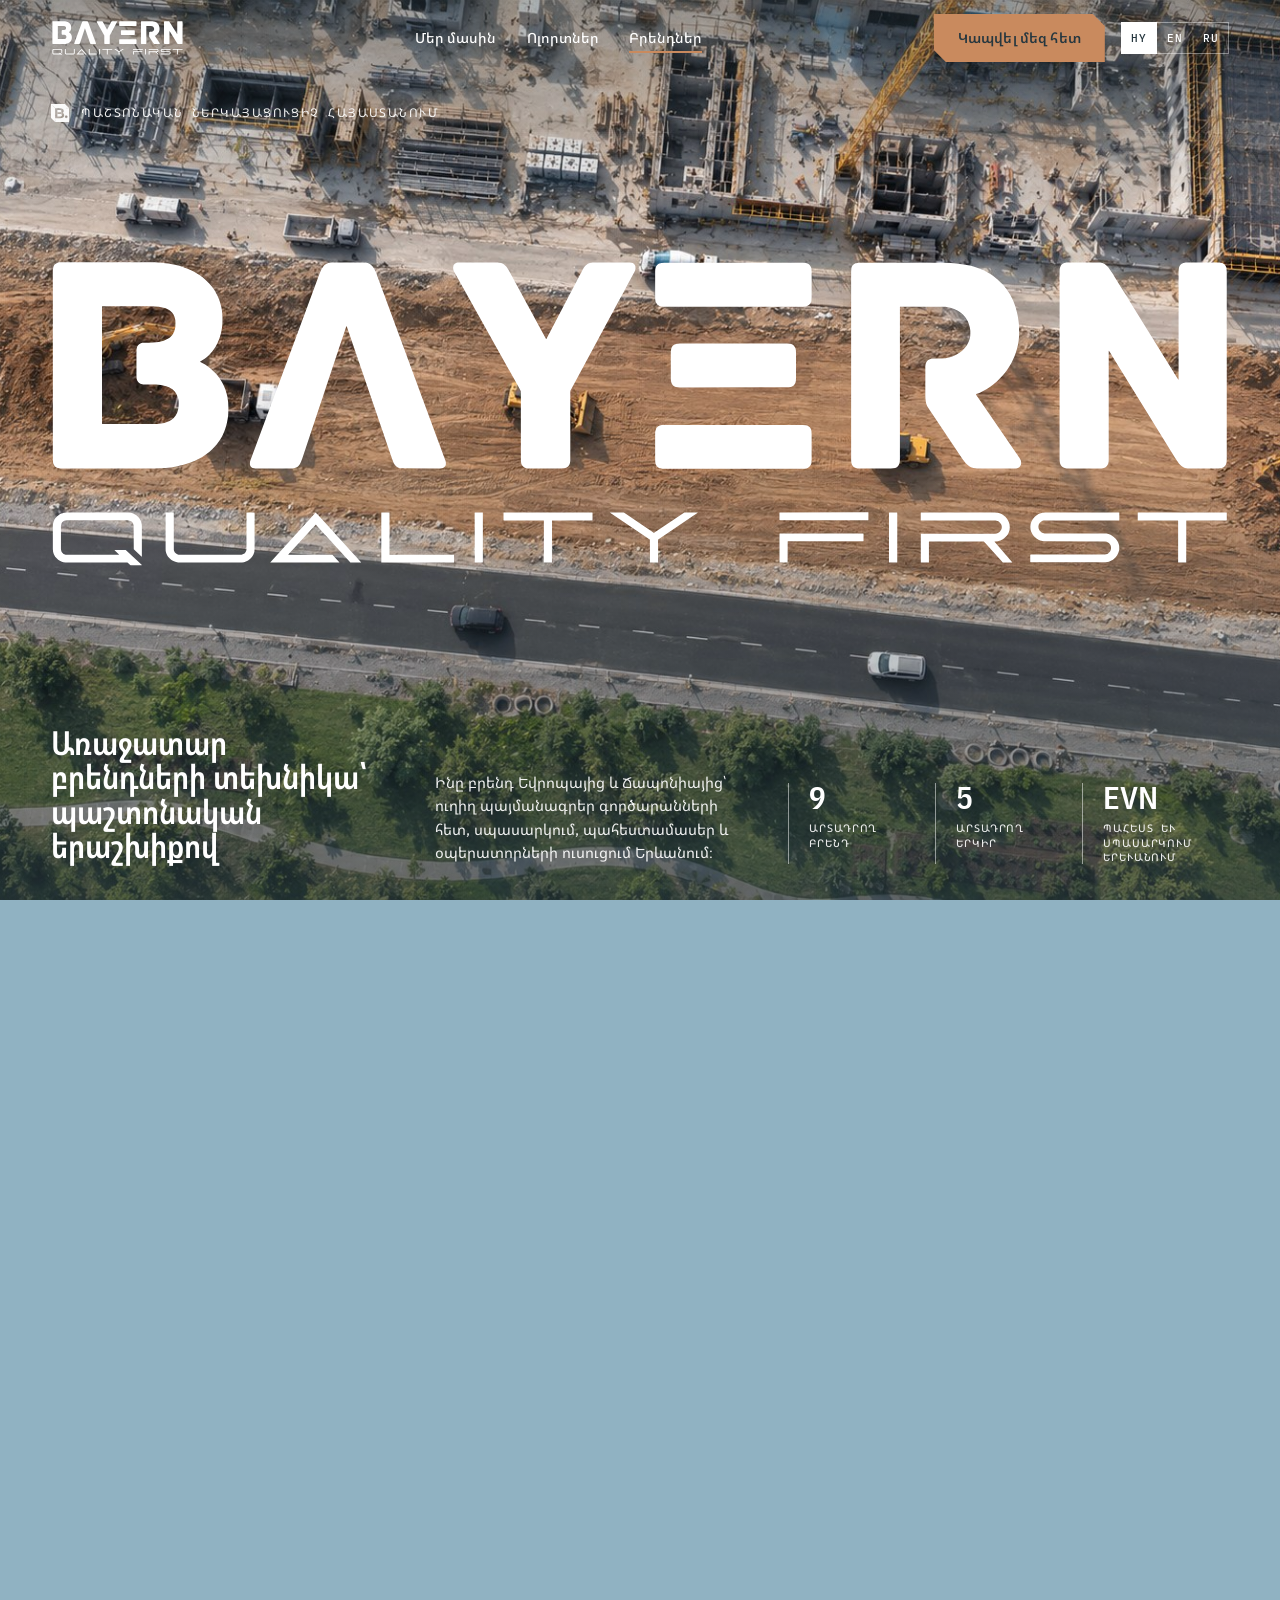
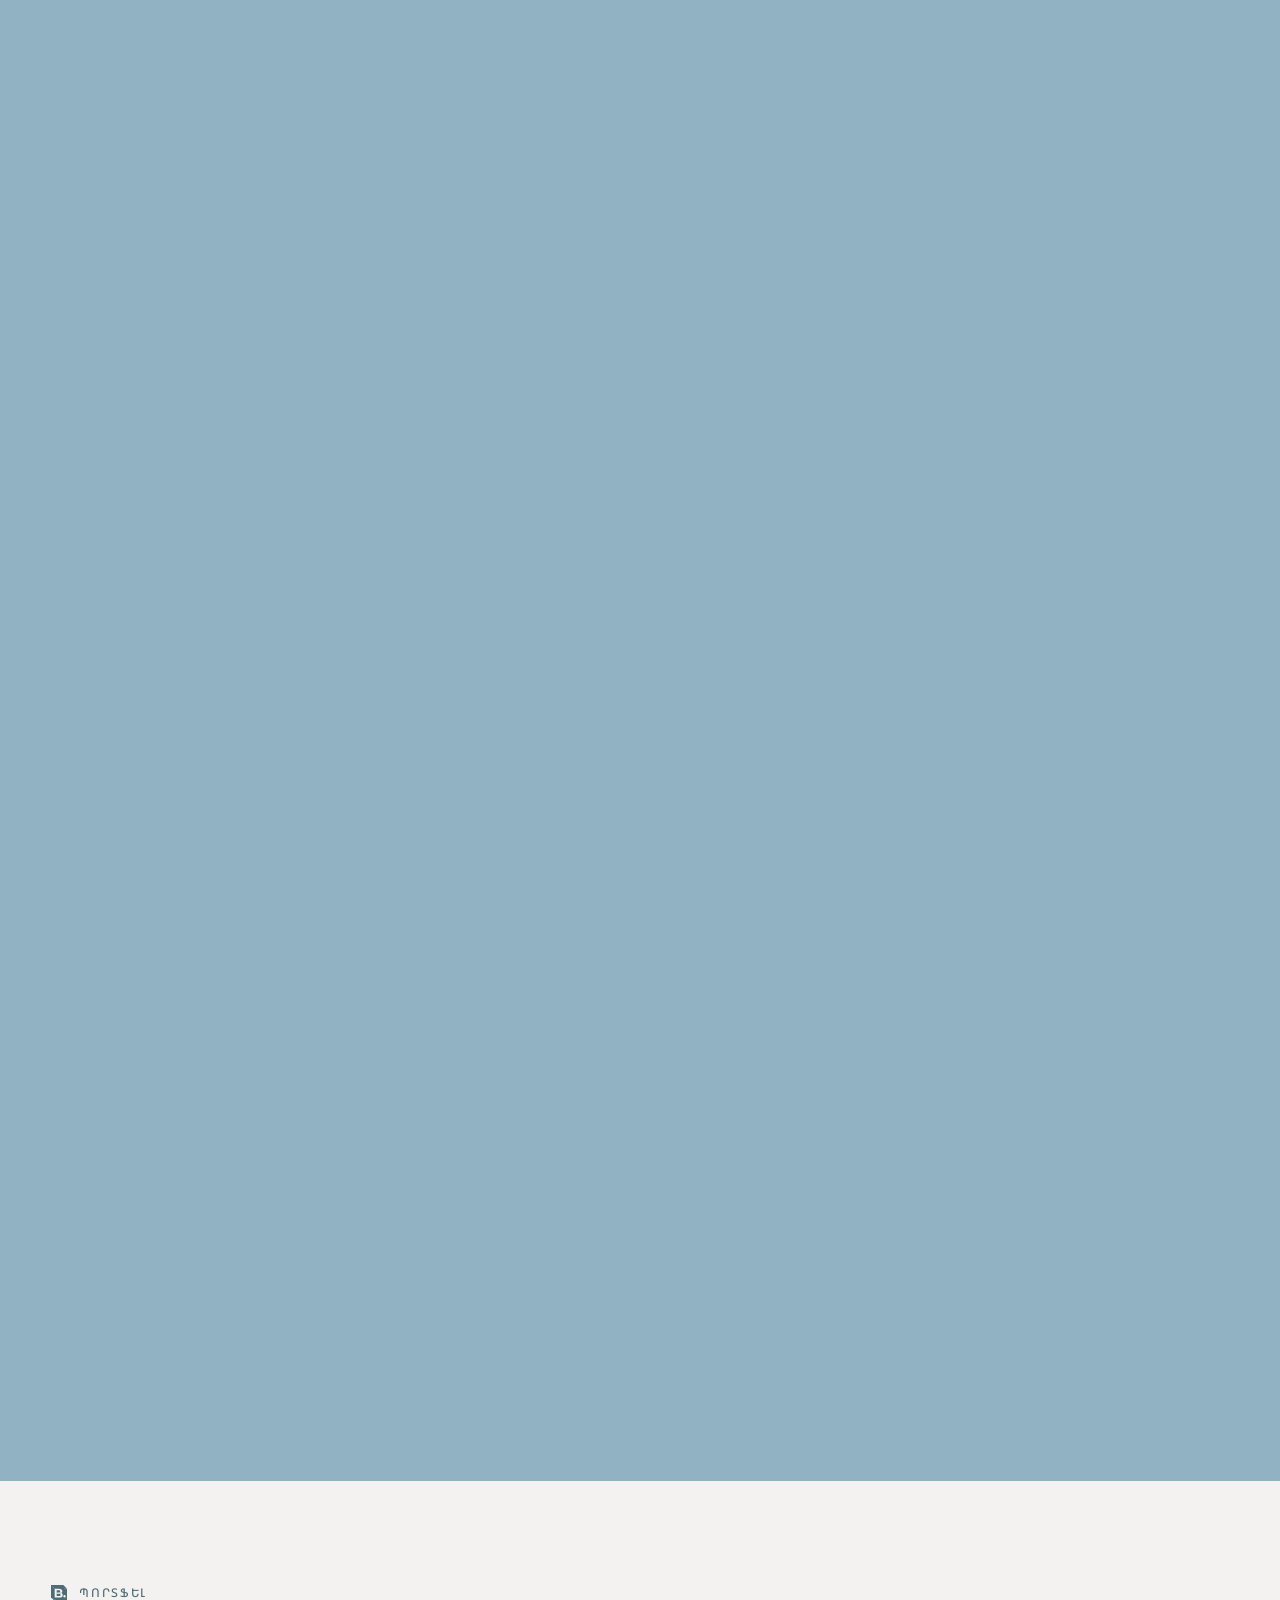
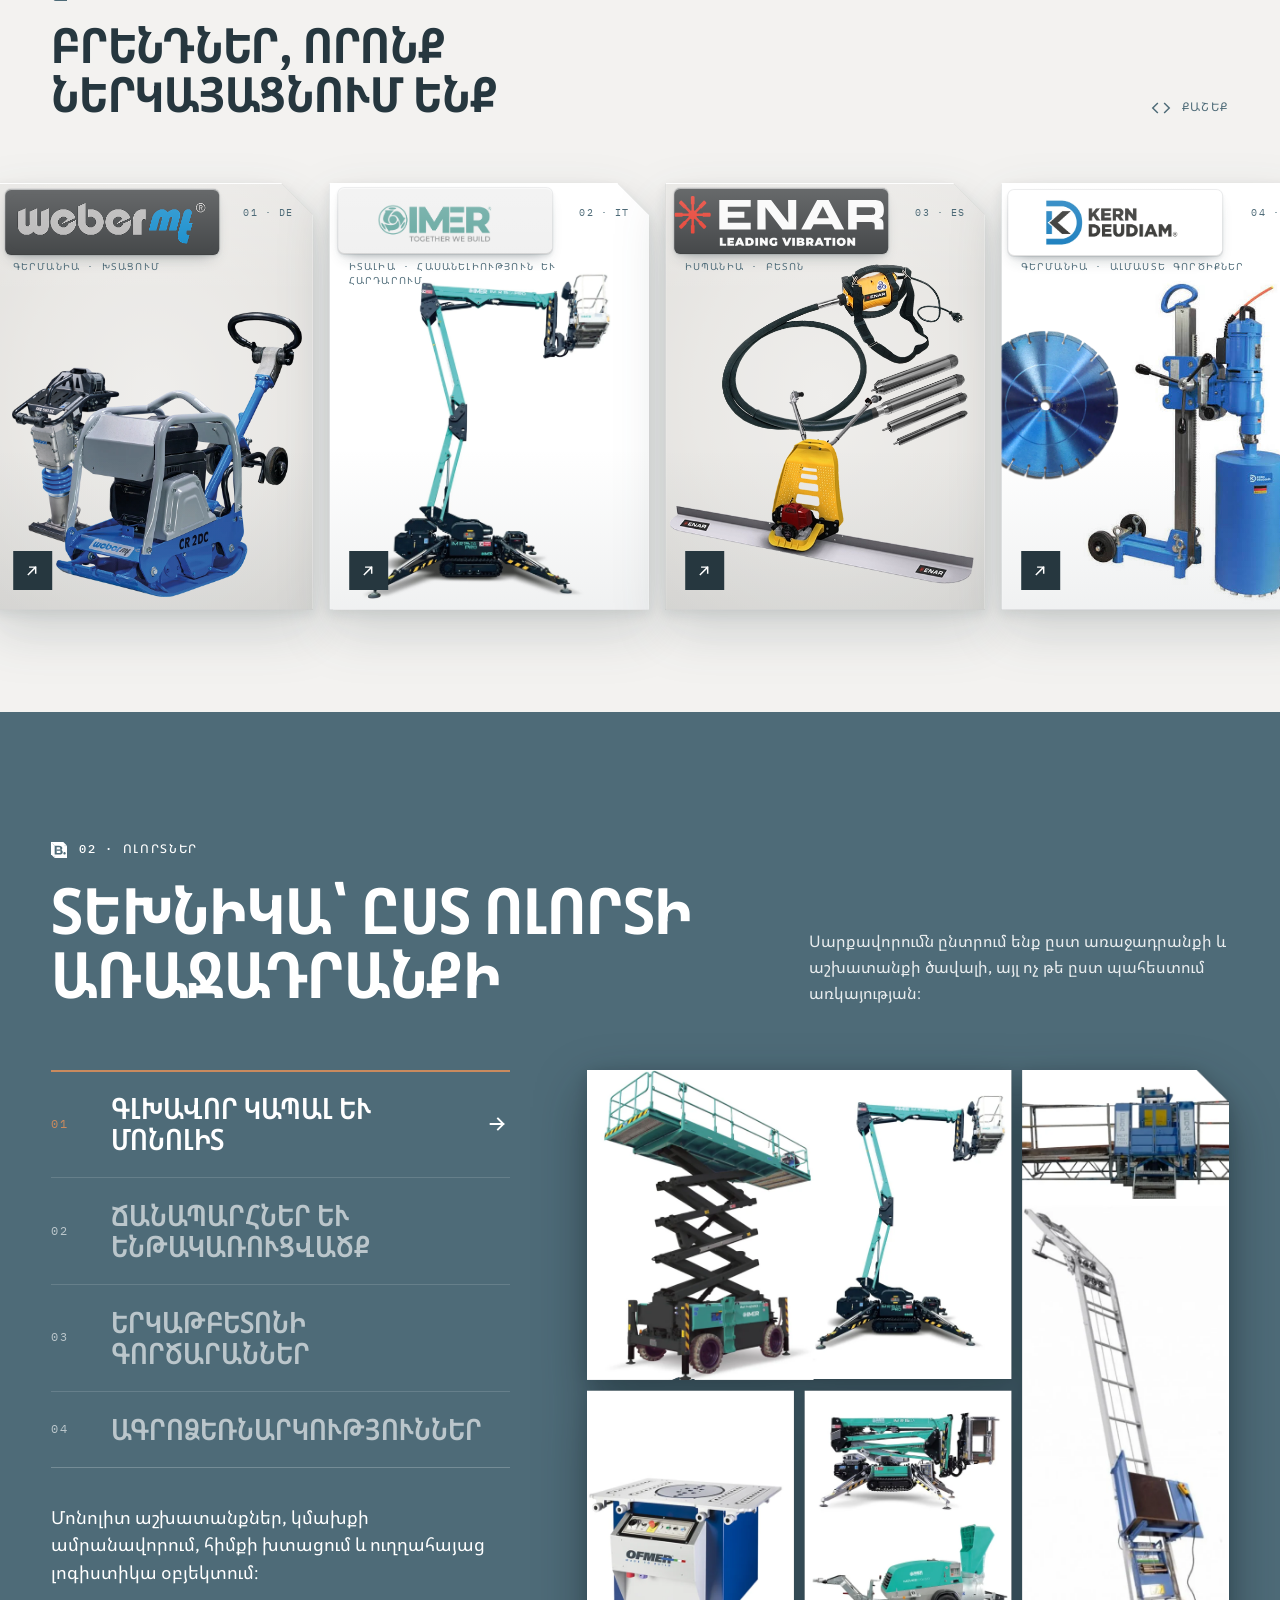
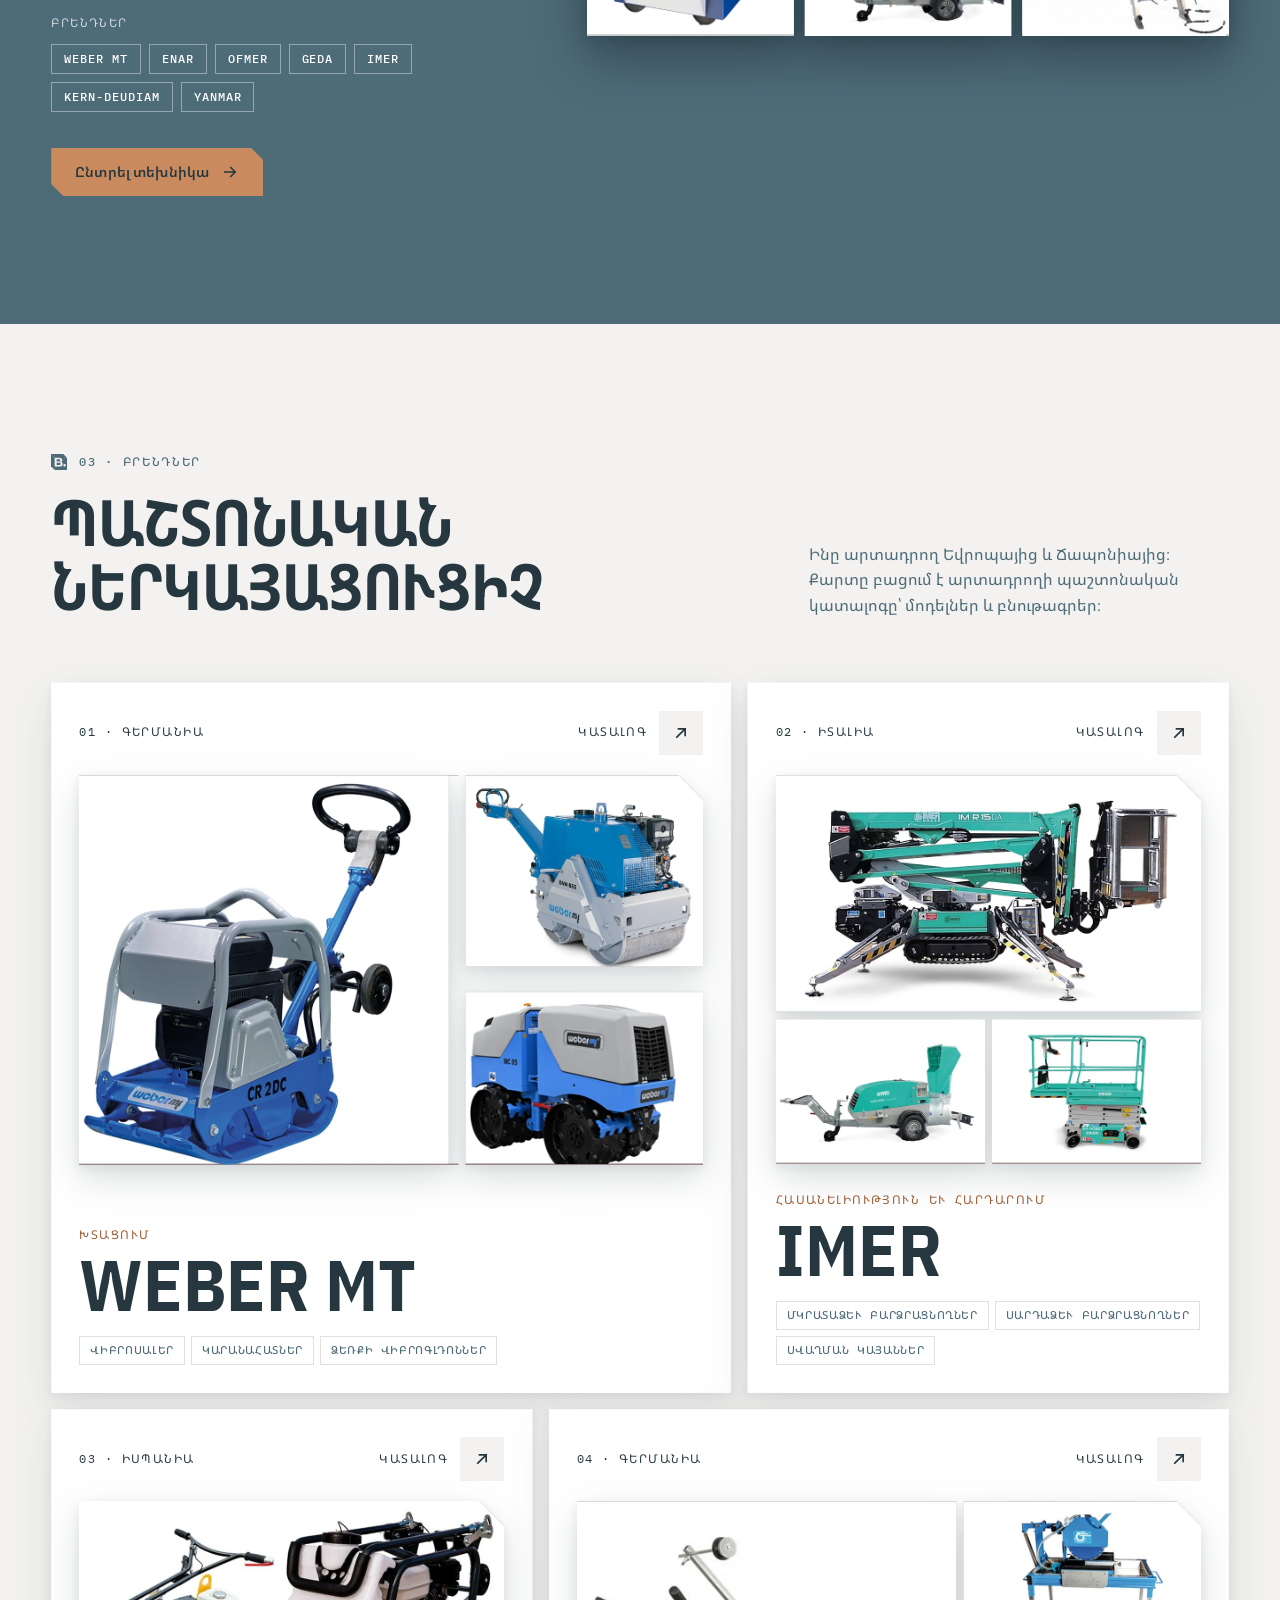
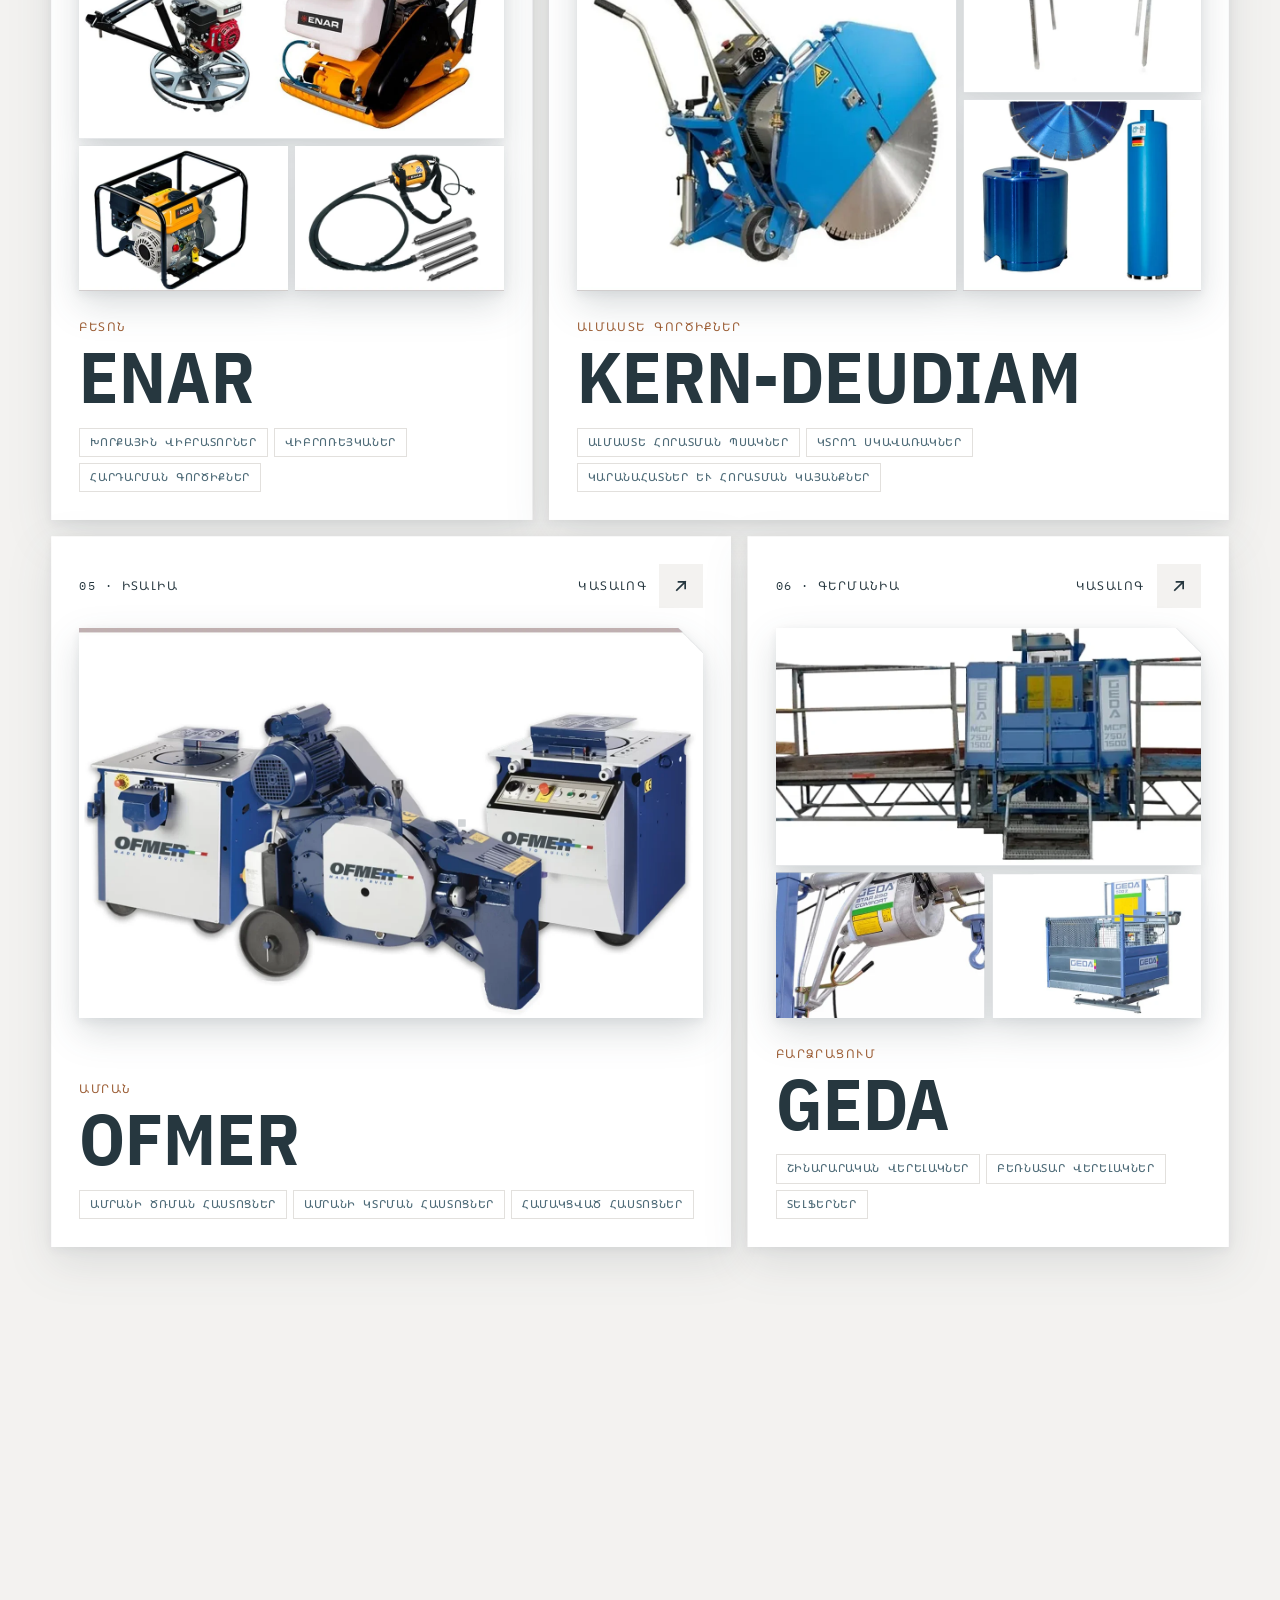
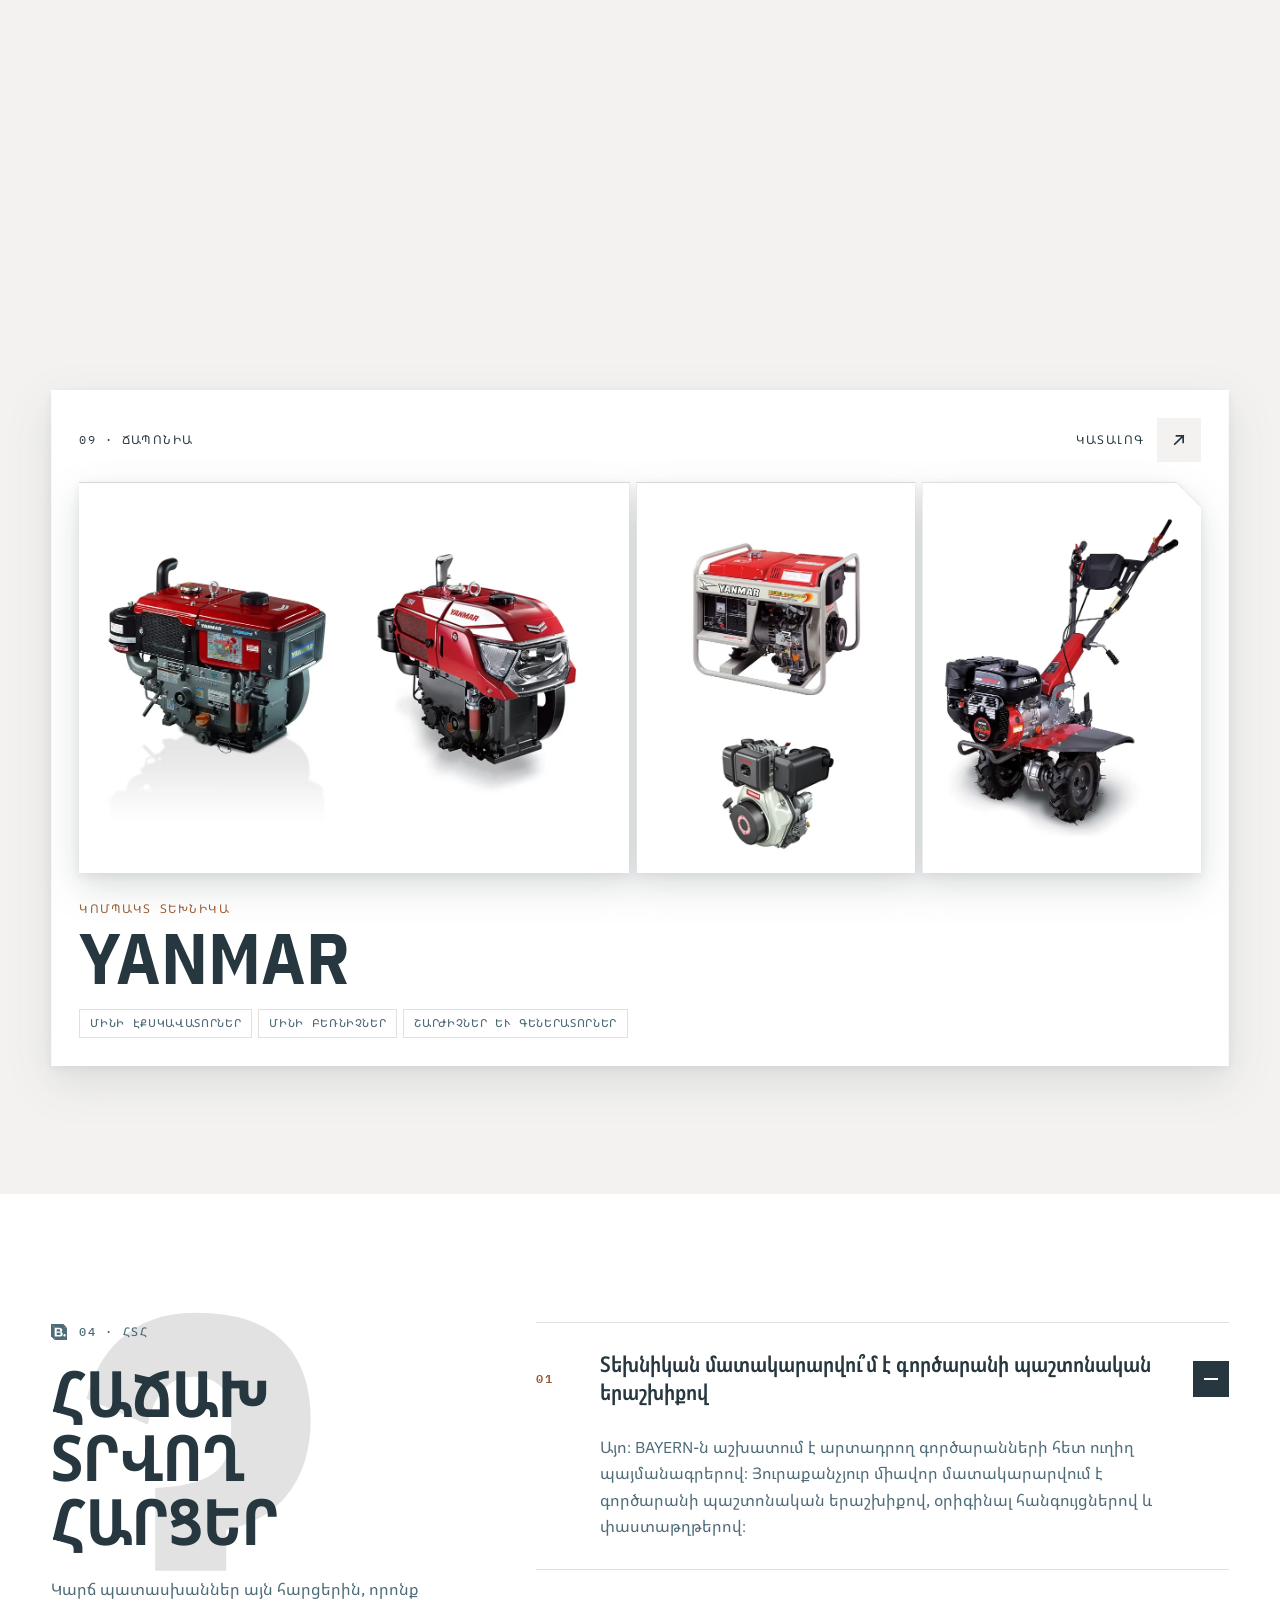
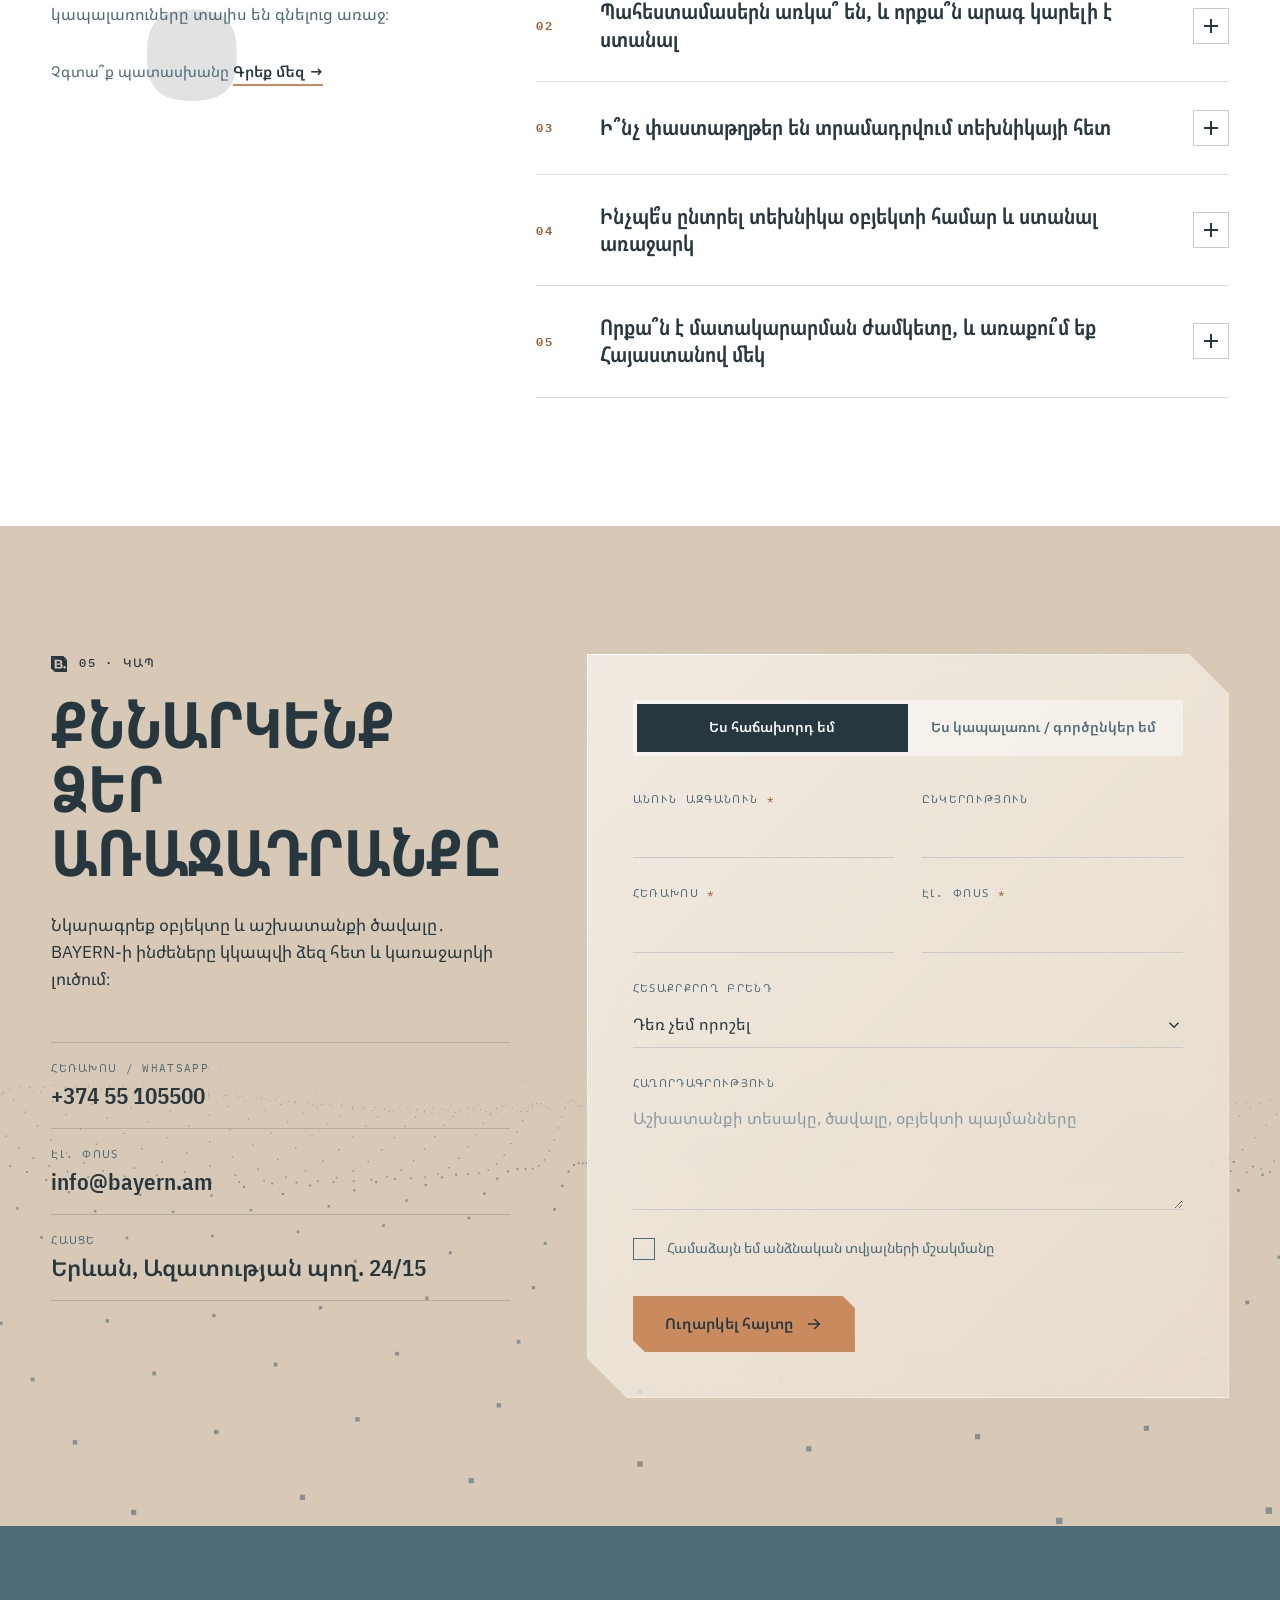
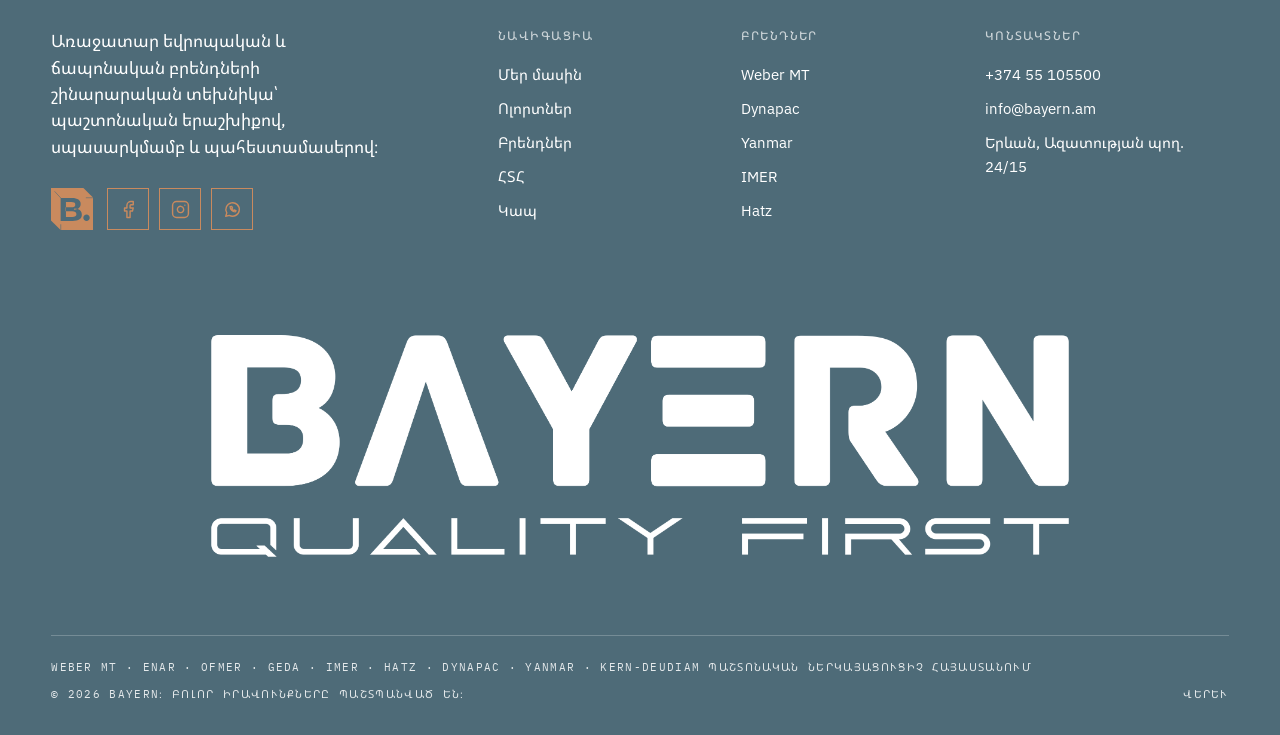
<file: index.html>
<!DOCTYPE html>
<html lang="hy">
<head>
  <meta charset="utf-8">
  <meta name="viewport" content="width=device-width, initial-scale=1">
  <title>BAYERN — Quality First</title>
  <meta name="description" content="BAYERN — official representative of Weber MT, ENAR, Ofmer, Geda, IMER and Hatz in Armenia. Equipment, service, spare parts and operator training.">
  <meta name="theme-color" content="#4E6B78">
  <link rel="icon" type="image/svg+xml" href="assets/img/favicon.svg">
  <script>document.documentElement.classList.add('js')</script>
  <link rel="preconnect" href="https://fonts.googleapis.com">
  <link rel="preconnect" href="https://fonts.gstatic.com" crossorigin>
  <link rel="stylesheet" href="https://fonts.googleapis.com/css2?family=IBM+Plex+Mono:wght@400;500&family=IBM+Plex+Sans+Condensed:wght@500;600;700&family=IBM+Plex+Sans:wght@400;500;600&family=Noto+Sans+Armenian:wdth,wght@62.5..100,400..700&display=swap">
  <link rel="stylesheet" href="assets/css/style.css">
</head>
<body data-page="home">

  <!-- ============ NAV ============ -->
  <header class="nav" id="nav">
    <div class="container nav__inner">
      <a class="nav__logo" href="#top" aria-label="BAYERN"></a>

      <nav class="nav__links" aria-label="Main">
        <a href="#about" data-i18n="nav.about">Մեր մասին</a>
        <a href="#industries" data-i18n="nav.industries">Ոլորտներ</a>
        <a href="#brands" data-i18n="nav.brands">Բրենդներ</a>
      </nav>

      <div class="nav__actions">
        <a class="btn btn--copper nav__cta" href="#contact"><span data-i18n="nav.cta">Հայցել առաջարկ</span></a>
        <div class="lang" role="group" aria-label="Language">
          <button type="button" class="lang__btn" data-lang="hy">HY</button>
          <button type="button" class="lang__btn" data-lang="en">EN</button>
          <button type="button" class="lang__btn" data-lang="ru">RU</button>
        </div>
        <button type="button" class="nav__burger" aria-expanded="false" aria-controls="mobileMenu" data-i18n-aria="nav.menu" aria-label="Menu">
          <span class="mark" aria-hidden="true"></span>
        </button>
      </div>
    </div>
  </header>

  <div class="mobile-menu" id="mobileMenu" hidden>
    <nav class="container mobile-menu__links" aria-label="Mobile">
      <a href="#about"><span class="mono">01</span><span data-i18n="nav.about">Մեր մասին</span></a>
      <a href="#industries"><span class="mono">02</span><span data-i18n="nav.industries">Ոլորտներ</span></a>
      <a href="#brands"><span class="mono">03</span><span data-i18n="nav.brands">Բրենդներ</span></a>
    </nav>
    <div class="container mobile-menu__foot">
      <div class="lang" role="group" aria-label="Language">
        <button type="button" class="lang__btn" data-lang="hy">HY</button>
        <button type="button" class="lang__btn" data-lang="en">EN</button>
        <button type="button" class="lang__btn" data-lang="ru">RU</button>
      </div>
      <a class="btn btn--copper" href="#contact"><span data-i18n="nav.cta">Հայցել առաջարկ</span></a>
    </div>
  </div>

  <main>

    <!-- ============ HERO ============ -->
    <!-- HERO — Glyph Portal: белый логотип на фото; при скролле камера входит в среднюю полосу E → About (assets/js/glyph-portal.js) -->
    <section class="gp hero-gp" id="top" data-gp aria-label="BAYERN — Quality First">
      <div data-gp-viewport aria-hidden="true"></div>

      <div data-gp-pin>
        <!-- Фото: assets/img/photos/hero/hero.jpg (подставится само, см. assets/img/photos/README.md) -->
        <div class="hero__photo" aria-hidden="true" data-photo="assets/img/photos/hero/hero.jpg">
          <span class="ph__label"><svg viewBox="0 0 24 24"><path d="M3 7h4l2-3h6l2 3h4v13H3z"/><path d="M9 10h6v6H9z"/></svg><span data-i18n="ph">Լուսանկար</span>&nbsp;· Hero 2400×1350</span>
        </div>
        <div class="hero__shade" aria-hidden="true"></div>

        <!-- Белое поле внутри контура логотипа = фон секции About -->
        <div data-gp-field aria-hidden="true" inert></div>

        <svg data-gp-art aria-hidden="true" focusable="false">
          <defs>
            <clipPath id="heroLogoClip" clipPathUnits="userSpaceOnUse">
              <path data-gp-glyph d="" />
            </clipPath>
          </defs>
          <g data-gp-marks style="visibility: hidden"><path /></g>
        </svg>

        <div data-gp-choices role="radiogroup" inert></div>
        <label data-gp-touch-picker hidden>
          <span data-gp-sr class="sr-only"></span>
          <select data-gp-select></select>
        </label>

        <!-- Без JS: обычный логотип -->
        <img data-gp-fallback src="assets/img/logo-white.png" width="2877" height="749" alt="">

        <div data-gp-front>
          <div class="container hero__inner">
            <p class="hero__eyebrow mono"><span class="mark mark--sm" aria-hidden="true"></span><span data-i18n="hero.eyebrow">Պաշտոնական ներկայացուցիչ Հայաստանում</span></p>
            <div class="hero__bottom">
              <h1 class="hero__title" data-i18n="hero.title">Եվրոպական տեխնիկա՝ պաշտոնական երաշխիքով</h1>
              <p class="hero__text" data-i18n="hero.text"></p>
              <ul class="hero__stats">
                <li><b>9</b><span data-i18n="hero.s1">եվրոպական բրենդ</span></li>
                <li><b>5</b><span data-i18n="hero.s2">արտադրող երկիր</span></li>
                <li><b>EVN</b><span data-i18n="hero.s3">պահեստ և սպասարկում Երևանում</span></li>
              </ul>
            </div>
          </div>
        </div>

        <div data-gp-caption>
          <span data-gp-hint aria-hidden="true"></span>
          <a data-gp-enter href="#about"><span data-i18n="gp.enter">Մտնել ներս</span><span aria-hidden="true">↘</span></a>
        </div>
      </div>

      <div data-gp-content>
        <!-- ============ ABOUT ============ -->
        <section class="about section" id="about">
          <div class="container about__grid">
            <div class="about__collage">
              <figure class="ph ph--steel about__p1 reveal" data-photo="assets/img/photos/about/about-1.jpg">
                <figcaption class="ph__label"><svg viewBox="0 0 24 24"><path d="M3 7h4l2-3h6l2 3h4v13H3z"/><path d="M9 10h6v6H9z"/></svg><span data-i18n="about.photo1"></span></figcaption>
              </figure>
              <figure class="ph ph--sand about__p2 reveal" style="--d:.12s" data-photo="assets/img/photos/about/about-2.jpg">
                <figcaption class="ph__label"><svg viewBox="0 0 24 24"><path d="M3 7h4l2-3h6l2 3h4v13H3z"/><path d="M9 10h6v6H9z"/></svg><span data-i18n="about.photo2"></span></figcaption>
              </figure>
              <figure class="ph ph--concrete about__p3 reveal" style="--d:.24s" data-photo="assets/img/photos/about/about-3.jpg">
                <figcaption class="ph__label"><svg viewBox="0 0 24 24"><path d="M3 7h4l2-3h6l2 3h4v13H3z"/><path d="M9 10h6v6H9z"/></svg><span data-i18n="about.photo3"></span></figcaption>
              </figure>
              <div class="about__badge reveal" style="--d:.36s">
                <span class="mark" aria-hidden="true"></span>
                <span class="mono">Quality first</span>
              </div>
            </div>

            <div class="about__text">
              <p class="label reveal" data-i18n="about.label"></p>
              <h2 class="h2 reveal" data-i18n="about.title"></h2>
              <p class="lead reveal" data-i18n="about.lead"></p>
              <dl class="about__mv reveal">
                <div>
                  <dt class="mono" data-i18n="about.missionLabel"></dt>
                  <dd data-i18n="about.mission"></dd>
                </div>
                <div>
                  <dt class="mono" data-i18n="about.visionLabel"></dt>
                  <dd data-i18n="about.vision"></dd>
                </div>
              </dl>
            </div>
          </div>

          <div class="container">
            <ul class="values">
              <li class="value reveal">
                <img class="value__art" src="assets/img/values/value-1.jpg" alt="" loading="lazy" decoding="async">
                <span class="value__num mono">01</span>
                <h3 data-i18n="value.1.title"></h3>
                <p data-i18n="value.1.text"></p>
              </li>
              <li class="value reveal" style="--d:.08s">
                <img class="value__art" src="assets/img/values/value-2.jpg" alt="" loading="lazy" decoding="async">
                <span class="value__num mono">02</span>
                <h3 data-i18n="value.2.title"></h3>
                <p data-i18n="value.2.text"></p>
              </li>
              <li class="value reveal" style="--d:.16s">
                <img class="value__art" src="assets/img/values/value-3.jpg" alt="" loading="lazy" decoding="async">
                <span class="value__num mono">03</span>
                <h3 data-i18n="value.3.title"></h3>
                <p data-i18n="value.3.text"></p>
              </li>
              <li class="value reveal" style="--d:.24s">
                <img class="value__art" src="assets/img/values/value-4.jpg" alt="" loading="lazy" decoding="async">
                <span class="value__num mono">04</span>
                <h3 data-i18n="value.4.title"></h3>
                <p data-i18n="value.4.text"></p>
              </li>
            </ul>
          </div>
        </section>
      </div>
    </section>

    <div class="stack">

      <!-- ============ BRAND CAROUSEL ============ -->
      <section class="strip" id="portfolio">
        <div class="container section-head section-head--row">
          <div>
            <p class="label" data-i18n="carousel.label">Պորտֆել</p>
            <h2 class="h2 h2--md" data-i18n="carousel.title">Բրենդներ, որոնք ներկայացնում ենք</h2>
          </div>
          <p class="drag-hint mono" aria-hidden="true">
            <svg viewBox="0 0 24 24"><path d="M8 7l-5 5 5 5M16 7l5 5-5 5"/></svg>
            <span data-i18n="carousel.hint">Քաշեք</span>
          </p>
        </div>

        <div class="carousel" data-carousel>
          <div class="carousel__track">
            <!-- portfolio:start -->
            <a class="bcard bcard--tint" href="#brand-weber-mt" draggable="false">
              <div class="bcard__art" aria-hidden="true">
                <img class="bcard__layer bcard__layer--photo" src="assets/img/portfolio/weber-mt/weber3.png" style="left:3.333%;top:41.458%;width:36.944%;height:43.958%" alt="" draggable="false" loading="lazy" decoding="async">
                <span class="bcard__plate" style="left:3.611%;top:1.458%;width:66.944%;height:15.417%;--plate:#313436"></span>
                <img class="bcard__layer bcard__layer--logo" src="assets/img/portfolio/weber-mt/webermt-logo.png" style="left:5%;top:2.5%;width:64.167%;height:13.125%" alt="" draggable="false" loading="lazy" decoding="async">
                <img class="bcard__layer bcard__layer--photo" src="assets/img/portfolio/weber-mt/weber2.webp" style="left:18.333%;top:29.167%;width:79.722%;height:68.75%" alt="" draggable="false" loading="lazy" decoding="async">
              </div>
              <h3 class="sr-only">Weber MT</h3>
              <span class="bcard__num mono">01 · DE</span>
              <p class="bcard__meta mono"><span data-i18n="country.de"></span> · <span data-i18n="cat.compaction"></span></p>
              <span class="bcard__go" aria-hidden="true"><svg viewBox="0 0 24 24" aria-hidden="true"><path d="M7 17L17 7M9 7h8v8"/></svg></span>
            </a>
            <a class="bcard" href="#brand-imer" style="--card-bg:#FFFFFF" draggable="false">
              <div class="bcard__art" aria-hidden="true">
                <img class="bcard__layer bcard__layer--photo" src="assets/img/portfolio/imer/imer2.webp" style="left:1.111%;top:13.333%;width:100%;height:92.917%" alt="" draggable="false" loading="lazy" decoding="async">
                <span class="bcard__plate" style="left:2.778%;top:1.25%;width:66.944%;height:15.417%;--plate:#EFEFEF"></span>
                <img class="bcard__layer bcard__layer--logo" src="assets/img/portfolio/imer/imer-logo.png" style="left:13.056%;top:2.292%;width:44.722%;height:13.333%" alt="" draggable="false" loading="lazy" decoding="async">
              </div>
              <h3 class="sr-only">IMER</h3>
              <span class="bcard__num mono">02 · IT</span>
              <p class="bcard__meta mono"><span data-i18n="country.it"></span> · <span data-i18n="cat.access"></span></p>
              <span class="bcard__go" aria-hidden="true"><svg viewBox="0 0 24 24" aria-hidden="true"><path d="M7 17L17 7M9 7h8v8"/></svg></span>
            </a>
            <a class="bcard bcard--tint" href="#brand-enar" draggable="false">
              <div class="bcard__art" aria-hidden="true">
                <span class="bcard__plate" style="left:2.778%;top:1.25%;width:66.944%;height:15.417%;--plate:#313436"></span>
                <img class="bcard__layer bcard__layer--logo bcard__layer--contain" src="assets/img/portfolio/enar/enar-logo.svg" style="left:2.778%;top:2.708%;width:65.556%;height:12.5%" alt="" draggable="false" loading="lazy" decoding="async">
                <img class="bcard__layer bcard__layer--photo" src="assets/img/portfolio/enar/enar3.webp" style="left:16.944%;top:10.208%;width:78.889%;height:59.167%" alt="" draggable="false" loading="lazy" decoding="async">
                <img class="bcard__layer bcard__layer--photo" src="assets/img/portfolio/enar/enar4.webp" style="left:0.556%;top:34.583%;width:97.222%;height:72.917%" alt="" draggable="false" loading="lazy" decoding="async">
              </div>
              <h3 class="sr-only">ENAR</h3>
              <span class="bcard__num mono">03 · ES</span>
              <p class="bcard__meta mono"><span data-i18n="country.es"></span> · <span data-i18n="cat.concrete"></span></p>
              <span class="bcard__go" aria-hidden="true"><svg viewBox="0 0 24 24" aria-hidden="true"><path d="M7 17L17 7M9 7h8v8"/></svg></span>
            </a>
            <a class="bcard" href="#brand-kern-deudiam" style="--card-bg:#FFFFFF" draggable="false">
              <div class="bcard__art" aria-hidden="true">
                <span class="bcard__plate" style="left:2.222%;top:1.667%;width:66.944%;height:15.417%;--plate:#FFFFFF"></span>
                <span class="bcard__layer bcard__layer--logo bcard__crop" style="left:10.556%;top:3.125%;width:47.778%;height:12.5%"><img src="assets/img/portfolio/kern-deudiam/kern-logo.webp" style="width:100.258%;height:161.667%;left:-0.129%;top:-31.667%" alt="" draggable="false" loading="lazy" decoding="async"></span>
                <img class="bcard__layer bcard__layer--photo" src="assets/img/portfolio/kern-deudiam/kern6.jpg" style="left:25.556%;top:21.875%;width:64.722%;height:77.083%" alt="" draggable="false" loading="lazy" decoding="async">
                <img class="bcard__layer bcard__layer--photo" src="assets/img/portfolio/kern-deudiam/kern7.webp" style="left:-16.111%;top:29.167%;width:59.722%;height:44.792%" alt="" draggable="false" loading="lazy" decoding="async">
              </div>
              <h3 class="sr-only">Kern-Deudiam</h3>
              <span class="bcard__num mono">04 · DE</span>
              <p class="bcard__meta mono"><span data-i18n="country.de"></span> · <span data-i18n="cat.diamond"></span></p>
              <span class="bcard__go" aria-hidden="true"><svg viewBox="0 0 24 24" aria-hidden="true"><path d="M7 17L17 7M9 7h8v8"/></svg></span>
            </a>
            <a class="bcard bcard--tint" href="#brand-ofmer" draggable="false">
              <div class="bcard__art" aria-hidden="true">
                <span class="bcard__plate" style="left:2.778%;top:1.25%;width:66.944%;height:15.417%;--plate:#313436"></span>
                <img class="bcard__layer bcard__layer--photo" src="assets/img/portfolio/ofmer/ofmer3.webp" style="left:4.167%;top:18.125%;width:116.111%;height:87.292%" alt="" draggable="false" loading="lazy" decoding="async">
                <img class="bcard__layer bcard__layer--logo" src="assets/img/portfolio/ofmer/ofmer-logo.webp" style="left:7.5%;top:4.583%;width:60.833%;height:8.542%" alt="" draggable="false" loading="lazy" decoding="async">
              </div>
              <h3 class="sr-only">Ofmer</h3>
              <span class="bcard__num mono">05 · IT</span>
              <p class="bcard__meta mono"><span data-i18n="country.it"></span> · <span data-i18n="cat.rebar"></span></p>
              <span class="bcard__go" aria-hidden="true"><svg viewBox="0 0 24 24" aria-hidden="true"><path d="M7 17L17 7M9 7h8v8"/></svg></span>
            </a>
            <a class="bcard" href="#brand-geda" style="--card-bg:#FFFFFF" draggable="false">
              <div class="bcard__art" aria-hidden="true">
                <img class="bcard__layer bcard__layer--photo" src="assets/img/portfolio/geda/geda5.jpg" style="left:5%;top:24.792%;width:101.389%;height:76.042%" alt="" draggable="false" loading="lazy" decoding="async">
                <span class="bcard__plate" style="left:2.778%;top:1.25%;width:66.944%;height:15.417%;--plate:#FFFFFF"></span>
                <img class="bcard__layer bcard__layer--logo" src="assets/img/portfolio/geda/geda-logo.png" style="left:15%;top:3.333%;width:42.5%;height:11.042%" alt="" draggable="false" loading="lazy" decoding="async">
              </div>
              <h3 class="sr-only">Geda</h3>
              <span class="bcard__num mono">06 · DE</span>
              <p class="bcard__meta mono"><span data-i18n="country.de"></span> · <span data-i18n="cat.lifting"></span></p>
              <span class="bcard__go" aria-hidden="true"><svg viewBox="0 0 24 24" aria-hidden="true"><path d="M7 17L17 7M9 7h8v8"/></svg></span>
            </a>
            <a class="bcard" href="#brand-dynapac" style="--card-bg:#ECEBE9" draggable="false">
              <div class="bcard__art" aria-hidden="true">
                <span class="bcard__plate" style="left:2.222%;top:1.667%;width:66.944%;height:15.417%;--plate:#9A2A20"></span>
                <img class="bcard__layer bcard__layer--logo" src="assets/img/portfolio/dynapac/dynapac-logo.png" style="left:2.778%;top:3.125%;width:66.111%;height:12.5%" alt="" draggable="false" loading="lazy" decoding="async">
                <img class="bcard__layer bcard__layer--photo" src="assets/img/portfolio/dynapac/dynapac6.jpg" style="left:-18.333%;top:29.792%;width:131.667%;height:65.417%" alt="" draggable="false" loading="lazy" decoding="async">
              </div>
              <h3 class="sr-only">Dynapac</h3>
              <span class="bcard__num mono">07 · SE</span>
              <p class="bcard__meta mono"><span data-i18n="country.se"></span> · <span data-i18n="cat.light"></span></p>
              <span class="bcard__go" aria-hidden="true"><svg viewBox="0 0 24 24" aria-hidden="true"><path d="M7 17L17 7M9 7h8v8"/></svg></span>
            </a>
            <a class="bcard" href="#brand-hatz" style="--card-bg:#E5E5E5" draggable="false">
              <div class="bcard__art" aria-hidden="true">
                <img class="bcard__layer bcard__layer--photo" src="assets/img/portfolio/hatz/hatz4.webp" style="left:-16.389%;top:33.542%;width:141.944%;height:66.458%" alt="" draggable="false" loading="lazy" decoding="async">
                <span class="bcard__plate" style="left:2.222%;top:1.875%;width:66.944%;height:15.417%;--plate:#DA281B"></span>
                <span class="bcard__layer bcard__layer--logo bcard__crop" style="left:12.222%;top:2.708%;width:46.944%;height:12.708%"><img src="assets/img/portfolio/hatz/hatz-logo.webp" style="width:100%;height:249.484%;left:0%;top:-121.508%" alt="" draggable="false" loading="lazy" decoding="async"></span>
              </div>
              <h3 class="sr-only">Hatz</h3>
              <span class="bcard__num mono">08 · DE</span>
              <p class="bcard__meta mono"><span data-i18n="country.de"></span> · <span data-i18n="cat.power"></span></p>
              <span class="bcard__go" aria-hidden="true"><svg viewBox="0 0 24 24" aria-hidden="true"><path d="M7 17L17 7M9 7h8v8"/></svg></span>
            </a>
            <a class="bcard" href="#brand-yanmar" style="--card-bg:#FFFFFF" draggable="false">
              <div class="bcard__art" aria-hidden="true">
                <img class="bcard__layer bcard__layer--photo" src="assets/img/portfolio/yanmar/yanmar8.webp" style="left:-6.944%;top:5%;width:108.611%;height:101.875%" alt="" draggable="false" loading="lazy" decoding="async">
                <span class="bcard__plate" style="left:2.222%;top:1.667%;width:66.944%;height:15.417%;--plate:#FFFFFF"></span>
                <span class="bcard__layer bcard__layer--logo bcard__crop" style="left:2.778%;top:3.75%;width:63.889%;height:11.667%"><img src="assets/img/portfolio/yanmar/yanmar-logo.png" style="width:110.217%;height:100%;left:-3.043%;top:0%" alt="" draggable="false" loading="lazy" decoding="async"></span>
              </div>
              <h3 class="sr-only">Yanmar</h3>
              <span class="bcard__num mono">09 · JP</span>
              <p class="bcard__meta mono"><span data-i18n="country.jp"></span> · <span data-i18n="cat.compact"></span></p>
              <span class="bcard__go" aria-hidden="true"><svg viewBox="0 0 24 24" aria-hidden="true"><path d="M7 17L17 7M9 7h8v8"/></svg></span>
            </a>
            <!-- portfolio:end -->
          </div>
        </div>
      </section>

      <!-- ============ INDUSTRIES ============ -->
      <section class="industries section section--deep" id="industries">
        <div class="container section-head">
          <div>
            <p class="label reveal" data-i18n="ind.label"></p>
            <h2 class="h2 reveal" data-i18n="ind.title"></h2>
          </div>
          <p class="section-head__text reveal" data-i18n="ind.text"></p>
        </div>

        <div class="container ind__grid">
          <div class="ind__side">
            <div class="ind__list" role="tablist" aria-orientation="vertical">
              <button type="button" class="ind__item is-active" role="tab" aria-selected="true" aria-controls="indPanel" data-ind="1"><span class="mono">01</span><span class="ind__name" data-i18n="ind.1.name"></span><svg viewBox="0 0 24 24"><path d="M5 12h14M13 6l6 6-6 6"/></svg></button>
              <button type="button" class="ind__item" role="tab" aria-selected="false" aria-controls="indPanel" tabindex="-1" data-ind="2"><span class="mono">02</span><span class="ind__name" data-i18n="ind.2.name"></span><svg viewBox="0 0 24 24"><path d="M5 12h14M13 6l6 6-6 6"/></svg></button>
              <button type="button" class="ind__item" role="tab" aria-selected="false" aria-controls="indPanel" tabindex="-1" data-ind="3"><span class="mono">03</span><span class="ind__name" data-i18n="ind.3.name"></span><svg viewBox="0 0 24 24"><path d="M5 12h14M13 6l6 6-6 6"/></svg></button>
              <button type="button" class="ind__item" role="tab" aria-selected="false" aria-controls="indPanel" tabindex="-1" data-ind="4"><span class="mono">04</span><span class="ind__name" data-i18n="ind.4.name"></span><svg viewBox="0 0 24 24"><path d="M5 12h14M13 6l6 6-6 6"/></svg></button>
            </div>

            <div class="ind__detail" id="indPanel" role="tabpanel">
              <p class="ind__desc" data-i18n="ind.1.text"></p>
              <p class="ind__tags-label mono" data-i18n="ind.brands"></p>
              <ul class="tags" data-ind-tags></ul>
              <a class="btn btn--copper" href="#contact"><span data-i18n="ind.cta"></span><svg viewBox="0 0 24 24"><path d="M5 12h14M13 6l6 6-6 6"/></svg></a>
            </div>
          </div>

          <div class="ind__gallery" data-ind-gallery>
            <div class="ph ph--steel g1"><span class="ph__label"><svg viewBox="0 0 24 24"><path d="M3 7h4l2-3h6l2 3h4v13H3z"/><path d="M9 10h6v6H9z"/></svg><span data-ind-num>01</span>&nbsp;· <span data-i18n="ph"></span> 1/4</span></div>
            <div class="ph ph--sand g2"><span class="ph__label"><svg viewBox="0 0 24 24"><path d="M3 7h4l2-3h6l2 3h4v13H3z"/><path d="M9 10h6v6H9z"/></svg><span data-ind-num>01</span>&nbsp;· <span data-i18n="ph"></span> 2/4</span></div>
            <div class="ph ph--concrete g3"><span class="ph__label"><svg viewBox="0 0 24 24"><path d="M3 7h4l2-3h6l2 3h4v13H3z"/><path d="M9 10h6v6H9z"/></svg><span data-ind-num>01</span>&nbsp;· 3/4</span></div>
            <div class="ph ph--paper g4"><span class="ph__label"><svg viewBox="0 0 24 24"><path d="M3 7h4l2-3h6l2 3h4v13H3z"/><path d="M9 10h6v6H9z"/></svg><span data-ind-num>01</span>&nbsp;· 4/4</span></div>
          </div>
        </div>
      </section>

      <!-- ============ BRANDS / SERVICES ============ -->
      <section class="brands section" id="brands">
        <div class="container section-head">
          <div>
            <p class="label reveal" data-i18n="brands.label"></p>
            <h2 class="h2 reveal" data-i18n="brands.title"></h2>
          </div>
          <p class="section-head__text reveal" data-i18n="brands.text"></p>
        </div>

        <div class="container bento">
          <!-- brands:start -->
          <a class="pcard pcard--wide reveal" id="brand-weber-mt" href="https://katalog.webermt.com/FlipBook_WeberMT-Katalog2025-GB/" target="_blank" rel="noopener noreferrer">
            <div class="pcard__top mono"><span>01 · <span data-i18n="country.de"></span></span><span class="pcard__go"><span data-i18n="brands.more"></span><span class="pcard__arrow"><svg viewBox="0 0 24 24" aria-hidden="true"><path d="M7 17L17 7M9 7h8v8"/></svg></span></span></div>
            <div class="pcard__media collage collage--wide" style="aspect-ratio:704 / 440" data-photo="assets/img/photos/brands/weber-mt.webp" aria-hidden="true">
              <span class="collage__tile collage__tile--ph" style="left:0%;top:0%;width:60.795%;height:100%;background:#F3F2F0"><span class="ph__label"><svg viewBox="0 0 24 24"><path d="M3 7h4l2-3h6l2 3h4v13H3z"/><path d="M9 10h6v6H9z"/></svg><span data-i18n="ph"></span> 1</span></span>
              <span class="collage__tile collage__tile--ph" style="left:61.932%;top:0%;width:38.068%;height:49.091%;background:#F3F2F0"><span class="ph__label"><svg viewBox="0 0 24 24"><path d="M3 7h4l2-3h6l2 3h4v13H3z"/><path d="M9 10h6v6H9z"/></svg><span data-i18n="ph"></span> 2</span></span>
              <span class="collage__tile collage__tile--ph" style="left:61.932%;top:50.909%;width:38.068%;height:49.091%;background:#F3F2F0"><span class="ph__label"><svg viewBox="0 0 24 24"><path d="M3 7h4l2-3h6l2 3h4v13H3z"/><path d="M9 10h6v6H9z"/></svg><span data-i18n="ph"></span> 3</span></span>
            </div>
            <div class="pcard__body">
              <p class="pcard__cat mono" data-i18n="cat.compaction"></p>
              <h3 class="pcard__name">Weber MT</h3>
              <ul class="pcard__list"><li data-i18n="weber.p1"></li><li data-i18n="weber.p2"></li><li data-i18n="weber.p3"></li></ul>
            </div>
          </a>
          <a class="pcard reveal" id="brand-imer" href="https://www.imergroup.com/en/products/" target="_blank" rel="noopener noreferrer" style="--d:.1s">
            <div class="pcard__top mono"><span>02 · <span data-i18n="country.it"></span></span><span class="pcard__go"><span data-i18n="brands.more"></span><span class="pcard__arrow"><svg viewBox="0 0 24 24" aria-hidden="true"><path d="M7 17L17 7M9 7h8v8"/></svg></span></span></div>
            <div class="pcard__media collage collage--narrow" style="aspect-ratio:480 / 440" data-photo="assets/img/photos/brands/imer.webp" aria-hidden="true">
              <span class="collage__tile collage__tile--ph" style="left:0%;top:0%;width:100%;height:60.909%;background:#F3F2F0"><span class="ph__label"><svg viewBox="0 0 24 24"><path d="M3 7h4l2-3h6l2 3h4v13H3z"/><path d="M9 10h6v6H9z"/></svg><span data-i18n="ph"></span> 1</span></span>
              <span class="collage__tile collage__tile--ph" style="left:0%;top:62.727%;width:49.167%;height:37.273%;background:#F3F2F0"><span class="ph__label"><svg viewBox="0 0 24 24"><path d="M3 7h4l2-3h6l2 3h4v13H3z"/><path d="M9 10h6v6H9z"/></svg><span data-i18n="ph"></span> 2</span></span>
              <span class="collage__tile collage__tile--ph" style="left:50.833%;top:62.727%;width:49.167%;height:37.273%;background:#F3F2F0"><span class="ph__label"><svg viewBox="0 0 24 24"><path d="M3 7h4l2-3h6l2 3h4v13H3z"/><path d="M9 10h6v6H9z"/></svg><span data-i18n="ph"></span> 3</span></span>
            </div>
            <div class="pcard__body">
              <p class="pcard__cat mono" data-i18n="cat.access"></p>
              <h3 class="pcard__name">IMER</h3>
              <ul class="pcard__list"><li data-i18n="imer.p1"></li><li data-i18n="imer.p2"></li><li data-i18n="imer.p3"></li></ul>
            </div>
          </a>
          <a class="pcard reveal" id="brand-enar" href="https://www.enargroup.com/eme/range/vibration/products" target="_blank" rel="noopener noreferrer">
            <div class="pcard__top mono"><span>03 · <span data-i18n="country.es"></span></span><span class="pcard__go"><span data-i18n="brands.more"></span><span class="pcard__arrow"><svg viewBox="0 0 24 24" aria-hidden="true"><path d="M7 17L17 7M9 7h8v8"/></svg></span></span></div>
            <div class="pcard__media collage collage--narrow" style="aspect-ratio:480 / 440" data-photo="assets/img/photos/brands/enar.webp" aria-hidden="true">
              <span class="collage__tile collage__tile--ph" style="left:0%;top:0%;width:100%;height:60.909%;background:#F3F2F0"><span class="ph__label"><svg viewBox="0 0 24 24"><path d="M3 7h4l2-3h6l2 3h4v13H3z"/><path d="M9 10h6v6H9z"/></svg><span data-i18n="ph"></span> 1</span></span>
              <span class="collage__tile collage__tile--ph" style="left:0%;top:62.727%;width:49.167%;height:37.273%;background:#F3F2F0"><span class="ph__label"><svg viewBox="0 0 24 24"><path d="M3 7h4l2-3h6l2 3h4v13H3z"/><path d="M9 10h6v6H9z"/></svg><span data-i18n="ph"></span> 2</span></span>
              <span class="collage__tile collage__tile--ph" style="left:50.833%;top:62.727%;width:49.167%;height:37.273%;background:#F3F2F0"><span class="ph__label"><svg viewBox="0 0 24 24"><path d="M3 7h4l2-3h6l2 3h4v13H3z"/><path d="M9 10h6v6H9z"/></svg><span data-i18n="ph"></span> 3</span></span>
            </div>
            <div class="pcard__body">
              <p class="pcard__cat mono" data-i18n="cat.concrete"></p>
              <h3 class="pcard__name">ENAR</h3>
              <ul class="pcard__list"><li data-i18n="enar.p1"></li><li data-i18n="enar.p2"></li><li data-i18n="enar.p3"></li></ul>
            </div>
          </a>
          <a class="pcard pcard--wide reveal" id="brand-kern-deudiam" href="https://kern-deudiam.com/catalogues/kern-deudiam-diamond-tools-dubai/" target="_blank" rel="noopener noreferrer" style="--d:.1s">
            <div class="pcard__top mono"><span>04 · <span data-i18n="country.de"></span></span><span class="pcard__go"><span data-i18n="brands.more"></span><span class="pcard__arrow"><svg viewBox="0 0 24 24" aria-hidden="true"><path d="M7 17L17 7M9 7h8v8"/></svg></span></span></div>
            <div class="pcard__media collage collage--wide" style="aspect-ratio:704 / 440" data-photo="assets/img/photos/brands/kern-deudiam.webp" aria-hidden="true">
              <span class="collage__tile collage__tile--ph" style="left:0%;top:0%;width:60.795%;height:100%;background:#F3F2F0"><span class="ph__label"><svg viewBox="0 0 24 24"><path d="M3 7h4l2-3h6l2 3h4v13H3z"/><path d="M9 10h6v6H9z"/></svg><span data-i18n="ph"></span> 1</span></span>
              <span class="collage__tile collage__tile--ph" style="left:61.932%;top:0%;width:38.068%;height:49.091%;background:#F3F2F0"><span class="ph__label"><svg viewBox="0 0 24 24"><path d="M3 7h4l2-3h6l2 3h4v13H3z"/><path d="M9 10h6v6H9z"/></svg><span data-i18n="ph"></span> 2</span></span>
              <span class="collage__tile collage__tile--ph" style="left:61.932%;top:50.909%;width:38.068%;height:49.091%;background:#F3F2F0"><span class="ph__label"><svg viewBox="0 0 24 24"><path d="M3 7h4l2-3h6l2 3h4v13H3z"/><path d="M9 10h6v6H9z"/></svg><span data-i18n="ph"></span> 3</span></span>
            </div>
            <div class="pcard__body">
              <p class="pcard__cat mono" data-i18n="cat.diamond"></p>
              <h3 class="pcard__name">Kern-Deudiam</h3>
              <ul class="pcard__list"><li data-i18n="kern.p1"></li><li data-i18n="kern.p2"></li><li data-i18n="kern.p3"></li></ul>
            </div>
          </a>
          <a class="pcard pcard--wide reveal" id="brand-ofmer" href="https://www.ofmer.com/en/products-portfolio/" target="_blank" rel="noopener noreferrer">
            <div class="pcard__top mono"><span>05 · <span data-i18n="country.it"></span></span><span class="pcard__go"><span data-i18n="brands.more"></span><span class="pcard__arrow"><svg viewBox="0 0 24 24" aria-hidden="true"><path d="M7 17L17 7M9 7h8v8"/></svg></span></span></div>
            <div class="pcard__media collage collage--wide" style="aspect-ratio:704 / 440" data-photo="assets/img/photos/brands/ofmer.webp" aria-hidden="true">
              <span class="collage__tile collage__tile--ph" style="left:0%;top:0%;width:60.795%;height:100%;background:#F3F2F0"><span class="ph__label"><svg viewBox="0 0 24 24"><path d="M3 7h4l2-3h6l2 3h4v13H3z"/><path d="M9 10h6v6H9z"/></svg><span data-i18n="ph"></span> 1</span></span>
              <span class="collage__tile collage__tile--ph" style="left:61.932%;top:0%;width:38.068%;height:49.091%;background:#F3F2F0"><span class="ph__label"><svg viewBox="0 0 24 24"><path d="M3 7h4l2-3h6l2 3h4v13H3z"/><path d="M9 10h6v6H9z"/></svg><span data-i18n="ph"></span> 2</span></span>
              <span class="collage__tile collage__tile--ph" style="left:61.932%;top:50.909%;width:38.068%;height:49.091%;background:#F3F2F0"><span class="ph__label"><svg viewBox="0 0 24 24"><path d="M3 7h4l2-3h6l2 3h4v13H3z"/><path d="M9 10h6v6H9z"/></svg><span data-i18n="ph"></span> 3</span></span>
            </div>
            <div class="pcard__body">
              <p class="pcard__cat mono" data-i18n="cat.rebar"></p>
              <h3 class="pcard__name">Ofmer</h3>
              <ul class="pcard__list"><li data-i18n="ofmer.p1"></li><li data-i18n="ofmer.p2"></li><li data-i18n="ofmer.p3"></li></ul>
            </div>
          </a>
          <a class="pcard reveal" id="brand-geda" href="https://www.geda.de/en/products/catalogue/" target="_blank" rel="noopener noreferrer" style="--d:.1s">
            <div class="pcard__top mono"><span>06 · <span data-i18n="country.de"></span></span><span class="pcard__go"><span data-i18n="brands.more"></span><span class="pcard__arrow"><svg viewBox="0 0 24 24" aria-hidden="true"><path d="M7 17L17 7M9 7h8v8"/></svg></span></span></div>
            <div class="pcard__media collage collage--narrow" style="aspect-ratio:480 / 440" data-photo="assets/img/photos/brands/geda.webp" aria-hidden="true">
              <span class="collage__tile collage__tile--ph" style="left:0%;top:0%;width:100%;height:60.909%;background:#F3F2F0"><span class="ph__label"><svg viewBox="0 0 24 24"><path d="M3 7h4l2-3h6l2 3h4v13H3z"/><path d="M9 10h6v6H9z"/></svg><span data-i18n="ph"></span> 1</span></span>
              <span class="collage__tile collage__tile--ph" style="left:0%;top:62.727%;width:49.167%;height:37.273%;background:#F3F2F0"><span class="ph__label"><svg viewBox="0 0 24 24"><path d="M3 7h4l2-3h6l2 3h4v13H3z"/><path d="M9 10h6v6H9z"/></svg><span data-i18n="ph"></span> 2</span></span>
              <span class="collage__tile collage__tile--ph" style="left:50.833%;top:62.727%;width:49.167%;height:37.273%;background:#F3F2F0"><span class="ph__label"><svg viewBox="0 0 24 24"><path d="M3 7h4l2-3h6l2 3h4v13H3z"/><path d="M9 10h6v6H9z"/></svg><span data-i18n="ph"></span> 3</span></span>
            </div>
            <div class="pcard__body">
              <p class="pcard__cat mono" data-i18n="cat.lifting"></p>
              <h3 class="pcard__name">Geda</h3>
              <ul class="pcard__list"><li data-i18n="geda.p1"></li><li data-i18n="geda.p2"></li><li data-i18n="geda.p3"></li></ul>
            </div>
          </a>
          <a class="pcard reveal" id="brand-dynapac" href="https://dynapac.com/en/products/light-equipment?tab=products" target="_blank" rel="noopener noreferrer">
            <div class="pcard__top mono"><span>07 · <span data-i18n="country.se"></span></span><span class="pcard__go"><span data-i18n="brands.more"></span><span class="pcard__arrow"><svg viewBox="0 0 24 24" aria-hidden="true"><path d="M7 17L17 7M9 7h8v8"/></svg></span></span></div>
            <div class="pcard__media collage collage--narrow" style="aspect-ratio:480 / 440" data-photo="assets/img/photos/brands/dynapac.webp" aria-hidden="true">
              <span class="collage__tile collage__tile--ph" style="left:0%;top:0%;width:100%;height:60.909%;background:#F3F2F0"><span class="ph__label"><svg viewBox="0 0 24 24"><path d="M3 7h4l2-3h6l2 3h4v13H3z"/><path d="M9 10h6v6H9z"/></svg><span data-i18n="ph"></span> 1</span></span>
              <span class="collage__tile collage__tile--ph" style="left:0%;top:62.727%;width:49.167%;height:37.273%;background:#F3F2F0"><span class="ph__label"><svg viewBox="0 0 24 24"><path d="M3 7h4l2-3h6l2 3h4v13H3z"/><path d="M9 10h6v6H9z"/></svg><span data-i18n="ph"></span> 2</span></span>
              <span class="collage__tile collage__tile--ph" style="left:50.833%;top:62.727%;width:49.167%;height:37.273%;background:#F3F2F0"><span class="ph__label"><svg viewBox="0 0 24 24"><path d="M3 7h4l2-3h6l2 3h4v13H3z"/><path d="M9 10h6v6H9z"/></svg><span data-i18n="ph"></span> 3</span></span>
            </div>
            <div class="pcard__body">
              <p class="pcard__cat mono" data-i18n="cat.light"></p>
              <h3 class="pcard__name">Dynapac</h3>
              <ul class="pcard__list"><li data-i18n="dynapac.p1"></li><li data-i18n="dynapac.p2"></li><li data-i18n="dynapac.p3"></li></ul>
            </div>
          </a>
          <a class="pcard pcard--wide reveal" id="brand-hatz" href="https://hatz.com/en-global/products" target="_blank" rel="noopener noreferrer" style="--d:.1s">
            <div class="pcard__top mono"><span>08 · <span data-i18n="country.de"></span></span><span class="pcard__go"><span data-i18n="brands.more"></span><span class="pcard__arrow"><svg viewBox="0 0 24 24" aria-hidden="true"><path d="M7 17L17 7M9 7h8v8"/></svg></span></span></div>
            <div class="pcard__media collage collage--wide" style="aspect-ratio:704 / 440" data-photo="assets/img/photos/brands/hatz.webp" aria-hidden="true">
              <span class="collage__tile collage__tile--ph" style="left:0%;top:0%;width:60.795%;height:100%;background:#F3F2F0"><span class="ph__label"><svg viewBox="0 0 24 24"><path d="M3 7h4l2-3h6l2 3h4v13H3z"/><path d="M9 10h6v6H9z"/></svg><span data-i18n="ph"></span> 1</span></span>
              <span class="collage__tile collage__tile--ph" style="left:61.932%;top:0%;width:38.068%;height:49.091%;background:#F3F2F0"><span class="ph__label"><svg viewBox="0 0 24 24"><path d="M3 7h4l2-3h6l2 3h4v13H3z"/><path d="M9 10h6v6H9z"/></svg><span data-i18n="ph"></span> 2</span></span>
              <span class="collage__tile collage__tile--ph" style="left:61.932%;top:50.909%;width:38.068%;height:49.091%;background:#F3F2F0"><span class="ph__label"><svg viewBox="0 0 24 24"><path d="M3 7h4l2-3h6l2 3h4v13H3z"/><path d="M9 10h6v6H9z"/></svg><span data-i18n="ph"></span> 3</span></span>
            </div>
            <div class="pcard__body">
              <p class="pcard__cat mono" data-i18n="cat.power"></p>
              <h3 class="pcard__name">Hatz</h3>
              <ul class="pcard__list"><li data-i18n="hatz.p1"></li><li data-i18n="hatz.p2"></li><li data-i18n="hatz.p3"></li></ul>
            </div>
          </a>
          <a class="pcard pcard--full reveal" id="brand-yanmar" href="https://www.yanmar.com/global/engine/products/diesel/aircooled/" target="_blank" rel="noopener noreferrer">
            <div class="pcard__top mono"><span>09 · <span data-i18n="country.jp"></span></span><span class="pcard__go"><span data-i18n="brands.more"></span><span class="pcard__arrow"><svg viewBox="0 0 24 24" aria-hidden="true"><path d="M7 17L17 7M9 7h8v8"/></svg></span></span></div>
            <div class="pcard__media collage collage--full" style="aspect-ratio:1264 / 440" data-photo="assets/img/photos/brands/yanmar.webp" aria-hidden="true">
              <span class="collage__tile collage__tile--ph" style="left:0%;top:0%;width:49.051%;height:100%;background:#F3F2F0"><span class="ph__label"><svg viewBox="0 0 24 24"><path d="M3 7h4l2-3h6l2 3h4v13H3z"/><path d="M9 10h6v6H9z"/></svg><span data-i18n="ph"></span> 1</span></span>
              <span class="collage__tile collage__tile--ph" style="left:49.684%;top:0%;width:24.842%;height:100%;background:#F3F2F0"><span class="ph__label"><svg viewBox="0 0 24 24"><path d="M3 7h4l2-3h6l2 3h4v13H3z"/><path d="M9 10h6v6H9z"/></svg><span data-i18n="ph"></span> 2</span></span>
              <span class="collage__tile collage__tile--ph" style="left:75.158%;top:0%;width:24.842%;height:100%;background:#F3F2F0"><span class="ph__label"><svg viewBox="0 0 24 24"><path d="M3 7h4l2-3h6l2 3h4v13H3z"/><path d="M9 10h6v6H9z"/></svg><span data-i18n="ph"></span> 3</span></span>
            </div>
            <div class="pcard__body">
              <p class="pcard__cat mono" data-i18n="cat.compact"></p>
              <h3 class="pcard__name">Yanmar</h3>
              <ul class="pcard__list"><li data-i18n="yanmar.p1"></li><li data-i18n="yanmar.p2"></li><li data-i18n="yanmar.p3"></li></ul>
            </div>
          </a>
          <!-- brands:end -->
        </div>
      </section>

      <!-- ============ FAQ ============ -->
      <section class="faq section" id="faq">
        <div class="container faq__grid">
          <div class="faq__head">
            <span class="faq__qmark" aria-hidden="true">?</span>
            <p class="label reveal" data-i18n="faq.label"></p>
            <h2 class="h2 reveal" data-i18n="faq.title"></h2>
            <p class="section-head__text reveal" data-i18n="faq.text"></p>
            <p class="faq__more reveal"><span data-i18n="faq.more"></span> <a class="link" href="#contact"><span data-i18n="faq.moreLink"></span> →</a></p>
          </div>

          <div class="faq__list">
            <div class="faq__item is-open reveal">
              <h3><button type="button" class="faq__q" id="faqQ1" aria-expanded="true" aria-controls="faqA1"><span class="mono">01</span><span data-i18n="faq.1.q"></span><span class="faq__icon" aria-hidden="true"></span></button></h3>
              <div class="faq__a" id="faqA1" role="region" aria-labelledby="faqQ1"><div><p data-i18n="faq.1.a"></p></div></div>
            </div>
            <div class="faq__item reveal">
              <h3><button type="button" class="faq__q" id="faqQ2" aria-expanded="false" aria-controls="faqA2"><span class="mono">02</span><span data-i18n="faq.2.q"></span><span class="faq__icon" aria-hidden="true"></span></button></h3>
              <div class="faq__a" id="faqA2" role="region" aria-labelledby="faqQ2"><div><p data-i18n="faq.2.a"></p></div></div>
            </div>
            <div class="faq__item reveal">
              <h3><button type="button" class="faq__q" id="faqQ3" aria-expanded="false" aria-controls="faqA3"><span class="mono">03</span><span data-i18n="faq.3.q"></span><span class="faq__icon" aria-hidden="true"></span></button></h3>
              <div class="faq__a" id="faqA3" role="region" aria-labelledby="faqQ3"><div><p data-i18n="faq.3.a"></p></div></div>
            </div>
            <div class="faq__item reveal">
              <h3><button type="button" class="faq__q" id="faqQ4" aria-expanded="false" aria-controls="faqA4"><span class="mono">04</span><span data-i18n="faq.4.q"></span><span class="faq__icon" aria-hidden="true"></span></button></h3>
              <div class="faq__a" id="faqA4" role="region" aria-labelledby="faqQ4"><div><p data-i18n="faq.4.a"></p></div></div>
            </div>
            <div class="faq__item reveal">
              <h3><button type="button" class="faq__q" id="faqQ5" aria-expanded="false" aria-controls="faqA5"><span class="mono">05</span><span data-i18n="faq.5.q"></span><span class="faq__icon" aria-hidden="true"></span></button></h3>
              <div class="faq__a" id="faqA5" role="region" aria-labelledby="faqQ5"><div><p data-i18n="faq.5.a"></p></div></div>
            </div>
          </div>
        </div>
      </section>

      <!-- ============ CONTACT ============ -->
      <section class="contact section section--sand" id="contact">
        <!-- Точечная поверхность (порт DottedSurface, без three.js) — assets/js/dotted-surface.js -->
        <div class="contact__dots" aria-hidden="true" data-dotted-surface></div>
        <div class="container contact__grid">
          <div class="contact__info">
            <p class="label reveal" data-i18n="contact.label"></p>
            <h2 class="h2 reveal" data-i18n="contact.title"></h2>
            <p class="lead reveal" data-i18n="contact.text"></p>
            <ul class="contact__list reveal">
              <li><span class="mono"><span data-i18n="contact.phoneLabel"></span> / WhatsApp</span><a href="tel:+37455105500">+374 55 105500</a></li>
              <li><span class="mono" data-i18n="contact.emailLabel"></span><a href="mailto:info@bayern.am">info@bayern.am</a></li>
              <li><span class="mono" data-i18n="contact.addrLabel"></span><span data-i18n="contact.addr"></span></li>
            </ul>
          </div>

          <div class="contact__card reveal">
            <div class="tabs" role="tablist">
              <button type="button" role="tab" aria-selected="true" data-mode="client" data-i18n="contact.tabClient"></button>
              <button type="button" role="tab" aria-selected="false" data-mode="partner" data-i18n="contact.tabPartner"></button>
            </div>

            <form class="form" id="contactForm" novalidate>
              <input type="hidden" name="type" value="client">
              <div class="form__grid">
                <label class="field">
                  <span class="field__label mono" data-req data-i18n="contact.name"></span>
                  <input type="text" name="name" autocomplete="name" required>
                  <span class="field__error mono"></span>
                </label>
                <label class="field">
                  <span class="field__label mono" data-i18n="contact.company"></span>
                  <input type="text" name="company" autocomplete="organization">
                  <span class="field__error mono"></span>
                </label>
                <label class="field">
                  <span class="field__label mono" data-req data-i18n="contact.phone"></span>
                  <input type="tel" name="phone" autocomplete="tel" inputmode="tel" required>
                  <span class="field__error mono"></span>
                </label>
                <label class="field">
                  <span class="field__label mono" data-req data-i18n="contact.email"></span>
                  <input type="email" name="email" autocomplete="email" required>
                  <span class="field__error mono"></span>
                </label>

                <label class="field field--full" data-only="client">
                  <span class="field__label mono" data-i18n="contact.brand"></span>
                  <select name="brand">
                    <option value="" data-i18n="contact.brandAny"></option>
                    <option>Weber MT</option>
                    <option>IMER</option>
                    <option>ENAR</option>
                    <option>Kern-Deudiam</option>
                    <option>Ofmer</option>
                    <option>Geda</option>
                    <option>Dynapac</option>
                    <option>Hatz</option>
                    <option>Yanmar</option>
                  </select>
                </label>
                <label class="field field--full" data-only="partner" hidden>
                  <span class="field__label mono" data-i18n="contact.direction"></span>
                  <select name="direction">
                    <option value="subcontract" data-i18n="contact.dir1"></option>
                    <option value="dealer" data-i18n="contact.dir3"></option>
                    <option value="other" data-i18n="contact.dir4"></option>
                  </select>
                </label>

                <label class="field field--full">
                  <span class="field__label mono" data-i18n="contact.message"></span>
                  <textarea name="message" rows="4" data-i18n-ph="contact.msgClient"></textarea>
                </label>

                <label class="field field--hp" aria-hidden="true">
                  <span>Не заполняйте это поле</span>
                  <input type="text" name="website" tabindex="-1" autocomplete="off">
                </label>

                <label class="check field field--full">
                  <input type="checkbox" name="consent" required>
                  <span data-i18n="contact.consent"></span>
                  <span class="field__error mono"></span>
                </label>
              </div>

              <button class="btn btn--copper btn--lg" type="submit"><span data-i18n="contact.submit"></span><svg viewBox="0 0 24 24"><path d="M5 12h14M13 6l6 6-6 6"/></svg></button>
              <p class="form__note mono" role="alert" hidden></p>
            </form>

            <div class="form__success" hidden>
              <span class="form__success-icon" aria-hidden="true"><svg viewBox="0 0 24 24"><path d="M5 12.5l4.5 4.5L19 7.5"/></svg></span>
              <h3 data-i18n="contact.successTitle"></h3>
              <p data-i18n="contact.successText"></p>
              <button type="button" class="link" data-form-again><span data-i18n="contact.again"></span> →</button>
            </div>
          </div>
        </div>
      </section>

      <!-- ============ FOOTER ============ -->
      <footer class="footer">
        <div class="container">
          <div class="footer__top">
            <div class="footer__col footer__col--lead">
              <p data-i18n="footer.tagline"></p>
              <div class="footer__brandline">
                <span class="mark" aria-hidden="true"></span>
                <div class="socials">
                  <a class="social" href="https://www.facebook.com/profile.php?id=61562184064613" target="_blank" rel="noopener" aria-label="Facebook">
                    <svg viewBox="0 0 24 24" aria-hidden="true"><path d="M18 2h-3a5 5 0 0 0-5 5v3H7v4h3v8h4v-8h3l1-4h-4V7a1 1 0 0 1 1-1h3z"/></svg>
                  </a>
                  <a class="social" href="https://www.instagram.com/bayernarmenia/" target="_blank" rel="noopener" aria-label="Instagram">
                    <svg viewBox="0 0 24 24" aria-hidden="true"><rect width="20" height="20" x="2" y="2" rx="5" ry="5"/><path d="M16 11.37A4 4 0 1 1 12.63 8 4 4 0 0 1 16 11.37z"/><path d="M17.5 6.5h.01"/></svg>
                  </a>
                  <a class="social" href="https://wa.me/37455105500" target="_blank" rel="noopener" aria-label="WhatsApp">
                    <svg viewBox="0 0 24 24" aria-hidden="true"><path d="M3.5 20.5l1.3-4.2A8.5 8.5 0 1 1 8 19.4z"/><path d="M9 8.6c0 3.3 3 6.4 6.4 6.4l1.1-1.4-2-1-.9.8a4.6 4.6 0 0 1-2.4-2.4l.8-.9-1-2z"/></svg>
                  </a>
                </div>
              </div>
            </div>
            <div class="footer__col">
              <h4 class="mono" data-i18n="footer.nav"></h4>
              <a href="#about" data-i18n="nav.about"></a>
              <a href="#industries" data-i18n="nav.industries"></a>
              <a href="#brands" data-i18n="nav.brands"></a>
              <a href="#faq" data-i18n="nav.faq"></a>
              <a href="#contact" data-i18n="nav.contact"></a>
            </div>
            <div class="footer__col footer__col--brands">
              <h4 class="mono" data-i18n="footer.brands"></h4>
              <a href="https://katalog.webermt.com/FlipBook_WeberMT-Katalog2025-GB/" target="_blank" rel="noopener noreferrer">Weber MT</a>
              <a href="https://dynapac.com/en/products/light-equipment?tab=products" target="_blank" rel="noopener noreferrer">Dynapac</a>
              <a href="https://www.yanmar.com/global/engine/products/diesel/aircooled/" target="_blank" rel="noopener noreferrer">Yanmar</a>
              <a href="https://www.imergroup.com/en/products/" target="_blank" rel="noopener noreferrer">IMER</a>
              <a href="https://hatz.com/en-global/products" target="_blank" rel="noopener noreferrer">Hatz</a>
            </div>
            <div class="footer__col footer__col--contacts">
              <h4 class="mono" data-i18n="footer.contacts"></h4>
              <a href="tel:+37455105500">+374 55 105500</a>
              <a href="mailto:info@bayern.am">info@bayern.am</a>
              <span data-i18n="contact.addr"></span>
            </div>
            <img class="footer__logo" src="assets/img/logo-white.png" width="2877" height="749" alt="BAYERN — Quality First" loading="lazy">
          </div>

          <div class="footer__bottom mono">
            <span data-i18n="footer.endorse"></span>
            <span data-i18n="footer.rights"></span>
            <a href="#top" data-i18n="footer.top"></a>
          </div>
        </div>
      </footer>

    </div>
  </main>

  <script src="assets/js/i18n.js"></script>
  <script src="assets/js/logo-shape.js"></script>
  <script src="assets/js/glyph-portal.js"></script>
  <script src="assets/js/dotted-surface.js"></script>
  <script src="assets/js/main.js"></script>
</body>
</html>
</file>
<file: assets/css/style.css>
/* =========================================================
   BAYERN — Quality First
   Палитра и типографика по Brand Book 2026
   ========================================================= */

:root {
  --paper: #F3F2F0;
  --white: #FFFFFF;
  --line: #E2E0DD;
  --concrete: #CACACA;
  --sand: #D8C9B6;
  --steel: #90B2C2;
  --deep: #4E6B78;
  --ink: #26373F;          /* затемнённый Bayern Deep для крупных заголовков */
  --copper: #C98A5E;
  --copper-hover: #B97A4F;
  --copper-text: #9A5B32;  /* медь для мелкого текста на светлом (контраст AA) */

  --f-display: 'IBM Plex Sans Condensed', 'Noto Sans Armenian', 'Arial Narrow', sans-serif;
  --f-body: 'IBM Plex Sans', 'Noto Sans Armenian', system-ui, sans-serif;
  --f-mono: 'IBM Plex Mono', 'Noto Sans Armenian', ui-monospace, monospace;

  --maxw: 1440px;
  --pad: clamp(16px, 4vw, 56px);
  --nav-h: 76px;
  --ease: cubic-bezier(.2, .7, .1, 1);

  /* мягкие тени: светлые — на светлом фоне, тёмные — на тёмном */
  --shadow-light: drop-shadow(0 16px 22px rgba(38,55,63,.11)) drop-shadow(0 3px 5px rgba(38,55,63,.06));
  --shadow-dark: drop-shadow(0 22px 30px rgba(10,18,22,.34)) drop-shadow(0 4px 8px rgba(10,18,22,.18));
  --box-shadow-light: 0 18px 36px -18px rgba(38,55,63,.22), 0 2px 6px rgba(38,55,63,.05);
}

*, *::before, *::after { box-sizing: border-box; }
* { margin: 0; padding: 0; }

html {
  scroll-behavior: smooth;
  scroll-padding-top: calc(var(--nav-h) + 8px);
  -webkit-text-size-adjust: 100%;
}

body {
  background: var(--paper);
  color: var(--deep);
  font: 400 16px/1.6 var(--f-body);
  -webkit-font-smoothing: antialiased;
  overflow-x: hidden;
}

img, svg { display: block; max-width: 100%; }
a { color: inherit; text-decoration: none; }
button { font: inherit; color: inherit; background: none; border: 0; cursor: pointer; }
ul { list-style: none; }
[hidden] { display: none !important; }

svg { fill: none; stroke: currentColor; stroke-width: 2; stroke-linecap: square; stroke-linejoin: miter; }

:focus-visible { outline: 2px solid var(--copper); outline-offset: 3px; }

.container {
  width: 100%;
  max-width: var(--maxw);
  margin-inline: auto;
  padding-inline: var(--pad);
}

.mono {
  font-family: var(--f-mono);
  font-size: 12px;
  line-height: 1.4;
  letter-spacing: .12em;
  text-transform: uppercase;
}

/* ---------- Typography ---------- */

.label {
  display: inline-flex;
  align-items: center;
  gap: 12px;
  margin-bottom: 20px;
  font: 500 12px/1.4 var(--f-mono);
  letter-spacing: .14em;
  text-transform: uppercase;
}
.label::before {
  content: "";
  width: 16px;
  height: 16px;
  flex: none;
  background-color: currentColor;
  -webkit-mask: url("data:image/svg+xml,%3Csvg xmlns='http://www.w3.org/2000/svg' viewBox='120 30 140 140' width='140' height='140'%3E %3Cdefs%3E %3Cmask id='cut' maskUnits='userSpaceOnUse' x='120' y='30' width='140' height='140'%3E %3Crect x='120' y='30' width='140' height='140' fill='%23fff'/%3E %3Cpath fill='%23000' d='M238.41 139.88C235.477 139.88 232.947 138.89 230.82 136.91C228.767 134.857 227.74 132.253 227.74 129.1C227.74 125.947 228.767 123.417 230.82 121.51C232.947 119.53 235.477 118.54 238.41 118.54C241.417 118.54 243.947 119.53 246 121.51C248.053 123.417 249.08 125.947 249.08 129.1C249.08 132.253 248.053 134.857 246 136.91C243.947 138.89 241.417 139.88 238.41 139.88Z'/%3E %3Cpath fill='%23000' fill-rule='evenodd' d='M152.13 140V63H189.75C199.43 63 206.69 64.8333 211.53 68.5C216.443 72.1667 218.9 77.0067 218.9 83.02C218.9 87.0533 217.91 90.5733 215.93 93.58C213.95 96.5133 211.237 98.7867 207.79 100.4C204.343 102.013 200.383 102.82 195.91 102.82L198 98.31C202.84 98.31 207.13 99.1167 210.87 100.73C214.61 102.27 217.507 104.58 219.56 107.66C221.687 110.74 222.75 114.517 222.75 118.99C222.75 125.59 220.147 130.76 214.94 134.5C209.733 138.167 202.07 140 191.95 140H152.13ZM169.84 126.58H190.63C195.25 126.58 198.733 125.847 201.08 124.38C203.5 122.84 204.71 120.42 204.71 117.12C204.71 113.893 203.5 111.51 201.08 109.97C198.733 108.357 195.25 107.55 190.63 107.55H168.52V94.57H187.55C191.877 94.57 195.177 93.8367 197.45 92.37C199.797 90.83 200.97 88.52 200.97 85.44C200.97 82.4333 199.797 80.1967 197.45 78.73C195.177 77.19 191.877 76.42 187.55 76.42H169.84V126.58Z'/%3E %3Cg stroke='%23000' stroke-width='2'%3E %3Cline x1='152.634' y1='63.341' x2='131.893' y2='41.0936'/%3E %3Cline x1='152.5' y1='170' x2='152.5' y2='151'/%3E %3Cline x1='260' y1='62.5' x2='236' y2='62.5'/%3E %3C/g%3E %3C/mask%3E %3C/defs%3E %3Cpath d='M120 30H228L260 62V170H152L120 138V30Z' fill='%23000' mask='url(%23cut)'/%3E %3C/svg%3E ") center / contain no-repeat;
  mask: url("data:image/svg+xml,%3Csvg xmlns='http://www.w3.org/2000/svg' viewBox='120 30 140 140' width='140' height='140'%3E %3Cdefs%3E %3Cmask id='cut' maskUnits='userSpaceOnUse' x='120' y='30' width='140' height='140'%3E %3Crect x='120' y='30' width='140' height='140' fill='%23fff'/%3E %3Cpath fill='%23000' d='M238.41 139.88C235.477 139.88 232.947 138.89 230.82 136.91C228.767 134.857 227.74 132.253 227.74 129.1C227.74 125.947 228.767 123.417 230.82 121.51C232.947 119.53 235.477 118.54 238.41 118.54C241.417 118.54 243.947 119.53 246 121.51C248.053 123.417 249.08 125.947 249.08 129.1C249.08 132.253 248.053 134.857 246 136.91C243.947 138.89 241.417 139.88 238.41 139.88Z'/%3E %3Cpath fill='%23000' fill-rule='evenodd' d='M152.13 140V63H189.75C199.43 63 206.69 64.8333 211.53 68.5C216.443 72.1667 218.9 77.0067 218.9 83.02C218.9 87.0533 217.91 90.5733 215.93 93.58C213.95 96.5133 211.237 98.7867 207.79 100.4C204.343 102.013 200.383 102.82 195.91 102.82L198 98.31C202.84 98.31 207.13 99.1167 210.87 100.73C214.61 102.27 217.507 104.58 219.56 107.66C221.687 110.74 222.75 114.517 222.75 118.99C222.75 125.59 220.147 130.76 214.94 134.5C209.733 138.167 202.07 140 191.95 140H152.13ZM169.84 126.58H190.63C195.25 126.58 198.733 125.847 201.08 124.38C203.5 122.84 204.71 120.42 204.71 117.12C204.71 113.893 203.5 111.51 201.08 109.97C198.733 108.357 195.25 107.55 190.63 107.55H168.52V94.57H187.55C191.877 94.57 195.177 93.8367 197.45 92.37C199.797 90.83 200.97 88.52 200.97 85.44C200.97 82.4333 199.797 80.1967 197.45 78.73C195.177 77.19 191.877 76.42 187.55 76.42H169.84V126.58Z'/%3E %3Cg stroke='%23000' stroke-width='2'%3E %3Cline x1='152.634' y1='63.341' x2='131.893' y2='41.0936'/%3E %3Cline x1='152.5' y1='170' x2='152.5' y2='151'/%3E %3Cline x1='260' y1='62.5' x2='236' y2='62.5'/%3E %3C/g%3E %3C/mask%3E %3C/defs%3E %3Cpath d='M120 30H228L260 62V170H152L120 138V30Z' fill='%23000' mask='url(%23cut)'/%3E %3C/svg%3E ") center / contain no-repeat;
}

.h2 {
  font: 700 clamp(40px, 6vw, 96px)/.92 var(--f-display);
  text-transform: uppercase;
  letter-spacing: -.005em;
  color: var(--ink);
  text-wrap: balance;
}
.h2--md { font-size: clamp(34px, 4.4vw, 68px); }

.lead {
  margin-top: 28px;
  font-size: clamp(17px, 1.3vw, 19px);
  line-height: 1.6;
  color: var(--ink);
}

/* Армянский: Noto Sans Armenian в узком начертании */
:lang(hy) .h2,
:lang(hy) .pcard__name,
:lang(hy) .ind__name,
:lang(hy) .faq__q,
:lang(hy) .value h3,
:lang(hy) .mobile-menu__links a { font-stretch: 75%; }
:lang(hy) .h2 { font-size: clamp(34px, 5vw, 80px); line-height: 1; }
:lang(hy) .h2--md { font-size: clamp(30px, 3.8vw, 58px); }

/* Знак BAYERN (усечённый куб из фавикона) — вместо «трёх полос» */
.mark {
  display: inline-block;
  flex: none;
  width: 32px;
  aspect-ratio: 1;
  background-color: currentColor;
  -webkit-mask: url("data:image/svg+xml,%3Csvg xmlns='http://www.w3.org/2000/svg' viewBox='120 30 140 140' width='140' height='140'%3E %3Cdefs%3E %3Cmask id='cut' maskUnits='userSpaceOnUse' x='120' y='30' width='140' height='140'%3E %3Crect x='120' y='30' width='140' height='140' fill='%23fff'/%3E %3Cpath fill='%23000' d='M238.41 139.88C235.477 139.88 232.947 138.89 230.82 136.91C228.767 134.857 227.74 132.253 227.74 129.1C227.74 125.947 228.767 123.417 230.82 121.51C232.947 119.53 235.477 118.54 238.41 118.54C241.417 118.54 243.947 119.53 246 121.51C248.053 123.417 249.08 125.947 249.08 129.1C249.08 132.253 248.053 134.857 246 136.91C243.947 138.89 241.417 139.88 238.41 139.88Z'/%3E %3Cpath fill='%23000' fill-rule='evenodd' d='M152.13 140V63H189.75C199.43 63 206.69 64.8333 211.53 68.5C216.443 72.1667 218.9 77.0067 218.9 83.02C218.9 87.0533 217.91 90.5733 215.93 93.58C213.95 96.5133 211.237 98.7867 207.79 100.4C204.343 102.013 200.383 102.82 195.91 102.82L198 98.31C202.84 98.31 207.13 99.1167 210.87 100.73C214.61 102.27 217.507 104.58 219.56 107.66C221.687 110.74 222.75 114.517 222.75 118.99C222.75 125.59 220.147 130.76 214.94 134.5C209.733 138.167 202.07 140 191.95 140H152.13ZM169.84 126.58H190.63C195.25 126.58 198.733 125.847 201.08 124.38C203.5 122.84 204.71 120.42 204.71 117.12C204.71 113.893 203.5 111.51 201.08 109.97C198.733 108.357 195.25 107.55 190.63 107.55H168.52V94.57H187.55C191.877 94.57 195.177 93.8367 197.45 92.37C199.797 90.83 200.97 88.52 200.97 85.44C200.97 82.4333 199.797 80.1967 197.45 78.73C195.177 77.19 191.877 76.42 187.55 76.42H169.84V126.58Z'/%3E %3Cg stroke='%23000' stroke-width='2'%3E %3Cline x1='152.634' y1='63.341' x2='131.893' y2='41.0936'/%3E %3Cline x1='152.5' y1='170' x2='152.5' y2='151'/%3E %3Cline x1='260' y1='62.5' x2='236' y2='62.5'/%3E %3C/g%3E %3C/mask%3E %3C/defs%3E %3Cpath d='M120 30H228L260 62V170H152L120 138V30Z' fill='%23000' mask='url(%23cut)'/%3E %3C/svg%3E ") center / contain no-repeat;
  mask: url("data:image/svg+xml,%3Csvg xmlns='http://www.w3.org/2000/svg' viewBox='120 30 140 140' width='140' height='140'%3E %3Cdefs%3E %3Cmask id='cut' maskUnits='userSpaceOnUse' x='120' y='30' width='140' height='140'%3E %3Crect x='120' y='30' width='140' height='140' fill='%23fff'/%3E %3Cpath fill='%23000' d='M238.41 139.88C235.477 139.88 232.947 138.89 230.82 136.91C228.767 134.857 227.74 132.253 227.74 129.1C227.74 125.947 228.767 123.417 230.82 121.51C232.947 119.53 235.477 118.54 238.41 118.54C241.417 118.54 243.947 119.53 246 121.51C248.053 123.417 249.08 125.947 249.08 129.1C249.08 132.253 248.053 134.857 246 136.91C243.947 138.89 241.417 139.88 238.41 139.88Z'/%3E %3Cpath fill='%23000' fill-rule='evenodd' d='M152.13 140V63H189.75C199.43 63 206.69 64.8333 211.53 68.5C216.443 72.1667 218.9 77.0067 218.9 83.02C218.9 87.0533 217.91 90.5733 215.93 93.58C213.95 96.5133 211.237 98.7867 207.79 100.4C204.343 102.013 200.383 102.82 195.91 102.82L198 98.31C202.84 98.31 207.13 99.1167 210.87 100.73C214.61 102.27 217.507 104.58 219.56 107.66C221.687 110.74 222.75 114.517 222.75 118.99C222.75 125.59 220.147 130.76 214.94 134.5C209.733 138.167 202.07 140 191.95 140H152.13ZM169.84 126.58H190.63C195.25 126.58 198.733 125.847 201.08 124.38C203.5 122.84 204.71 120.42 204.71 117.12C204.71 113.893 203.5 111.51 201.08 109.97C198.733 108.357 195.25 107.55 190.63 107.55H168.52V94.57H187.55C191.877 94.57 195.177 93.8367 197.45 92.37C199.797 90.83 200.97 88.52 200.97 85.44C200.97 82.4333 199.797 80.1967 197.45 78.73C195.177 77.19 191.877 76.42 187.55 76.42H169.84V126.58Z'/%3E %3Cg stroke='%23000' stroke-width='2'%3E %3Cline x1='152.634' y1='63.341' x2='131.893' y2='41.0936'/%3E %3Cline x1='152.5' y1='170' x2='152.5' y2='151'/%3E %3Cline x1='260' y1='62.5' x2='236' y2='62.5'/%3E %3C/g%3E %3C/mask%3E %3C/defs%3E %3Cpath d='M120 30H228L260 62V170H152L120 138V30Z' fill='%23000' mask='url(%23cut)'/%3E %3C/svg%3E ") center / contain no-repeat;
  transition: transform .6s var(--ease);
}
.mark--sm { width: 18px; }
.mark--lg { width: 44px; }

.link {
  display: inline-flex;
  gap: 6px;
  font-weight: 600;
  color: var(--ink);
  background: linear-gradient(var(--copper) 0 0) left bottom / 100% 2px no-repeat;
  padding-bottom: 2px;
  transition: background-size .4s var(--ease);
}
.link:hover { background-size: 40% 2px; }

/* ---------- Buttons ---------- */

.btn {
  --cut: 12px;
  display: inline-flex;
  align-items: center;
  justify-content: center;
  gap: 12px;
  height: 48px;
  padding: 0 24px;
  font: 600 14px/1 var(--f-body);
  letter-spacing: .01em;
  white-space: nowrap;
  clip-path: polygon(0 0, calc(100% - var(--cut)) 0, 100% var(--cut), 100% 100%, var(--cut) 100%, 0 calc(100% - var(--cut)));
  transition: background-color .3s, color .3s;
}
.btn svg { width: 18px; height: 18px; transition: transform .4s var(--ease); }
.btn:hover svg { transform: translateX(4px); }
.btn--copper { background: var(--copper); color: var(--ink); }
.btn--copper:hover { background: var(--copper-hover); }
.btn--lg { height: 56px; padding: 0 32px; font-size: 15px; }

/* ---------- Placeholders ---------- */

.ph {
  position: relative;
  overflow: hidden;
  background-color: var(--concrete);
  background-image:
    linear-gradient(135deg, rgba(255,255,255,.34), rgba(255,255,255,0) 55%),
    repeating-linear-gradient(-45deg, rgba(38,55,63,.07) 0 1px, transparent 1px 14px);
}
.ph::before {
  content: "";
  position: absolute;
  left: 50%; top: 50%;
  width: 56px; height: 56px;
  transform: translate(-50%, -50%);
  background:
    linear-gradient(rgba(38,55,63,.28) 0 0) center / 100% 1px no-repeat,
    linear-gradient(rgba(38,55,63,.28) 0 0) center / 1px 100% no-repeat;
}
.ph--steel { background-color: var(--steel); }
.ph--sand { background-color: var(--sand); }
.ph--paper { background-color: #E9E7E3; }
.ph--deep { background-color: #7C96A2; }

.ph__label {
  position: absolute;
  left: 16px;
  bottom: 14px;
  display: block;
  white-space: nowrap;
  font: 500 11px/1.2 var(--f-mono);
  letter-spacing: .12em;
  text-transform: uppercase;
  color: var(--ink);
  opacity: .78;
}
.ph__label svg { display: inline-block; width: 16px; height: 16px; margin-right: 8px; vertical-align: -4px; stroke-width: 1.6; }

/* Реальное фото вместо заглушки (класс ставит loadPhoto в main.js) */
.has-photo {
  background-size: cover !important;
  background-position: center !important;
  background-repeat: no-repeat !important;
}
.has-photo::before,
.has-photo > .ph__label { display: none; }

/* ---------- Reveal ---------- */

.js .reveal {
  opacity: 0;
  transform: translateY(28px);
  transition: opacity .9s var(--ease) var(--d, 0s), transform .9s var(--ease) var(--d, 0s);
}
.js .reveal.is-in { opacity: 1; transform: none; }

/* =========================================================
   NAV
   ========================================================= */

.nav {
  --nav-fg: #fff;
  --nav-bg: var(--ink);
  position: fixed;
  inset: 0 0 auto;
  z-index: 50;
  color: var(--nav-fg);
  transition: background-color .45s, color .45s, box-shadow .45s;
}
.nav.is-scrolled,
.nav.is-solid {
  --nav-fg: var(--ink);
  --nav-bg: var(--paper);
  background: rgba(243, 242, 240, .88);
  -webkit-backdrop-filter: blur(14px) saturate(1.2);
  backdrop-filter: blur(14px) saturate(1.2);
  box-shadow: 0 1px 0 var(--line);
}
.nav__inner {
  display: flex;
  align-items: center;
  justify-content: space-between;
  gap: 24px;
  height: var(--nav-h);
}
.nav__logo {
  display: block;
  width: 132px;
  aspect-ratio: 2877 / 749;
  flex: none;
  background-color: currentColor;
  -webkit-mask: url("data:image/svg+xml,%3Csvg xmlns='http://www.w3.org/2000/svg' viewBox='0 0 2877 749' width='2877' height='749'%3E%3Cpath fill='%23fff' fill-rule='evenodd' d='M19.7 4.0L22.0 3.6L27.0 3.5L244.0 3.5L253.0 3.7L268.0 4.7L285.0 6.7L302.0 9.9L313.0 12.6L320.0 14.7L336.0 20.7L343.0 23.9L350.0 27.6L362.0 34.8L369.0 39.8L374.0 43.9L380.6 50.0L386.0 55.5L392.4 63.0L399.4 73.0L402.4 78.0L407.4 88.0L410.2 95.0L412.3 101.0L415.3 112.0L417.3 123.0L418.4 136.0L418.3 152.0L417.4 162.0L416.4 169.0L414.3 179.0L412.3 186.0L410.2 192.0L405.4 203.0L402.3 209.0L399.2 214.0L393.4 222.0L388.0 228.0L384.0 232.0L379.0 236.4L374.0 240.2L371.0 242.2L364.2 246.0L363.4 247.0L369.0 249.6L376.0 253.7L382.0 257.7L392.0 265.7L397.6 271.0L403.3 277.0L410.4 286.0L414.4 292.0L418.4 299.0L422.4 307.0L425.2 314.0L428.4 324.0L430.3 332.0L432.3 345.0L433.0 361.0L432.3 378.0L431.2 386.0L429.4 396.0L427.3 404.0L425.1 411.0L423.3 416.0L419.4 425.0L416.3 431.0L412.1 438.0L404.2 449.0L398.1 456.0L394.0 460.2L386.0 467.3L381.0 471.3L369.0 479.4L362.0 483.4L350.0 489.2L337.0 494.3L321.0 499.2L308.0 502.2L296.0 504.3L280.0 506.3L265.0 507.3L251.0 507.5L24.0 507.5L20.0 507.2L16.0 506.3L12.0 504.5L10.0 503.1L8.0 501.0L5.7 497.0L4.7 494.0L4.0 485.0L4.0 26.0L4.8 17.0L5.7 14.0L6.6 12.0L8.0 10.1L10.0 7.9L13.0 6.0L16.0 4.8ZM680.5 5.0L683.0 4.6L688.0 4.4L762.0 4.4L768.0 4.6L773.0 5.7L776.0 6.8L781.0 9.8L785.3 14.0L789.3 20.0L793.3 28.0L962.3 486.0L963.4 489.0L964.3 493.0L964.2 498.0L963.3 501.0L962.0 502.8L959.0 505.5L957.0 506.4L954.0 507.2L949.0 507.5L856.0 507.3L850.0 506.2L847.0 505.1L844.0 503.3L839.7 499.0L836.7 494.0L832.7 484.0L723.2 164.0L722.2 161.0L721.0 159.9L613.4 483.0L610.4 491.0L607.4 497.0L604.0 501.4L602.0 503.2L600.0 504.4L595.0 506.4L589.0 507.4L498.0 507.5L496.0 507.3L492.0 506.2L489.0 504.4L487.0 502.0L485.6 499.0L485.4 495.0L485.7 491.0L487.7 485.0L656.7 29.0L660.7 20.0L664.8 14.0L666.6 12.0L669.0 10.0L673.0 7.5L677.0 5.8ZM990.7 5.0L993.0 4.5L996.0 4.4L1091.0 4.5L1094.0 4.7L1099.0 5.7L1104.0 7.7L1107.0 9.7L1112.3 15.0L1115.1 19.0L1118.1 24.0L1209.0 191.1L1210.0 190.4L1211.3 188.0L1293.3 32.0L1297.8 23.0L1300.7 18.0L1302.9 15.0L1305.0 12.5L1308.0 9.7L1311.0 7.7L1316.0 5.6L1320.0 4.8L1323.0 4.5L1413.0 4.4L1418.0 4.7L1421.0 5.8L1424.0 8.0L1426.2 11.0L1427.4 15.0L1427.5 19.0L1427.3 21.0L1426.5 24.0L1425.1 27.0L1268.5 318.0L1268.3 320.0L1268.2 488.0L1267.4 494.0L1266.4 497.0L1265.5 499.0L1264.2 501.0L1263.0 502.4L1262.0 503.3L1259.0 505.3L1256.0 506.4L1252.0 507.2L1246.0 507.5L1165.0 507.4L1159.0 506.3L1156.0 505.1L1153.0 503.0L1149.9 499.0L1148.6 496.0L1147.8 492.0L1147.4 486.0L1147.4 319.0L1144.3 313.0L983.8 26.0L982.6 23.0L981.9 18.0L982.0 16.0L982.8 12.0L983.8 10.0L986.0 7.5L989.0 5.6ZM2478.0 5.0L2480.0 4.6L2485.0 4.4L2558.0 4.4L2563.0 4.6L2568.0 5.6L2573.0 7.6L2576.0 9.6L2580.0 13.3L2582.4 16.0L2585.4 20.0L2593.2 32.0L2751.8 288.0L2754.0 291.0L2754.3 290.0L2754.3 27.0L2754.6 20.0L2755.6 16.0L2756.8 13.0L2758.9 10.0L2762.0 7.5L2766.0 5.6L2769.0 4.8L2772.0 4.5L2855.0 4.5L2857.0 4.8L2861.0 5.8L2863.0 6.7L2866.0 8.7L2868.2 11.0L2870.3 15.0L2871.3 18.0L2872.0 27.0L2872.0 485.0L2871.4 493.0L2870.3 497.0L2869.4 499.0L2868.0 501.0L2866.0 503.1L2863.0 505.1L2860.0 506.3L2856.0 507.2L2853.0 507.5L2777.0 507.5L2774.0 507.1L2770.0 506.3L2767.0 505.2L2762.0 502.3L2758.0 498.6L2755.6 496.0L2752.6 492.0L2744.8 480.0L2605.3 254.0L2587.4 225.0L2584.0 220.0L2583.6 221.0L2583.6 485.0L2583.4 491.0L2582.3 496.0L2580.4 500.0L2578.0 502.7L2576.0 504.4L2572.0 506.2L2566.0 507.4L2481.0 507.4L2476.0 506.4L2473.0 505.4L2470.0 503.4L2467.6 501.0L2465.8 498.0L2464.7 495.0L2463.8 490.0L2463.6 485.0L2463.6 26.0L2463.7 22.0L2464.6 17.0L2465.7 14.0L2466.7 12.0L2469.0 9.4L2471.0 7.6L2475.0 5.7ZM1488.7 6.0L1491.0 5.5L1498.0 5.1L1835.0 5.1L1844.0 5.8L1847.0 6.6L1849.0 7.5L1851.0 8.7L1853.4 11.0L1855.4 14.0L1856.3 16.0L1857.3 20.0L1857.8 28.0L1857.8 89.0L1857.2 98.0L1856.4 101.0L1854.3 105.0L1851.0 108.4L1848.0 110.1L1845.0 111.2L1836.0 112.2L1497.0 112.2L1489.0 111.3L1486.0 110.4L1482.0 108.2L1479.8 106.0L1479.0 104.8L1477.9 103.0L1476.7 100.0L1475.7 95.0L1475.5 90.0L1475.5 27.0L1475.8 21.0L1476.7 17.0L1477.5 15.0L1478.5 13.0L1480.0 11.0L1481.0 9.9L1484.0 7.7L1486.0 6.7ZM1966.9 6.0L1969.0 5.5L1976.0 5.1L2168.0 5.1L2198.0 5.8L2211.0 6.8L2233.0 9.7L2247.0 12.6L2255.0 14.7L2264.0 17.6L2277.0 22.8L2287.0 27.9L2298.0 34.8L2306.0 40.8L2312.0 45.9L2319.6 53.0L2325.4 59.0L2331.4 66.0L2339.2 77.0L2343.4 84.0L2350.3 98.0L2353.4 106.0L2356.2 114.0L2359.2 125.0L2361.4 135.0L2363.3 147.0L2364.3 156.0L2364.9 174.0L2364.3 189.0L2363.4 197.0L2361.4 208.0L2359.4 216.0L2357.3 223.0L2353.3 234.0L2350.2 241.0L2346.2 249.0L2340.4 259.0L2334.4 268.0L2328.3 276.0L2322.2 283.0L2311.0 294.3L2303.0 301.2L2295.0 307.3L2286.0 313.3L2279.0 317.3L2269.0 322.3L2264.0 324.4L2260.0 325.7L2259.5 326.0L2259.2 327.0L2366.5 483.0L2368.1 486.0L2369.2 489.0L2369.6 492.0L2369.6 495.0L2369.3 498.0L2368.5 500.0L2367.3 502.0L2365.0 504.4L2362.0 506.3L2358.0 507.4L2355.0 507.5L2262.0 507.5L2258.0 507.3L2253.0 506.4L2247.0 504.4L2243.0 502.3L2239.0 499.4L2234.5 495.0L2229.6 489.0L2226.7 485.0L2142.9 360.0L2139.9 355.0L2137.7 349.0L2136.8 345.0L2135.8 336.0L2135.6 330.0L2135.6 257.0L2136.7 251.0L2138.6 247.0L2141.0 244.0L2144.0 241.8L2147.0 240.5L2150.0 239.7L2157.0 239.2L2176.0 239.1L2185.0 238.2L2191.0 237.1L2198.0 235.2L2206.0 232.2L2212.0 229.3L2217.0 226.3L2225.0 220.3L2231.3 214.0L2235.3 209.0L2238.5 204.0L2242.3 196.0L2244.1 190.0L2245.3 184.0L2245.6 177.0L2245.4 170.0L2244.3 163.0L2242.1 155.0L2239.3 148.0L2235.3 141.0L2232.3 137.0L2228.0 132.3L2223.0 127.6L2219.0 124.6L2214.0 121.6L2206.0 117.7L2197.0 114.8L2192.0 113.6L2184.0 112.5L2174.0 112.2L2075.0 112.2L2074.0 112.2L2073.5 113.0L2073.5 485.0L2073.1 492.0L2072.2 496.0L2070.3 500.0L2068.0 502.6L2066.0 504.3L2062.0 506.2L2057.0 507.3L2051.0 507.5L1971.0 507.4L1966.0 506.4L1963.0 505.3L1960.0 503.3L1958.7 502.0L1956.7 499.0L1955.6 496.0L1954.6 492.0L1954.3 485.0L1954.3 27.0L1954.9 19.0L1955.6 16.0L1957.6 12.0L1959.4 10.0L1962.0 7.9L1965.0 6.5ZM124.1 112.0L125.0 111.4L242.0 111.4L254.0 111.7L263.0 112.6L274.0 114.7L278.0 115.8L285.0 118.7L290.0 121.8L292.6 124.0L296.4 128.0L298.4 131.0L301.2 137.0L303.2 145.0L303.7 154.0L303.3 162.0L302.1 168.0L300.1 174.0L297.4 179.0L295.3 182.0L292.5 185.0L290.0 187.3L286.0 190.2L280.0 193.4L275.0 195.4L268.0 197.4L263.0 198.4L256.0 199.4L240.0 200.2L227.0 200.3L223.0 200.6L219.0 201.7L217.0 202.6L214.0 204.6L211.8 207.0L210.6 209.0L209.7 211.0L208.7 215.0L208.3 222.0L208.3 280.0L208.5 286.0L208.7 288.0L209.9 292.0L210.8 294.0L213.0 296.9L216.0 299.4L218.0 300.5L220.0 301.3L225.0 302.3L257.0 302.7L268.0 303.8L273.0 304.7L281.0 306.7L289.0 309.9L294.0 312.7L297.0 314.9L302.3 320.0L306.3 326.0L309.2 333.0L310.3 337.0L311.2 343.0L311.5 349.0L311.3 355.0L310.3 362.0L309.1 367.0L307.4 372.0L304.2 378.0L301.2 382.0L299.4 384.0L297.0 386.3L293.0 389.3L288.0 392.1L283.0 394.3L277.0 396.2L272.0 397.3L266.0 398.3L259.0 398.7L252.0 398.9L125.0 398.9L124.1 398.0ZM1528.4 203.0L1531.0 202.6L1536.0 202.4L1797.0 202.4L1803.0 202.6L1808.0 203.7L1812.0 205.6L1814.0 207.2L1816.4 210.0L1818.3 214.0L1819.4 219.0L1819.6 225.0L1819.6 287.0L1819.4 293.0L1818.2 298.0L1816.3 302.0L1814.0 304.6L1812.0 306.3L1810.0 307.4L1807.0 308.4L1801.0 309.4L1536.0 309.5L1531.0 309.3L1526.0 308.3L1523.0 307.2L1521.0 306.0L1520.0 305.3L1517.8 303.0L1516.0 300.0L1514.8 297.0L1513.8 291.0L1513.7 224.0L1513.8 221.0L1514.8 215.0L1515.9 212.0L1517.6 209.0L1520.0 206.6L1523.0 204.6L1525.0 203.8ZM1489.4 402.0L1492.0 401.5L1498.0 401.3L1836.0 401.3L1843.0 401.7L1847.0 402.8L1849.0 403.7L1852.3 406.0L1853.3 407.0L1855.3 410.0L1856.2 412.0L1857.3 416.0L1857.8 424.0L1857.8 485.0L1857.2 494.0L1856.4 497.0L1854.4 501.0L1852.7 503.0L1850.0 505.3L1848.0 506.3L1845.0 507.4L1840.0 508.2L1836.0 508.4L1498.0 508.4L1493.0 508.1L1488.0 507.3L1485.0 506.2L1483.0 505.0L1479.6 502.0L1477.7 499.0L1476.6 496.0L1475.8 492.0L1475.5 486.0L1475.5 423.0L1475.7 418.0L1476.5 414.0L1477.6 411.0L1478.6 409.0L1481.0 406.2L1483.0 404.5L1487.0 402.6ZM1779.9 615.0L1996.0 614.7L1996.3 615.0L1996.5 616.0L1996.5 633.0L1996.0 633.9L1780.0 633.9L1779.2 633.0L1779.2 616.0ZM31.2 616.0L34.0 615.5L39.0 615.4L187.0 615.4L193.0 615.7L197.0 616.6L200.0 617.6L206.0 620.6L209.0 622.7L212.0 625.5L214.3 628.0L216.4 631.0L218.1 634.0L219.4 637.0L220.4 640.0L221.2 644.0L221.5 649.0L221.5 722.0L221.0 723.3L201.7 705.0L201.4 646.0L200.5 643.0L199.5 641.0L197.0 638.0L194.0 635.8L190.0 634.5L187.0 634.2L39.0 634.2L35.0 634.5L32.0 635.5L30.0 636.5L28.3 638.0L25.7 641.0L24.8 643.0L23.8 648.0L23.8 705.0L24.8 710.0L26.5 713.0L28.4 715.0L30.0 716.3L32.0 717.3L35.0 718.3L39.0 718.5L165.0 718.5L165.7 718.0L155.4 708.0L154.7 707.0L155.0 706.7L182.0 706.7L221.0 742.8L221.2 743.0L221.0 743.8L194.0 743.9L193.0 743.5L187.0 737.7L186.0 737.4L35.0 737.3L30.0 736.4L26.0 735.3L20.0 732.4L17.0 730.4L14.0 727.7L9.7 723.0L6.8 718.0L5.6 715.0L4.6 711.0L4.0 704.0L4.0 649.0L4.6 642.0L5.6 638.0L7.8 633.0L9.6 630.0L14.0 625.0L18.0 621.6L21.0 619.7L25.0 617.8L28.0 616.7ZM279.5 616.0L280.0 615.3L298.0 615.3L299.0 615.4L299.4 616.0L299.6 707.0L300.6 710.0L301.7 712.0L305.0 715.4L308.0 717.2L311.0 718.1L314.0 718.4L462.0 718.4L465.0 718.2L468.0 717.4L470.8 716.0L473.0 714.4L474.2 713.0L476.0 709.9L476.4 709.0L477.1 705.0L477.1 616.0L478.0 615.3L496.0 615.3L496.9 616.0L496.9 704.0L496.4 711.0L494.4 717.0L492.4 721.0L490.3 724.0L487.0 727.5L484.0 730.1L481.0 732.2L477.0 734.3L471.0 736.4L466.0 737.2L313.0 737.4L310.0 737.2L305.0 736.2L300.0 734.5L296.0 732.4L293.0 730.4L289.1 727.0L285.5 723.0L283.6 720.0L281.6 716.0L280.6 713.0L279.7 709.0L279.5 704.0ZM645.6 616.0L646.0 615.6L647.0 616.2L654.4 624.0L757.5 737.0L757.0 737.4L756.0 737.5L732.0 737.5L731.0 737.0L652.3 651.0L647.0 645.3L646.0 644.8L579.2 718.0L580.0 718.5L687.0 718.5L703.3 736.0L704.2 737.0L704.0 737.2L703.0 737.5L536.0 737.5L535.0 737.0ZM806.5 616.0L807.0 615.3L808.0 615.2L826.0 615.3L826.5 616.0L826.5 717.0L826.6 718.0L827.0 718.4L983.0 718.4L984.0 718.6L984.3 719.0L984.2 737.0L983.0 737.4L807.0 737.4L806.6 737.0L806.5 736.0ZM1034.5 616.0L1035.0 615.3L1036.0 615.2L1054.0 615.2L1054.6 616.0L1054.6 736.0L1054.5 737.0L1054.0 737.4L1036.0 737.4L1035.0 737.3L1034.7 737.0ZM1105.0 616.0L1106.0 615.2L1322.0 615.2L1322.5 616.0L1322.5 633.0L1322.4 634.0L1322.0 634.4L1321.0 634.4L1224.0 634.4L1223.5 635.0L1223.4 737.0L1223.0 737.4L1204.0 737.3L1203.7 737.0L1203.6 736.0L1203.6 635.0L1203.0 634.4L1106.0 634.4L1105.2 634.0L1105.0 633.0ZM1365.4 616.0L1366.0 615.3L1367.0 615.3L1398.0 615.3L1400.0 615.7L1472.0 664.4L1473.0 664.4L1546.0 615.5L1547.0 615.3L1578.0 615.3L1579.0 615.4L1579.4 616.0L1483.0 681.1L1482.6 682.0L1482.6 736.0L1482.4 737.0L1482.0 737.4L1464.0 737.4L1462.8 737.0L1462.6 682.0L1462.3 681.0ZM2046.9 616.0L2048.0 615.2L2066.0 615.2L2067.0 616.0L2067.0 736.0L2066.8 737.0L2066.0 737.4L2048.0 737.4L2047.1 737.0L2046.9 736.0ZM2124.4 616.0L2125.0 615.4L2305.0 615.4L2311.0 615.7L2315.0 616.6L2319.0 617.8L2323.0 619.6L2328.0 622.8L2331.5 626.0L2334.2 629.0L2336.4 632.0L2338.0 635.0L2340.2 640.0L2341.4 645.0L2341.9 651.0L2341.3 658.0L2339.4 664.0L2337.4 668.0L2334.0 672.5L2328.0 678.2L2325.0 680.3L2319.0 683.3L2312.0 685.2L2305.0 685.8L2304.7 686.0L2305.2 687.0L2306.8 689.0L2348.3 737.0L2347.0 737.5L2325.0 737.4L2281.4 689.0L2279.0 686.5L2278.0 686.1L2145.0 686.1L2144.4 687.0L2144.4 737.0L2144.0 737.4L2143.0 737.5L2125.0 737.5L2124.5 737.0L2124.5 668.0L2125.0 666.9L2307.0 666.9L2310.0 666.4L2313.0 665.1L2316.0 663.3L2318.0 661.4L2319.2 660.0L2321.5 656.0L2322.3 653.0L2322.5 651.0L2322.2 648.0L2321.3 645.0L2320.3 643.0L2318.0 640.0L2314.0 636.7L2312.0 635.8L2307.0 634.5L2125.0 634.5L2124.4 634.0ZM2421.2 616.0L2423.0 615.6L2429.0 615.3L2609.0 615.3L2609.5 616.0L2609.5 633.0L2609.4 634.0L2609.0 634.4L2425.0 634.6L2422.0 635.5L2419.1 637.0L2415.6 640.0L2414.7 641.0L2412.6 645.0L2411.8 650.0L2412.6 655.0L2414.6 659.0L2416.0 660.6L2419.0 663.4L2421.0 664.5L2423.0 665.4L2427.0 666.3L2573.0 666.4L2578.0 666.7L2583.0 667.8L2588.0 669.7L2590.0 670.8L2596.0 674.8L2601.3 680.0L2604.3 684.0L2606.4 688.0L2608.3 693.0L2609.1 697.0L2609.4 703.0L2609.3 705.0L2608.4 710.0L2607.4 713.0L2605.2 718.0L2603.4 721.0L2600.1 725.0L2598.0 727.1L2594.0 730.3L2589.0 733.2L2584.0 735.2L2580.0 736.3L2576.0 736.7L2572.0 736.9L2393.0 736.9L2391.9 736.0L2391.9 719.0L2393.0 717.9L2574.0 717.8L2577.0 717.4L2580.0 716.3L2582.0 715.2L2584.0 713.5L2586.4 711.0L2587.5 709.0L2588.5 707.0L2589.3 704.0L2589.3 700.0L2588.4 696.0L2587.4 694.0L2585.2 691.0L2584.0 689.8L2581.0 687.7L2579.0 686.7L2575.0 685.7L2428.0 685.6L2424.0 685.4L2419.0 684.4L2416.0 683.4L2412.0 681.5L2408.0 679.2L2403.0 675.2L2400.8 673.0L2397.7 669.0L2396.0 666.0L2393.7 661.0L2392.7 657.0L2392.2 650.0L2392.7 644.0L2393.7 640.0L2395.8 635.0L2399.8 629.0L2403.0 625.5L2406.0 623.0L2411.0 619.7L2415.0 617.8L2418.0 616.7ZM2654.5 616.0L2655.0 615.3L2656.0 615.2L2871.0 615.2L2872.1 616.0L2872.1 633.0L2871.9 634.0L2871.0 634.4L2774.0 634.4L2773.1 635.0L2773.0 736.6L2772.9 737.0L2772.0 737.4L2754.0 737.4L2753.4 737.0L2753.2 736.0L2753.2 635.0L2752.0 634.4L2655.0 634.4L2654.6 634.0L2654.5 633.0ZM1779.3 667.0L1780.0 666.6L1984.0 666.6L1984.5 667.0L1984.6 668.0L1984.6 685.0L1984.0 685.6L1800.0 685.6L1799.4 686.0L1799.3 687.0L1799.1 737.0L1798.0 737.4L1780.0 737.4L1779.5 737.0L1779.4 736.0Z'/%3E%3C/svg%3E ") center / contain no-repeat;
  mask: url("data:image/svg+xml,%3Csvg xmlns='http://www.w3.org/2000/svg' viewBox='0 0 2877 749' width='2877' height='749'%3E%3Cpath fill='%23fff' fill-rule='evenodd' d='M19.7 4.0L22.0 3.6L27.0 3.5L244.0 3.5L253.0 3.7L268.0 4.7L285.0 6.7L302.0 9.9L313.0 12.6L320.0 14.7L336.0 20.7L343.0 23.9L350.0 27.6L362.0 34.8L369.0 39.8L374.0 43.9L380.6 50.0L386.0 55.5L392.4 63.0L399.4 73.0L402.4 78.0L407.4 88.0L410.2 95.0L412.3 101.0L415.3 112.0L417.3 123.0L418.4 136.0L418.3 152.0L417.4 162.0L416.4 169.0L414.3 179.0L412.3 186.0L410.2 192.0L405.4 203.0L402.3 209.0L399.2 214.0L393.4 222.0L388.0 228.0L384.0 232.0L379.0 236.4L374.0 240.2L371.0 242.2L364.2 246.0L363.4 247.0L369.0 249.6L376.0 253.7L382.0 257.7L392.0 265.7L397.6 271.0L403.3 277.0L410.4 286.0L414.4 292.0L418.4 299.0L422.4 307.0L425.2 314.0L428.4 324.0L430.3 332.0L432.3 345.0L433.0 361.0L432.3 378.0L431.2 386.0L429.4 396.0L427.3 404.0L425.1 411.0L423.3 416.0L419.4 425.0L416.3 431.0L412.1 438.0L404.2 449.0L398.1 456.0L394.0 460.2L386.0 467.3L381.0 471.3L369.0 479.4L362.0 483.4L350.0 489.2L337.0 494.3L321.0 499.2L308.0 502.2L296.0 504.3L280.0 506.3L265.0 507.3L251.0 507.5L24.0 507.5L20.0 507.2L16.0 506.3L12.0 504.5L10.0 503.1L8.0 501.0L5.7 497.0L4.7 494.0L4.0 485.0L4.0 26.0L4.8 17.0L5.7 14.0L6.6 12.0L8.0 10.1L10.0 7.9L13.0 6.0L16.0 4.8ZM680.5 5.0L683.0 4.6L688.0 4.4L762.0 4.4L768.0 4.6L773.0 5.7L776.0 6.8L781.0 9.8L785.3 14.0L789.3 20.0L793.3 28.0L962.3 486.0L963.4 489.0L964.3 493.0L964.2 498.0L963.3 501.0L962.0 502.8L959.0 505.5L957.0 506.4L954.0 507.2L949.0 507.5L856.0 507.3L850.0 506.2L847.0 505.1L844.0 503.3L839.7 499.0L836.7 494.0L832.7 484.0L723.2 164.0L722.2 161.0L721.0 159.9L613.4 483.0L610.4 491.0L607.4 497.0L604.0 501.4L602.0 503.2L600.0 504.4L595.0 506.4L589.0 507.4L498.0 507.5L496.0 507.3L492.0 506.2L489.0 504.4L487.0 502.0L485.6 499.0L485.4 495.0L485.7 491.0L487.7 485.0L656.7 29.0L660.7 20.0L664.8 14.0L666.6 12.0L669.0 10.0L673.0 7.5L677.0 5.8ZM990.7 5.0L993.0 4.5L996.0 4.4L1091.0 4.5L1094.0 4.7L1099.0 5.7L1104.0 7.7L1107.0 9.7L1112.3 15.0L1115.1 19.0L1118.1 24.0L1209.0 191.1L1210.0 190.4L1211.3 188.0L1293.3 32.0L1297.8 23.0L1300.7 18.0L1302.9 15.0L1305.0 12.5L1308.0 9.7L1311.0 7.7L1316.0 5.6L1320.0 4.8L1323.0 4.5L1413.0 4.4L1418.0 4.7L1421.0 5.8L1424.0 8.0L1426.2 11.0L1427.4 15.0L1427.5 19.0L1427.3 21.0L1426.5 24.0L1425.1 27.0L1268.5 318.0L1268.3 320.0L1268.2 488.0L1267.4 494.0L1266.4 497.0L1265.5 499.0L1264.2 501.0L1263.0 502.4L1262.0 503.3L1259.0 505.3L1256.0 506.4L1252.0 507.2L1246.0 507.5L1165.0 507.4L1159.0 506.3L1156.0 505.1L1153.0 503.0L1149.9 499.0L1148.6 496.0L1147.8 492.0L1147.4 486.0L1147.4 319.0L1144.3 313.0L983.8 26.0L982.6 23.0L981.9 18.0L982.0 16.0L982.8 12.0L983.8 10.0L986.0 7.5L989.0 5.6ZM2478.0 5.0L2480.0 4.6L2485.0 4.4L2558.0 4.4L2563.0 4.6L2568.0 5.6L2573.0 7.6L2576.0 9.6L2580.0 13.3L2582.4 16.0L2585.4 20.0L2593.2 32.0L2751.8 288.0L2754.0 291.0L2754.3 290.0L2754.3 27.0L2754.6 20.0L2755.6 16.0L2756.8 13.0L2758.9 10.0L2762.0 7.5L2766.0 5.6L2769.0 4.8L2772.0 4.5L2855.0 4.5L2857.0 4.8L2861.0 5.8L2863.0 6.7L2866.0 8.7L2868.2 11.0L2870.3 15.0L2871.3 18.0L2872.0 27.0L2872.0 485.0L2871.4 493.0L2870.3 497.0L2869.4 499.0L2868.0 501.0L2866.0 503.1L2863.0 505.1L2860.0 506.3L2856.0 507.2L2853.0 507.5L2777.0 507.5L2774.0 507.1L2770.0 506.3L2767.0 505.2L2762.0 502.3L2758.0 498.6L2755.6 496.0L2752.6 492.0L2744.8 480.0L2605.3 254.0L2587.4 225.0L2584.0 220.0L2583.6 221.0L2583.6 485.0L2583.4 491.0L2582.3 496.0L2580.4 500.0L2578.0 502.7L2576.0 504.4L2572.0 506.2L2566.0 507.4L2481.0 507.4L2476.0 506.4L2473.0 505.4L2470.0 503.4L2467.6 501.0L2465.8 498.0L2464.7 495.0L2463.8 490.0L2463.6 485.0L2463.6 26.0L2463.7 22.0L2464.6 17.0L2465.7 14.0L2466.7 12.0L2469.0 9.4L2471.0 7.6L2475.0 5.7ZM1488.7 6.0L1491.0 5.5L1498.0 5.1L1835.0 5.1L1844.0 5.8L1847.0 6.6L1849.0 7.5L1851.0 8.7L1853.4 11.0L1855.4 14.0L1856.3 16.0L1857.3 20.0L1857.8 28.0L1857.8 89.0L1857.2 98.0L1856.4 101.0L1854.3 105.0L1851.0 108.4L1848.0 110.1L1845.0 111.2L1836.0 112.2L1497.0 112.2L1489.0 111.3L1486.0 110.4L1482.0 108.2L1479.8 106.0L1479.0 104.8L1477.9 103.0L1476.7 100.0L1475.7 95.0L1475.5 90.0L1475.5 27.0L1475.8 21.0L1476.7 17.0L1477.5 15.0L1478.5 13.0L1480.0 11.0L1481.0 9.9L1484.0 7.7L1486.0 6.7ZM1966.9 6.0L1969.0 5.5L1976.0 5.1L2168.0 5.1L2198.0 5.8L2211.0 6.8L2233.0 9.7L2247.0 12.6L2255.0 14.7L2264.0 17.6L2277.0 22.8L2287.0 27.9L2298.0 34.8L2306.0 40.8L2312.0 45.9L2319.6 53.0L2325.4 59.0L2331.4 66.0L2339.2 77.0L2343.4 84.0L2350.3 98.0L2353.4 106.0L2356.2 114.0L2359.2 125.0L2361.4 135.0L2363.3 147.0L2364.3 156.0L2364.9 174.0L2364.3 189.0L2363.4 197.0L2361.4 208.0L2359.4 216.0L2357.3 223.0L2353.3 234.0L2350.2 241.0L2346.2 249.0L2340.4 259.0L2334.4 268.0L2328.3 276.0L2322.2 283.0L2311.0 294.3L2303.0 301.2L2295.0 307.3L2286.0 313.3L2279.0 317.3L2269.0 322.3L2264.0 324.4L2260.0 325.7L2259.5 326.0L2259.2 327.0L2366.5 483.0L2368.1 486.0L2369.2 489.0L2369.6 492.0L2369.6 495.0L2369.3 498.0L2368.5 500.0L2367.3 502.0L2365.0 504.4L2362.0 506.3L2358.0 507.4L2355.0 507.5L2262.0 507.5L2258.0 507.3L2253.0 506.4L2247.0 504.4L2243.0 502.3L2239.0 499.4L2234.5 495.0L2229.6 489.0L2226.7 485.0L2142.9 360.0L2139.9 355.0L2137.7 349.0L2136.8 345.0L2135.8 336.0L2135.6 330.0L2135.6 257.0L2136.7 251.0L2138.6 247.0L2141.0 244.0L2144.0 241.8L2147.0 240.5L2150.0 239.7L2157.0 239.2L2176.0 239.1L2185.0 238.2L2191.0 237.1L2198.0 235.2L2206.0 232.2L2212.0 229.3L2217.0 226.3L2225.0 220.3L2231.3 214.0L2235.3 209.0L2238.5 204.0L2242.3 196.0L2244.1 190.0L2245.3 184.0L2245.6 177.0L2245.4 170.0L2244.3 163.0L2242.1 155.0L2239.3 148.0L2235.3 141.0L2232.3 137.0L2228.0 132.3L2223.0 127.6L2219.0 124.6L2214.0 121.6L2206.0 117.7L2197.0 114.8L2192.0 113.6L2184.0 112.5L2174.0 112.2L2075.0 112.2L2074.0 112.2L2073.5 113.0L2073.5 485.0L2073.1 492.0L2072.2 496.0L2070.3 500.0L2068.0 502.6L2066.0 504.3L2062.0 506.2L2057.0 507.3L2051.0 507.5L1971.0 507.4L1966.0 506.4L1963.0 505.3L1960.0 503.3L1958.7 502.0L1956.7 499.0L1955.6 496.0L1954.6 492.0L1954.3 485.0L1954.3 27.0L1954.9 19.0L1955.6 16.0L1957.6 12.0L1959.4 10.0L1962.0 7.9L1965.0 6.5ZM124.1 112.0L125.0 111.4L242.0 111.4L254.0 111.7L263.0 112.6L274.0 114.7L278.0 115.8L285.0 118.7L290.0 121.8L292.6 124.0L296.4 128.0L298.4 131.0L301.2 137.0L303.2 145.0L303.7 154.0L303.3 162.0L302.1 168.0L300.1 174.0L297.4 179.0L295.3 182.0L292.5 185.0L290.0 187.3L286.0 190.2L280.0 193.4L275.0 195.4L268.0 197.4L263.0 198.4L256.0 199.4L240.0 200.2L227.0 200.3L223.0 200.6L219.0 201.7L217.0 202.6L214.0 204.6L211.8 207.0L210.6 209.0L209.7 211.0L208.7 215.0L208.3 222.0L208.3 280.0L208.5 286.0L208.7 288.0L209.9 292.0L210.8 294.0L213.0 296.9L216.0 299.4L218.0 300.5L220.0 301.3L225.0 302.3L257.0 302.7L268.0 303.8L273.0 304.7L281.0 306.7L289.0 309.9L294.0 312.7L297.0 314.9L302.3 320.0L306.3 326.0L309.2 333.0L310.3 337.0L311.2 343.0L311.5 349.0L311.3 355.0L310.3 362.0L309.1 367.0L307.4 372.0L304.2 378.0L301.2 382.0L299.4 384.0L297.0 386.3L293.0 389.3L288.0 392.1L283.0 394.3L277.0 396.2L272.0 397.3L266.0 398.3L259.0 398.7L252.0 398.9L125.0 398.9L124.1 398.0ZM1528.4 203.0L1531.0 202.6L1536.0 202.4L1797.0 202.4L1803.0 202.6L1808.0 203.7L1812.0 205.6L1814.0 207.2L1816.4 210.0L1818.3 214.0L1819.4 219.0L1819.6 225.0L1819.6 287.0L1819.4 293.0L1818.2 298.0L1816.3 302.0L1814.0 304.6L1812.0 306.3L1810.0 307.4L1807.0 308.4L1801.0 309.4L1536.0 309.5L1531.0 309.3L1526.0 308.3L1523.0 307.2L1521.0 306.0L1520.0 305.3L1517.8 303.0L1516.0 300.0L1514.8 297.0L1513.8 291.0L1513.7 224.0L1513.8 221.0L1514.8 215.0L1515.9 212.0L1517.6 209.0L1520.0 206.6L1523.0 204.6L1525.0 203.8ZM1489.4 402.0L1492.0 401.5L1498.0 401.3L1836.0 401.3L1843.0 401.7L1847.0 402.8L1849.0 403.7L1852.3 406.0L1853.3 407.0L1855.3 410.0L1856.2 412.0L1857.3 416.0L1857.8 424.0L1857.8 485.0L1857.2 494.0L1856.4 497.0L1854.4 501.0L1852.7 503.0L1850.0 505.3L1848.0 506.3L1845.0 507.4L1840.0 508.2L1836.0 508.4L1498.0 508.4L1493.0 508.1L1488.0 507.3L1485.0 506.2L1483.0 505.0L1479.6 502.0L1477.7 499.0L1476.6 496.0L1475.8 492.0L1475.5 486.0L1475.5 423.0L1475.7 418.0L1476.5 414.0L1477.6 411.0L1478.6 409.0L1481.0 406.2L1483.0 404.5L1487.0 402.6ZM1779.9 615.0L1996.0 614.7L1996.3 615.0L1996.5 616.0L1996.5 633.0L1996.0 633.9L1780.0 633.9L1779.2 633.0L1779.2 616.0ZM31.2 616.0L34.0 615.5L39.0 615.4L187.0 615.4L193.0 615.7L197.0 616.6L200.0 617.6L206.0 620.6L209.0 622.7L212.0 625.5L214.3 628.0L216.4 631.0L218.1 634.0L219.4 637.0L220.4 640.0L221.2 644.0L221.5 649.0L221.5 722.0L221.0 723.3L201.7 705.0L201.4 646.0L200.5 643.0L199.5 641.0L197.0 638.0L194.0 635.8L190.0 634.5L187.0 634.2L39.0 634.2L35.0 634.5L32.0 635.5L30.0 636.5L28.3 638.0L25.7 641.0L24.8 643.0L23.8 648.0L23.8 705.0L24.8 710.0L26.5 713.0L28.4 715.0L30.0 716.3L32.0 717.3L35.0 718.3L39.0 718.5L165.0 718.5L165.7 718.0L155.4 708.0L154.7 707.0L155.0 706.7L182.0 706.7L221.0 742.8L221.2 743.0L221.0 743.8L194.0 743.9L193.0 743.5L187.0 737.7L186.0 737.4L35.0 737.3L30.0 736.4L26.0 735.3L20.0 732.4L17.0 730.4L14.0 727.7L9.7 723.0L6.8 718.0L5.6 715.0L4.6 711.0L4.0 704.0L4.0 649.0L4.6 642.0L5.6 638.0L7.8 633.0L9.6 630.0L14.0 625.0L18.0 621.6L21.0 619.7L25.0 617.8L28.0 616.7ZM279.5 616.0L280.0 615.3L298.0 615.3L299.0 615.4L299.4 616.0L299.6 707.0L300.6 710.0L301.7 712.0L305.0 715.4L308.0 717.2L311.0 718.1L314.0 718.4L462.0 718.4L465.0 718.2L468.0 717.4L470.8 716.0L473.0 714.4L474.2 713.0L476.0 709.9L476.4 709.0L477.1 705.0L477.1 616.0L478.0 615.3L496.0 615.3L496.9 616.0L496.9 704.0L496.4 711.0L494.4 717.0L492.4 721.0L490.3 724.0L487.0 727.5L484.0 730.1L481.0 732.2L477.0 734.3L471.0 736.4L466.0 737.2L313.0 737.4L310.0 737.2L305.0 736.2L300.0 734.5L296.0 732.4L293.0 730.4L289.1 727.0L285.5 723.0L283.6 720.0L281.6 716.0L280.6 713.0L279.7 709.0L279.5 704.0ZM645.6 616.0L646.0 615.6L647.0 616.2L654.4 624.0L757.5 737.0L757.0 737.4L756.0 737.5L732.0 737.5L731.0 737.0L652.3 651.0L647.0 645.3L646.0 644.8L579.2 718.0L580.0 718.5L687.0 718.5L703.3 736.0L704.2 737.0L704.0 737.2L703.0 737.5L536.0 737.5L535.0 737.0ZM806.5 616.0L807.0 615.3L808.0 615.2L826.0 615.3L826.5 616.0L826.5 717.0L826.6 718.0L827.0 718.4L983.0 718.4L984.0 718.6L984.3 719.0L984.2 737.0L983.0 737.4L807.0 737.4L806.6 737.0L806.5 736.0ZM1034.5 616.0L1035.0 615.3L1036.0 615.2L1054.0 615.2L1054.6 616.0L1054.6 736.0L1054.5 737.0L1054.0 737.4L1036.0 737.4L1035.0 737.3L1034.7 737.0ZM1105.0 616.0L1106.0 615.2L1322.0 615.2L1322.5 616.0L1322.5 633.0L1322.4 634.0L1322.0 634.4L1321.0 634.4L1224.0 634.4L1223.5 635.0L1223.4 737.0L1223.0 737.4L1204.0 737.3L1203.7 737.0L1203.6 736.0L1203.6 635.0L1203.0 634.4L1106.0 634.4L1105.2 634.0L1105.0 633.0ZM1365.4 616.0L1366.0 615.3L1367.0 615.3L1398.0 615.3L1400.0 615.7L1472.0 664.4L1473.0 664.4L1546.0 615.5L1547.0 615.3L1578.0 615.3L1579.0 615.4L1579.4 616.0L1483.0 681.1L1482.6 682.0L1482.6 736.0L1482.4 737.0L1482.0 737.4L1464.0 737.4L1462.8 737.0L1462.6 682.0L1462.3 681.0ZM2046.9 616.0L2048.0 615.2L2066.0 615.2L2067.0 616.0L2067.0 736.0L2066.8 737.0L2066.0 737.4L2048.0 737.4L2047.1 737.0L2046.9 736.0ZM2124.4 616.0L2125.0 615.4L2305.0 615.4L2311.0 615.7L2315.0 616.6L2319.0 617.8L2323.0 619.6L2328.0 622.8L2331.5 626.0L2334.2 629.0L2336.4 632.0L2338.0 635.0L2340.2 640.0L2341.4 645.0L2341.9 651.0L2341.3 658.0L2339.4 664.0L2337.4 668.0L2334.0 672.5L2328.0 678.2L2325.0 680.3L2319.0 683.3L2312.0 685.2L2305.0 685.8L2304.7 686.0L2305.2 687.0L2306.8 689.0L2348.3 737.0L2347.0 737.5L2325.0 737.4L2281.4 689.0L2279.0 686.5L2278.0 686.1L2145.0 686.1L2144.4 687.0L2144.4 737.0L2144.0 737.4L2143.0 737.5L2125.0 737.5L2124.5 737.0L2124.5 668.0L2125.0 666.9L2307.0 666.9L2310.0 666.4L2313.0 665.1L2316.0 663.3L2318.0 661.4L2319.2 660.0L2321.5 656.0L2322.3 653.0L2322.5 651.0L2322.2 648.0L2321.3 645.0L2320.3 643.0L2318.0 640.0L2314.0 636.7L2312.0 635.8L2307.0 634.5L2125.0 634.5L2124.4 634.0ZM2421.2 616.0L2423.0 615.6L2429.0 615.3L2609.0 615.3L2609.5 616.0L2609.5 633.0L2609.4 634.0L2609.0 634.4L2425.0 634.6L2422.0 635.5L2419.1 637.0L2415.6 640.0L2414.7 641.0L2412.6 645.0L2411.8 650.0L2412.6 655.0L2414.6 659.0L2416.0 660.6L2419.0 663.4L2421.0 664.5L2423.0 665.4L2427.0 666.3L2573.0 666.4L2578.0 666.7L2583.0 667.8L2588.0 669.7L2590.0 670.8L2596.0 674.8L2601.3 680.0L2604.3 684.0L2606.4 688.0L2608.3 693.0L2609.1 697.0L2609.4 703.0L2609.3 705.0L2608.4 710.0L2607.4 713.0L2605.2 718.0L2603.4 721.0L2600.1 725.0L2598.0 727.1L2594.0 730.3L2589.0 733.2L2584.0 735.2L2580.0 736.3L2576.0 736.7L2572.0 736.9L2393.0 736.9L2391.9 736.0L2391.9 719.0L2393.0 717.9L2574.0 717.8L2577.0 717.4L2580.0 716.3L2582.0 715.2L2584.0 713.5L2586.4 711.0L2587.5 709.0L2588.5 707.0L2589.3 704.0L2589.3 700.0L2588.4 696.0L2587.4 694.0L2585.2 691.0L2584.0 689.8L2581.0 687.7L2579.0 686.7L2575.0 685.7L2428.0 685.6L2424.0 685.4L2419.0 684.4L2416.0 683.4L2412.0 681.5L2408.0 679.2L2403.0 675.2L2400.8 673.0L2397.7 669.0L2396.0 666.0L2393.7 661.0L2392.7 657.0L2392.2 650.0L2392.7 644.0L2393.7 640.0L2395.8 635.0L2399.8 629.0L2403.0 625.5L2406.0 623.0L2411.0 619.7L2415.0 617.8L2418.0 616.7ZM2654.5 616.0L2655.0 615.3L2656.0 615.2L2871.0 615.2L2872.1 616.0L2872.1 633.0L2871.9 634.0L2871.0 634.4L2774.0 634.4L2773.1 635.0L2773.0 736.6L2772.9 737.0L2772.0 737.4L2754.0 737.4L2753.4 737.0L2753.2 736.0L2753.2 635.0L2752.0 634.4L2655.0 634.4L2654.6 634.0L2654.5 633.0ZM1779.3 667.0L1780.0 666.6L1984.0 666.6L1984.5 667.0L1984.6 668.0L1984.6 685.0L1984.0 685.6L1800.0 685.6L1799.4 686.0L1799.3 687.0L1799.1 737.0L1798.0 737.4L1780.0 737.4L1779.5 737.0L1779.4 736.0Z'/%3E%3C/svg%3E ") center / contain no-repeat;
}
.nav__links { display: flex; gap: clamp(20px, 2.4vw, 36px); }
.nav__links a {
  position: relative;
  font: 500 14px/1 var(--f-body);
  padding: 8px 0;
}
.nav__links a::after {
  content: "";
  position: absolute;
  left: 0; right: 0; bottom: 0;
  height: 2px;
  background: var(--copper);
  transform: scaleX(0);
  transform-origin: right;
  transition: transform .4s var(--ease);
}
.nav__links a:hover::after,
.nav__links a.is-current::after { transform: scaleX(1); transform-origin: left; }

.nav__actions { display: flex; align-items: center; gap: 16px; }

.lang { display: flex; box-shadow: inset 0 0 0 1px color-mix(in srgb, currentColor 40%, transparent); }
.lang__btn {
  min-width: 36px;
  height: 32px;
  padding: 0 8px;
  font: 500 11px/1 var(--f-mono);
  letter-spacing: .1em;
  transition: background-color .3s, color .3s;
}
.lang__btn:hover { background: color-mix(in srgb, currentColor 12%, transparent); }
.lang__btn[aria-pressed="true"] { background: var(--nav-fg); color: var(--nav-bg); }

/* Кнопка меню — знак BAYERN; в открытом состоянии превращается в крестик */
.nav__burger {
  position: relative;
  display: none;
  width: 44px;
  height: 44px;
  place-items: center;
}
.nav__burger .mark { width: 30px; transition: transform .45s var(--ease), opacity .3s; }
.nav__burger::before,
.nav__burger::after {
  content: "";
  position: absolute;
  left: 50%;
  top: 50%;
  width: 24px;
  height: 2px;
  background: currentColor;
  opacity: 0;
  transform: translate(-50%, -50%) rotate(0deg);
  transition: transform .45s var(--ease), opacity .3s;
}
.menu-open .nav__burger .mark { opacity: 0; transform: rotate(-90deg) scale(.6); }
.menu-open .nav__burger::before { opacity: 1; transform: translate(-50%, -50%) rotate(45deg); }
.menu-open .nav__burger::after { opacity: 1; transform: translate(-50%, -50%) rotate(-45deg); }

.mobile-menu {
  position: fixed;
  inset: 0;
  z-index: 40;
  display: flex;
  flex-direction: column;
  justify-content: space-between;
  padding-top: calc(var(--nav-h) + 24px);
  padding-bottom: 32px;
  background: var(--deep);
  color: #fff;
  animation: menuIn .5s var(--ease);
}
.menu-open .nav { --nav-fg: #fff; --nav-bg: var(--deep); background: transparent; box-shadow: none; -webkit-backdrop-filter: none; backdrop-filter: none; color: #fff; }
.mobile-menu__links { display: grid; }
.mobile-menu__links a {
  display: flex;
  align-items: baseline;
  gap: 16px;
  padding: 14px 0;
  border-bottom: 1px solid rgba(255,255,255,.18);
  font: 700 clamp(32px, 9vw, 52px)/1 var(--f-display);
  text-transform: uppercase;
}
.mobile-menu__links .mono { color: var(--copper); font-size: 12px; }
.mobile-menu__foot { display: flex; flex-wrap: wrap; justify-content: space-between; align-items: center; gap: 16px; }
.mobile-menu .lang__btn[aria-pressed="true"] { background: #fff; color: var(--deep); }
@keyframes menuIn { from { opacity: 0; transform: translateY(-12px); } }

/* =========================================================
   HERO — Glyph Portal
   Базовые стили портировал из glyph-portal.tsx (© 2026 Christian Katzmann, MIT)
   ========================================================= */

.sr-only { position: absolute; width: 1px; height: 1px; overflow: hidden; clip-path: inset(50%); white-space: nowrap; }

.gp { --gp-paper: #fff; --gp-ink: #0c1212; --gp-field: #0b3b2a; --gp-foreground: #fbfbfa; position: relative; isolation: isolate; background: var(--gp-paper); color: var(--gp-ink); }
.gp > [data-gp-viewport] { position: absolute; inset: 0 auto auto 0; height: 100vh; height: 100svh; width: 0; pointer-events: none; visibility: hidden; }
.gp [data-gp-pin] { position: relative; height: var(--gp-height, 100svh); overflow: clip; isolation: isolate; container-type: size; }
.gp [data-gp-field] { position: absolute; inset: 0; background: var(--gp-field); opacity: 0; pointer-events: none; }
.gp[data-gp-ready] [data-gp-field] { opacity: 1; }
.gp [data-gp-art] { position: absolute; inset: 0; width: 100%; height: 100%; overflow: visible; pointer-events: none; }
.gp [data-gp-marks] { fill: none; stroke: var(--gp-ink); opacity: .6; }
.gp [data-gp-choices] { position: absolute; inset: 0; visibility: hidden; pointer-events: none; }
.gp[data-gp-choosing="true"] [data-gp-choices] { visibility: visible; }
.gp [data-gp-letter] { box-sizing: border-box; position: absolute; border: 0; padding: 0; margin: 0; background: transparent; cursor: pointer; pointer-events: auto; touch-action: pan-y; }
.gp [data-gp-letter]:disabled { pointer-events: none; }
.gp [data-gp-letter]:focus-visible { outline: 2px solid var(--gp-field); outline-offset: 5px; }
.gp [data-gp-touch-picker] { display: none; position: absolute; top: calc(var(--gp-word-bottom, 50%) + 42px); left: 50%; transform: translateX(-50%); align-items: center; gap: 12px; visibility: hidden; }
.gp[data-gp-choosing="true"] [data-gp-touch-picker] { visibility: visible; }
.gp [data-gp-select] { min-height: 44px; min-width: 90px; border: 1px solid #d8deda; border-radius: 0; background: var(--gp-paper); color: var(--gp-ink); padding: 0 10px; font: inherit; }
.gp [data-gp-select]:focus-visible { outline: 2px solid var(--gp-field); outline-offset: 4px; }
@media (any-pointer: coarse) { .gp [data-gp-touch-picker] { display: flex; } }
.gp [data-gp-fallback] { position: absolute; inset: 0; display: none; place-items: center; font-size: min(calc(100cqw / var(--gp-characters)), 38cqh); line-height: 1; color: var(--gp-field); }
html:not(.js) .gp [data-gp-fallback] { display: grid; }
html:not(.js) .gp [data-gp-hint] { display: none; }
.gp[data-gp-ready] [data-gp-fallback] { visibility: hidden; }
.gp [data-gp-caption] { position: absolute; inset: auto 8% 9%; display: flex; align-items: center; justify-content: space-between; gap: 1rem; opacity: var(--gp-caption, 1); pointer-events: var(--gp-caption-hit, auto); }
.gp [data-gp-front] { position: absolute; inset: 0; opacity: var(--gp-caption, 1); pointer-events: none; }
.gp [data-gp-front] a, .gp [data-gp-front] button { pointer-events: var(--gp-caption-hit, auto); }
.gp [data-gp-front]:focus-within { opacity: 1; }
.gp [data-gp-hint] { max-width: 30ch; color: var(--gp-ink); }
.gp [data-gp-enter] { display: inline-flex; align-items: center; gap: 16px; min-height: 44px; color: inherit; text-decoration: none; }
.gp [data-gp-enter]:focus-visible { outline: 2px solid currentColor; outline-offset: 5px; }
.gp [data-gp-caption]:focus-within { opacity: 1; pointer-events: auto; }
.gp [data-gp-content] { box-sizing: border-box; position: relative; min-height: var(--gp-height, 100svh); padding: clamp(32px, 7%, 100px); display: grid; align-content: center; color: var(--gp-foreground); background: var(--gp-field); overflow-wrap: anywhere; }
.gp[data-gp-motion="on"] [data-gp-pin] { position: sticky; top: 0; }
.gp[data-gp-motion="off"] [data-gp-hint] { display: none; }
.gp[data-gp-motion="on"] [data-gp-content] { margin-top: var(--gp-content-offset, calc((var(--gp-length) - 1) * var(--gp-height))); background: transparent; opacity: var(--gp-reveal, 0); pointer-events: none; }
.gp[data-gp-motion="on"][data-gp-entered="true"] [data-gp-content] { pointer-events: auto; }
.gp[data-gp-motion="on"]:has([data-gp-content]:focus-within) [data-gp-field] { clip-path: none !important; }
.gp[data-gp-motion="on"] [data-gp-content]:focus-within { opacity: 1; pointer-events: auto; }
.gp:has([data-gp-content]:focus-within) [data-gp-caption],
.gp:has([data-gp-content]:focus-within) [data-gp-marks] { opacity: 0; }
@media (prefers-reduced-motion: reduce) {
  .gp [data-gp-pin] { position: relative !important; }
  .gp [data-gp-content] { margin-top: 0 !important; opacity: 1 !important; background: var(--gp-field) !important; min-height: 0; padding-block: 64px; }
  .gp [data-gp-caption] { opacity: 1 !important; }
  .gp [data-gp-hint] { display: none; }
}

/* ---------- BAYERN: оформление портала ---------- */

/* paper = фото за логотипом, field = белый (фон About внутри логотипа) */
.hero-gp {
  --gp-paper: var(--steel);
  --gp-ink: #fff;
  --gp-field: var(--white);
  --gp-foreground: var(--deep);
  font-family: var(--f-body);
}

/* Фото за логотипом. Заглушка: небо (Steel) → горизонт → поле (Sand). Заменить на <img>/<video> */
.hero__photo {
  position: absolute;
  inset: 0;
  transform: scale(var(--gp-field-scale, 1));
  background:
    repeating-linear-gradient(90deg, rgba(255,255,255,.09) 0 1px, transparent 1px 120px),
    repeating-linear-gradient(0deg, rgba(255,255,255,.09) 0 1px, transparent 1px 120px),
    radial-gradient(120% 70% at 70% 20%, rgba(255,255,255,.45), rgba(255,255,255,0) 60%),
    linear-gradient(180deg, #6F95A8 0%, #90B2C2 38%, #C3D4DB 64%, #D9D6CE 66.5%, #CDBDA6 67%, #B6A386 100%);
}
.hero__photo .ph__label { left: auto; right: var(--pad); bottom: auto; top: calc(var(--nav-h) + 24px); color: #fff; opacity: .7; }
.hero__shade {
  position: absolute;
  inset: 0;
  background: linear-gradient(180deg, rgba(38,55,63,.38) 0%, rgba(38,55,63,0) 26%, rgba(38,55,63,0) 52%, rgba(38,55,63,.62) 100%);
}

/* Первый кадр: подпись сверху и строка снизу, как в исходном hero */
.hero-gp [data-gp-front] { color: #fff; }
.hero__inner {
  position: relative;
  height: 100%;
  display: flex;
  flex-direction: column;
  justify-content: space-between;
  padding-top: calc(var(--nav-h) + 28px);
  padding-bottom: clamp(24px, 4vh, 44px);
}
.hero__eyebrow { display: flex; align-items: center; gap: 12px; opacity: .95; }
.hero__bottom {
  display: grid;
  grid-template-columns: minmax(0, 1.1fr) minmax(0, 1fr) auto;
  gap: clamp(24px, 3vw, 56px);
  align-items: end;
}
.hero__title {
  font: 600 clamp(26px, 2.6vw, 42px)/1.04 var(--f-display);
  max-width: 20ch;
  text-wrap: balance;
}
.hero__text { font-size: 15px; line-height: 1.55; max-width: 42ch; opacity: .92; }
.hero__stats { display: flex; }
.hero__stats li { padding-inline: clamp(14px, 1.6vw, 24px); border-left: 1px solid rgba(255,255,255,.5); }
.hero__stats b { display: block; font: 600 clamp(28px, 2.4vw, 38px)/1 var(--f-display); margin-bottom: 8px; }
.hero__stats span { display: block; max-width: 15ch; font: 500 10.5px/1.35 var(--f-mono); letter-spacing: .08em; text-transform: uppercase; opacity: .9; }
:lang(hy) .hero__title { font-stretch: 75%; }

/* Без JS — обычная картинка логотипа */
.hero-gp [data-gp-fallback] { position: absolute; left: var(--pad); right: var(--pad); top: 50%; width: calc(100% - 2 * var(--pad)); height: auto; transform: translateY(-50%); display: none; }
html:not(.js) .hero-gp [data-gp-fallback] { display: block; }

/* Кнопка «войти» — только для клавиатуры (skip-link) */
.hero-gp [data-gp-caption] { inset: auto auto 0 var(--pad); }
.hero-gp [data-gp-enter] {
  position: absolute;
  bottom: 16px;
  left: 0;
  padding: 0 16px;
  background: var(--copper);
  color: var(--ink);
  font: 600 14px/1 var(--f-body);
  white-space: nowrap;
  transform: translateY(200%);
  opacity: 0;
}
.hero-gp [data-gp-enter]:focus-visible { transform: none; opacity: 1; outline-color: var(--ink); }

/* После «входа»: About на белом */
.hero-gp [data-gp-content] {
  display: block;
  padding: 0;
  color: var(--deep);
  font-family: var(--f-body);
  overflow-wrap: normal;
  background: var(--white);
}
.hero-gp[data-gp-motion="on"] [data-gp-content] { background: var(--white); }
.hero-gp [data-gp-content] > .about { min-height: var(--gp-height, 100svh); display: grid; align-content: center; }

.stack { position: relative; z-index: 2; background: var(--paper); }

/* =========================================================
   SECTIONS — общее
   ========================================================= */

.section { padding-block: clamp(80px, 10vw, 160px); }
.section--deep { background: var(--deep); color: #fff; }
.section--deep .h2 { color: #fff; }
.section--sand { background: var(--sand); }

.section-head {
  display: grid;
  grid-template-columns: minmax(0, 1fr) minmax(0, 420px);
  gap: 24px 48px;
  align-items: end;
  margin-bottom: clamp(40px, 5vw, 80px);
}
.section-head__text { font-size: 16px; line-height: 1.6; max-width: 46ch; }
.section--deep .section-head__text { color: rgba(255,255,255,.88); }
.section-head--row { align-items: end; }

/* =========================================================
   BRAND CAROUSEL
   ========================================================= */

.strip { padding-block: clamp(72px, 8vw, 128px); overflow: hidden; }
.drag-hint { display: inline-flex; align-items: center; gap: 10px; justify-self: end; }
.drag-hint svg { width: 22px; height: 22px; stroke-width: 1.6; }

.carousel { cursor: grab; touch-action: pan-y; -webkit-user-select: none; user-select: none; }
.carousel.is-dragging { cursor: grabbing; }
.carousel__track { display: flex; gap: 16px; width: max-content; will-change: transform; }

/* =========================================================
   Карточка портфеля — по макету Figma «BAYERN — Portfolio cards template».
   Слои позиционированы в % от сетки 360×480, текст масштабируется от ширины карточки (cqw).
   ========================================================= */
.bcard {
  --cut: 32px;
  --card-bg: radial-gradient(75% 70% at 50% 50%, #fff 0%, #F3F2F0 55%, #E2E0DD 100%);
  position: relative;
  flex: none;
  width: clamp(270px, 25vw, 360px);
  aspect-ratio: 3 / 4;
  container-type: inline-size;
  isolation: isolate;
  color: var(--deep);
  /* объём: тонкий контур по форме карточки + мягкая и контактная тени */
  filter:
    drop-shadow(0 0 .6px rgba(38,55,63,.28))
    drop-shadow(0 22px 26px rgba(38,55,63,.16))
    drop-shadow(0 4px 6px rgba(38,55,63,.10));
  transition: transform .6s var(--ease), filter .6s var(--ease);
  -webkit-user-drag: none;
}
.bcard__art {
  position: absolute;
  inset: 0;
  overflow: hidden;
  background: var(--card-bg);
  clip-path: polygon(0 0, calc(100% - var(--cut)) 0, 100% var(--cut), 100% 100%, 0 100%);
}
/* слой IMAGE из шаблона (#E2E0DD, 55%) — только у карточек с градиентом */
.bcard--tint .bcard__art::before {
  content: "";
  position: absolute;
  inset: 0;
  background: rgba(226, 224, 221, .55);
}
/* свет сверху, тень снизу и светлая кромка — карточка «выпуклая» */
.bcard__art::after {
  content: "";
  position: absolute;
  inset: 0;
  z-index: 2;
  pointer-events: none;
  background: linear-gradient(180deg, rgba(255,255,255,.28) 0%, rgba(255,255,255,0) 26%, rgba(38,55,63,0) 62%, rgba(38,55,63,.07) 100%);
  box-shadow: inset 0 1px 0 rgba(255,255,255,.95), inset 0 0 0 1px rgba(255,255,255,.35), inset 0 -1px 0 rgba(38,55,63,.10);
}
.bcard__layer,
.bcard__plate { position: absolute; display: block; max-width: none; }
.bcard__layer { object-fit: cover; }
.bcard__layer--contain { object-fit: contain; }
.bcard__layer--photo { transition: transform .9s var(--ease); }
.bcard__layer--logo { transition: transform .5s var(--ease); }
.bcard__crop { overflow: hidden; }
.bcard__crop img { position: absolute; max-width: none; }

/* Плашка логотипа — объёмная «кнопка» в размер прямоугольника из макета */
.bcard__plate {
  background-color: var(--plate, #fff);
  border-radius: 6px;
  box-shadow:
    inset 0 1px 0 rgba(255,255,255,.55),
    inset 0 -1px 0 rgba(0,0,0,.12),
    0 0 0 1px rgba(38,55,63,.10),
    0 8px 16px -8px rgba(38,55,63,.45),
    0 2px 4px rgba(38,55,63,.12);
  transition: transform .5s var(--ease), box-shadow .5s var(--ease);
}

.bcard__num,
.bcard__meta {
  position: absolute;
  z-index: 1;
  margin: 0;
  font-size: max(9px, calc(11 / 360 * 100cqw));
  letter-spacing: .12em;
  color: var(--deep);
  white-space: nowrap;
}
.bcard__num { top: calc(26 / 480 * 100%); right: calc(22 / 360 * 100%); }
.bcard__meta { top: calc(87 / 480 * 100%); left: calc(22 / 360 * 100%); right: calc(22 / 360 * 100%); white-space: normal; line-height: 1.4; }

.bcard__go {
  position: absolute;
  z-index: 1;
  left: calc(22 / 360 * 100%);
  bottom: calc(22 / 480 * 100%);
  width: calc(44 / 360 * 100%);
  aspect-ratio: 1;
  min-width: 36px;
  display: grid;
  place-items: center;
  background: var(--ink);
  color: #fff;
  transition: background-color .4s, color .4s;
}
.bcard__go svg { width: 45%; height: 45%; transition: transform .5s var(--ease); }

@media (hover: hover) {
  .bcard:hover {
    transform: translateY(-10px);
    filter:
      drop-shadow(0 0 .6px rgba(38,55,63,.3))
      drop-shadow(0 32px 32px rgba(38,55,63,.2))
      drop-shadow(0 6px 8px rgba(38,55,63,.12));
  }
  .bcard:hover .bcard__layer--photo { transform: scale(1.04); }
  .bcard:hover .bcard__plate { transform: translateY(-2px); box-shadow: inset 0 1px 0 rgba(255,255,255,.55), inset 0 -1px 0 rgba(0,0,0,.12), 0 0 0 1px rgba(38,55,63,.10), 0 12px 20px -8px rgba(38,55,63,.5), 0 3px 6px rgba(38,55,63,.14); }
  .bcard:hover .bcard__layer--logo { transform: translateY(-2px); }
  .bcard:hover .bcard__go { background: var(--copper); color: var(--ink); }
  .bcard:hover .bcard__go svg { transform: rotate(45deg); }
}

/* Подсветка карточки бренда при переходе из портфеля */
.pcard:target::after {
  content: "";
  position: absolute;
  inset: -6px;
  z-index: 3;
  border: 2px solid var(--copper);
  pointer-events: none;
  animation: targetFlash 2.6s var(--ease) forwards;
}
@keyframes targetFlash {
  0%, 60% { opacity: 1; }
  100% { opacity: 0; }
}

/* =========================================================
   ABOUT
   ========================================================= */

.about { background: var(--white); }
.about__grid {
  display: grid;
  grid-template-columns: minmax(0, 3fr) minmax(0, 2fr);
  gap: clamp(40px, 6vw, 96px);
  align-items: center;
}
.about__collage {
  position: relative;
  display: grid;
  grid-template-columns: 1.1fr 1fr;
  grid-template-rows: 1.25fr 1fr;
  gap: 16px;
  height: clamp(480px, 50vw, 720px);
  filter: var(--shadow-light);
}
.about__p1 { grid-row: 1 / 3; }
/* объём: тень у каждого фото (drop-shadow на контейнере — учитывает срезанный угол) и светлая кромка */
.about__collage { filter: drop-shadow(0 0 .6px rgba(38,55,63,.3)) drop-shadow(0 20px 26px rgba(38,55,63,.2)) drop-shadow(0 4px 8px rgba(38,55,63,.1)); }
.about__collage .ph::after { content: ""; position: absolute; inset: 0; pointer-events: none; box-shadow: inset 0 1px 0 rgba(255,255,255,.35), inset 0 0 0 1px rgba(255,255,255,.12); }
.about__p1 .ph__label { top: 16px; bottom: auto; }
.about .h2 { font-size: clamp(40px, 4.8vw, 80px); }
.about.section { padding-bottom: clamp(40px, 5vw, 72px); }
.about__p3 { --cut: 28px; clip-path: polygon(0 0, 100% 0, 100% 100%, var(--cut) 100%, 0 calc(100% - var(--cut))); }
.about__badge {
  position: absolute;
  left: 0;
  bottom: 0;
  display: flex;
  align-items: center;
  gap: 14px;
  padding: 18px 22px;
  background: var(--ink);
  color: #fff;
}
.about__badge .mark { color: var(--copper); width: 28px; }
.about__mv {
  display: grid;
  grid-template-columns: 1fr 1fr;
  gap: 32px;
  margin-top: 40px;
  padding-top: 28px;
  border-top: 1px solid var(--line);
}
.about__mv dt { margin-bottom: 10px; color: var(--copper-text); }
.about__mv dd { font-size: 15px; line-height: 1.6; }

.values {
  display: grid;
  grid-template-columns: repeat(4, minmax(0, 1fr));
  gap: 16px;
  margin-top: clamp(64px, 8vw, 120px);
}
/* Карточки ценностей — по макету media/strong points.png:
   тёплый светлый фон, объёмный предмет справа сверху (вырезка из макета, края растворяются в фоне) */
.value {
  position: relative;
  isolation: isolate;
  display: flex;
  flex-direction: column;
  aspect-ratio: 1 / .95;
  min-height: 270px;
  padding: clamp(24px, 2.4vw, 34px) clamp(22px, 2.4vw, 34px) clamp(24px, 2.6vw, 36px);
  background: linear-gradient(155deg, #F9F8F6 0%, #F5F4F2 50%, #F2F1EF 100%);
  box-shadow: 0 26px 42px -22px rgba(38,55,63,.24), 0 3px 8px rgba(38,55,63,.05), inset 0 1px 0 rgba(255,255,255,.9);
  transition: transform .5s var(--ease), box-shadow .5s var(--ease);
}
.value__art {
  position: absolute;
  z-index: 0;
  top: 0;
  right: 0;
  width: 52%;
  height: auto;
  aspect-ratio: 283 / 295;
  max-width: none;
  object-fit: cover;
  object-position: right top;
  pointer-events: none;
  -webkit-mask-image: linear-gradient(to right, transparent 0%, #000 34%), linear-gradient(to bottom, #000 55%, transparent 96%);
  -webkit-mask-composite: source-in;
  mask-image: linear-gradient(to right, transparent 0%, #000 34%), linear-gradient(to bottom, #000 55%, transparent 96%);
  mask-composite: intersect;
  transform-origin: right top;
  transition: transform .9s var(--ease);
}
.value > :not(.value__art) { position: relative; z-index: 1; }
.social svg { stroke-linecap: round; stroke-linejoin: round; }
.value__num { font-size: 15px; letter-spacing: .04em; color: var(--copper-text); }
.value__num::after { content: ""; display: block; width: 20px; height: 1.5px; margin-top: 14px; background: var(--copper); }
.value h3 { margin-top: auto; max-width: 64%; font: 600 clamp(19px, 1.55vw, 24px)/1.22 var(--f-body); color: var(--ink); }
.value p { margin-top: 12px; max-width: 95%; font-size: clamp(13px, 1vw, 15px); line-height: 1.6; color: var(--deep); }
@media (hover: hover) {
  .value:hover { transform: translateY(-5px); box-shadow: 0 34px 50px -24px rgba(38,55,63,.28), 0 4px 10px rgba(38,55,63,.06), inset 0 1px 0 rgba(255,255,255,.9); }
  .value:hover .value__art { transform: scale(1.04); }
}

/* =========================================================
   BRANDS — бенто
   ========================================================= */

.bento { display: grid; grid-template-columns: repeat(12, minmax(0, 1fr)); gap: 16px; }
.pcard {
  --c: 0px;
  grid-column: span 5;
  display: flex;
  flex-direction: column;
  padding: clamp(20px, 2.2vw, 32px);
  position: relative;
  isolation: isolate;
  color: var(--ink);
  filter: var(--shadow-light);
}
.pcard::before {
  content: "";
  position: absolute;
  inset: 0;
  z-index: 0;
  background: var(--white);
  clip-path: polygon(0 0, calc(100% - var(--c)) 0, 100% var(--c), 100% 100%, 0 100%);
  transition: clip-path .6s var(--ease);
}
.pcard > * { position: relative; z-index: 1; }
.pcard--wide { grid-column: span 7; }
.pcard--full { grid-column: 1 / -1; }
.pcard__top { display: flex; justify-content: space-between; align-items: center; gap: 16px; }
.pcard__go { display: inline-flex; align-items: center; gap: 12px; }
.pcard__arrow {
  width: 44px;
  height: 44px;
  display: grid;
  place-items: center;
  background: var(--paper);
  transition: background-color .4s, color .4s;
}
.pcard__arrow svg { width: 20px; height: 20px; transition: transform .5s var(--ease); }
.pcard__media { position: relative; margin-block: 20px 28px; }
.pcard__body { margin-top: auto; }

/* Коллаж: плитки и фото в % от сетки области (704×440 / 480×440 / 1264×440) — как шаблон в Figma */
.collage { width: 100%; overflow: hidden; }
.collage__tile,
.collage__img { position: absolute; display: block; max-width: none; }
.collage__tile {
  box-shadow: inset 0 0 0 1px rgba(38,55,63,.05), inset 0 1px 0 rgba(255,255,255,.8);
}
/* пустая плитка-заглушка: штриховка + крестик, как у остальных заглушек фото */
.collage__tile--ph {
  background-image:
    linear-gradient(135deg, rgba(255,255,255,.5), rgba(255,255,255,0) 55%),
    repeating-linear-gradient(-45deg, rgba(38,55,63,.06) 0 1px, transparent 1px 14px);
}
.collage__tile--ph::before {
  content: "";
  position: absolute;
  left: 50%; top: 50%;
  width: 40px; height: 40px;
  transform: translate(-50%, -50%);
  background:
    linear-gradient(rgba(38,55,63,.25) 0 0) center / 100% 1px no-repeat,
    linear-gradient(rgba(38,55,63,.25) 0 0) center / 1px 100% no-repeat;
}
.collage__tile--ph .ph__label { left: 12px; bottom: 10px; }
.collage__img { transition: transform 1s var(--ease); }
.collage__img--contain { object-fit: contain; mix-blend-mode: multiply; } /* белый фон фото растворяется в плитке */
.collage__img--cover { object-fit: cover; }
/* готовый коллаж из Figma (assets/img/photos/brands/<id>.jpg) — одной картинкой поверх заглушек */
/* плитки с прозрачными промежутками: у каждой своя тень и кромка */
.collage.has-photo {
  overflow: visible;
  background-size: 100% 100% !important;
  filter: drop-shadow(0 0 .6px rgba(38,55,63,.28)) drop-shadow(0 14px 18px rgba(38,55,63,.16)) drop-shadow(0 3px 5px rgba(38,55,63,.08));
}
.collage.has-photo > * { display: none; }
.pcard__cat { color: var(--copper-text); margin-bottom: 10px; }
.pcard__name { font: 700 clamp(48px, 5.6vw, 96px)/.86 var(--f-display); text-transform: uppercase; }
.pcard__list { display: flex; flex-wrap: wrap; gap: 6px; margin-top: 20px; }
.pcard__list li {
  padding: 7px 10px;
  border: 1px solid var(--line);
  font: 500 11px/1.2 var(--f-mono);
  letter-spacing: .06em;
  text-transform: uppercase;
  color: var(--deep);
}
@media (hover: hover) {
  .pcard:hover { --c: 56px; }
  .pcard:hover .collage__img--contain { transform: scale(1.05); }
  .pcard:hover .collage__img--cover { transform: scale(1.03); }
  .pcard:hover .pcard__arrow { background: var(--copper); }
  .pcard:hover .pcard__arrow svg { transform: rotate(45deg); }
}

/* =========================================================
   INDUSTRIES
   ========================================================= */

.ind__grid {
  display: grid;
  grid-template-columns: minmax(0, 5fr) minmax(0, 7fr);
  gap: clamp(40px, 6vw, 96px);
  align-items: start;
}
.ind__list { border-bottom: 1px solid rgba(255,255,255,.22); }
.ind__item {
  position: relative;
  width: 100%;
  display: grid;
  grid-template-columns: 48px minmax(0, 1fr) 24px;
  align-items: center;
  gap: 12px;
  padding: 22px 0;
  border-top: 1px solid rgba(255,255,255,.22);
  text-align: left;
  color: #fff;
  opacity: .62;
  transition: opacity .4s;
}
.ind__item::before {
  content: "";
  position: absolute;
  left: 0; right: 0; top: -1px;
  height: 2px;
  background: var(--copper);
  transform: scaleX(0);
  transform-origin: left;
  transition: transform .6s var(--ease);
}
.ind__item:hover { opacity: .9; }
.ind__item.is-active { opacity: 1; }
.ind__item.is-active::before { transform: scaleX(1); }
.ind__item .mono { transition: color .4s; }
.ind__item.is-active .mono { color: var(--copper); }
.ind__name { font: 600 clamp(22px, 2.3vw, 34px)/1.05 var(--f-display); text-transform: uppercase; }
.ind__item svg { width: 22px; height: 22px; transform: translateX(-8px); opacity: 0; transition: transform .5s var(--ease), opacity .4s; }
.ind__item.is-active svg { transform: none; opacity: 1; }

.ind__detail { margin-top: 36px; }
.ind__desc { font-size: 18px; line-height: 1.55; max-width: 44ch; min-height: 3.2em; }
.ind__tags-label { margin-top: 28px; margin-bottom: 12px; color: rgba(255,255,255,.75); }
.tags { display: flex; flex-wrap: wrap; gap: 8px; margin-bottom: 36px; }
.tags li {
  padding: 8px 12px;
  border: 1px solid rgba(255,255,255,.4);
  font: 500 12px/1 var(--f-mono);
  letter-spacing: .08em;
  text-transform: uppercase;
}

.ind__gallery {
  display: grid;
  grid-template-columns: repeat(6, minmax(0, 1fr));
  grid-template-rows: clamp(240px, 24vw, 380px) clamp(200px, 19vw, 300px);
  gap: 12px;
  position: sticky;
  top: calc(var(--nav-h) + 32px);
  filter: var(--shadow-dark);
}
.ind__gallery .g1 { grid-column: 1 / 5; grid-row: 1; }
.ind__gallery .g2 { grid-column: 5 / 7; grid-row: 1 / 3; --cut: 36px; clip-path: polygon(0 0, calc(100% - var(--cut)) 0, 100% var(--cut), 100% 100%, 0 100%); }
.ind__gallery .g3 { grid-column: 1 / 3; grid-row: 2; }
.ind__gallery .g4 { grid-column: 3 / 5; grid-row: 2; }
.ind__gallery.is-swapping .ph { animation: phSwap .7s var(--ease) both; }
.ind__gallery.is-swapping .g2 { animation-delay: .06s; }
.ind__gallery.is-swapping .g3 { animation-delay: .12s; }
.ind__gallery.is-swapping .g4 { animation-delay: .18s; }
@keyframes phSwap { from { opacity: .2; transform: translateY(12px); } }
/* готовая галерея из Figma (assets/img/photos/industries/0N.jpg) — одной картинкой вместо 4 плиток */
.ind__gallery.has-photo {
  display: block;
  aspect-ratio: 1434 / 1264;
  background-size: 100% 100% !important;
  filter: drop-shadow(0 0 .6px rgba(0,0,0,.35)) drop-shadow(0 20px 26px rgba(10,20,26,.34)) drop-shadow(0 4px 8px rgba(10,20,26,.2));
}
.ind__gallery.has-photo > * { display: none; }
.ind__gallery.has-photo.is-swapping { animation: phSwap .7s var(--ease) both; }

/* =========================================================
   FAQ
   ========================================================= */

.faq { background: var(--white); }
.faq__grid {
  display: grid;
  grid-template-columns: minmax(0, 4fr) minmax(0, 7fr);
  gap: clamp(40px, 7vw, 120px);
  align-items: start;
}
.faq__head { position: sticky; top: calc(var(--nav-h) + 40px); isolation: isolate; }
.faq__head > *:not(.faq__qmark) { position: relative; z-index: 1; }
.faq__qmark {
  position: absolute;
  z-index: 0;
  left: 38%;
  top: 50%;
  transform: translate(-50%, -52%);
  font: 700 clamp(360px, 42vw, 640px)/1 var(--f-display);
  color: var(--concrete);
  opacity: .55;
  pointer-events: none;
  user-select: none;
}
.faq__head .section-head__text { margin-top: 24px; }
.faq__more { margin-top: 32px; font-size: 15px; }
.faq__list { border-bottom: 1px solid var(--line); }
.faq__item { border-top: 1px solid var(--line); }
.faq__q {
  width: 100%;
  display: grid;
  grid-template-columns: 48px minmax(0, 1fr) 36px;
  align-items: center;
  gap: 16px;
  padding: 28px 0;
  text-align: left;
  font: 600 clamp(19px, 1.7vw, 25px)/1.25 var(--f-display);
  color: var(--ink);
}
.faq__q .mono { color: var(--copper-text); }
.faq__icon { position: relative; width: 36px; height: 36px; border: 1px solid var(--concrete); transition: background-color .4s, border-color .4s; }
.faq__icon::before,
.faq__icon::after {
  content: "";
  position: absolute;
  left: 50%; top: 50%;
  width: 14px; height: 2px;
  background: var(--ink);
  transform: translate(-50%, -50%);
  transition: transform .4s var(--ease), background-color .4s;
}
.faq__icon::after { transform: translate(-50%, -50%) rotate(90deg); }
.faq__q:hover .faq__icon { border-color: var(--ink); }
.faq__item.is-open .faq__icon { background: var(--ink); border-color: var(--ink); }
.faq__item.is-open .faq__icon::before,
.faq__item.is-open .faq__icon::after { background: #fff; }
.faq__item.is-open .faq__icon::after { transform: translate(-50%, -50%) rotate(0deg); }
.faq__a { display: grid; grid-template-rows: 0fr; transition: grid-template-rows .5s var(--ease); }
.faq__a > div { overflow: hidden; }
.faq__a p { padding: 0 52px 30px 64px; max-width: 70ch; font-size: 16px; line-height: 1.65; }
.faq__item.is-open .faq__a { grid-template-rows: 1fr; }

/* =========================================================
   CONTACT
   ========================================================= */

.contact { position: relative; overflow: hidden; isolation: isolate; }
.contact > .container { position: relative; z-index: 1; }
/* Волна точек (DottedSurface) цвета футера за секцией */
.contact__dots { position: absolute; inset: 0; z-index: 0; pointer-events: none; }
.contact__grid {
  display: grid;
  grid-template-columns: minmax(0, 5fr) minmax(0, 7fr);
  gap: clamp(40px, 6vw, 100px);
  align-items: start;
}
.contact .label, .contact .h2, .contact .lead { color: var(--ink); }
.contact__list { margin-top: 48px; border-bottom: 1px solid rgba(38,55,63,.2); }
.contact__list li { display: grid; gap: 6px; padding: 18px 0; border-top: 1px solid rgba(38,55,63,.2); }
.contact__list .mono { color: var(--deep); font-size: 11px; }
.contact__list a, .contact__list li > span:last-child { font: 600 clamp(20px, 1.8vw, 26px)/1.2 var(--f-display); color: var(--ink); }
.contact__list a:hover { color: var(--deep); }

/* ловушка для спам-ботов: поле не видно и недоступно людям */
.field--hp { position: absolute; left: -9999px; width: 1px; height: 1px; overflow: hidden; }
/* сообщение «не отправилось» под кнопкой */
.form__note { margin-top: 16px; color: #A3372B; font-size: 12px; line-height: 1.5; }
.btn.is-busy { opacity: .65; pointer-events: none; }

.contact__card {
  --cut: 40px;
  --glass-clip: polygon(0 0, calc(100% - var(--cut)) 0, 100% var(--cut), 100% 100%, var(--cut) 100%, 0 calc(100% - var(--cut)));
  position: relative;
  isolation: isolate;
  padding: clamp(24px, 3.6vw, 52px);
}
/* Матовое полупрозрачное стекло: точки за формой размываются */
.contact__card::before {
  content: "";
  position: absolute;
  inset: 0;
  z-index: 0;
  background: linear-gradient(135deg, rgba(255,255,255,.62), rgba(255,255,255,.34));
  -webkit-backdrop-filter: blur(18px) saturate(1.25);
  backdrop-filter: blur(18px) saturate(1.25);
  clip-path: var(--glass-clip);
}
/* Светлая кромка стекла */
.contact__card::after {
  content: "";
  position: absolute;
  inset: 0;
  z-index: 0;
  pointer-events: none;
  background: linear-gradient(135deg, rgba(255,255,255,.9), rgba(255,255,255,.2) 40%, rgba(255,255,255,.55));
  clip-path: var(--glass-clip);
  -webkit-mask: linear-gradient(#000 0 0) content-box, linear-gradient(#000 0 0);
  -webkit-mask-composite: xor;
  mask: linear-gradient(#000 0 0) content-box exclude, linear-gradient(#000 0 0);
  padding: 1px;
}
.contact__card > * { position: relative; z-index: 1; }
.tabs { display: grid; grid-template-columns: 1fr 1fr; padding: 4px; margin-bottom: 36px; background: rgba(255,255,255,.45); }
.tabs button { min-height: 48px; padding: 10px 12px; font-weight: 600; font-size: 14px; line-height: 1.2; color: var(--deep); transition: background-color .35s, color .35s; }
.tabs button[aria-selected="true"] { background: var(--ink); color: #fff; }

.form__grid { display: grid; grid-template-columns: 1fr 1fr; gap: 28px 28px; margin-bottom: 36px; }
.field { display: grid; gap: 6px; align-content: start; }
.field--full { grid-column: 1 / -1; }
.field__label { font-size: 11px; color: var(--deep); }
.field__label[data-req]::after { content: " *"; color: var(--copper-text); }
.field input:not([type="checkbox"]),
.field select,
.field textarea {
  width: 100%;
  padding: 10px 0 12px;
  font: 400 16px/1.4 var(--f-body);
  color: var(--ink);
  background: transparent;
  border: 0;
  border-bottom: 1px solid var(--concrete);
  border-radius: 0;
  outline: none;
  transition: border-color .3s, box-shadow .3s;
}
.field select {
  -webkit-appearance: none;
  appearance: none;
  cursor: pointer;
  padding-right: 28px;
  background: url("data:image/svg+xml,%3Csvg xmlns='http://www.w3.org/2000/svg' viewBox='0 0 24 24' fill='none' stroke='%2326373F' stroke-width='2'%3E%3Cpath d='M6 9l6 6 6-6'/%3E%3C/svg%3E") right center / 18px no-repeat;
}
.field textarea { resize: vertical; min-height: 110px; }
.field input:focus, .field select:focus, .field textarea:focus { border-bottom-color: var(--ink); box-shadow: 0 1px 0 var(--ink); }
.field textarea::placeholder { color: #8A9AA2; }
.field__error { display: none; font-size: 11px; color: var(--copper-text); letter-spacing: .06em; }
.field.is-invalid input:not([type="checkbox"]),
.field.is-invalid select { border-bottom-color: var(--copper); box-shadow: 0 1px 0 var(--copper); }
.field.is-invalid .field__error { display: block; }

.check { grid-template-columns: 22px minmax(0, 1fr); column-gap: 12px; align-items: start; font-size: 14px; line-height: 1.5; cursor: pointer; }
.check .field__error { grid-column: 2; }
.check input {
  -webkit-appearance: none;
  appearance: none;
  width: 22px;
  height: 22px;
  margin: 0;
  border: 1.5px solid var(--deep);
  display: grid;
  place-items: center;
  cursor: pointer;
  transition: background-color .25s, border-color .25s;
}
.check input::after {
  content: "";
  width: 12px;
  height: 12px;
  background: #fff;
  clip-path: polygon(14% 44%, 0 58%, 38% 96%, 100% 22%, 86% 8%, 38% 68%);
  transform: scale(0);
  transition: transform .25s var(--ease);
}
.check input:checked { background: var(--ink); border-color: var(--ink); }
.check input:checked::after { transform: scale(1); }
.check.is-invalid input { border-color: var(--copper); }

.form button[type="submit"][disabled] { opacity: .7; cursor: progress; }

.form__success { padding-block: 24px; animation: menuIn .6s var(--ease); }
.form__success-icon { width: 64px; height: 64px; display: grid; place-items: center; background: var(--copper); color: var(--ink); margin-bottom: 28px; }
.form__success-icon svg { width: 30px; height: 30px; stroke-width: 2.4; }
.form__success h3 { font: 700 clamp(32px, 3.4vw, 48px)/1 var(--f-display); text-transform: uppercase; color: var(--ink); margin-bottom: 16px; }
.form__success p { max-width: 44ch; margin-bottom: 32px; }

/* =========================================================
   FOOTER
   ========================================================= */

.footer { background: var(--deep); color: #fff; padding-top: clamp(64px, 8vw, 120px); }
.footer__top { display: grid; grid-template-columns: 2fr 1fr 1fr 1.2fr; gap: 40px; }
/* Логотип — меньше, по центру под колонками */
.footer__logo { grid-column: 1 / -1; justify-self: center; width: 100%; max-width: 860px; height: auto; margin-top: clamp(40px, 5vw, 72px); }
.footer__col { display: grid; align-content: start; gap: 10px; font-size: 15px; }
.footer__col h4 { margin-bottom: 8px; font-weight: 500; color: rgba(255,255,255,.7); }
.footer__col a { width: fit-content; transition: color .3s; }
.footer__col a:hover { color: var(--sand); }
.footer__col--lead { gap: 20px; }
.footer__col--lead p { max-width: 34ch; font-size: 17px; line-height: 1.55; }
/* Под текстом: знак + соцсети, всё медным */
.footer__brandline { display: flex; align-items: center; gap: 14px; margin-top: 8px; color: var(--copper); }
.footer__brandline .mark { width: 42px; }
.socials { display: flex; gap: 10px; }
.social {
  width: 42px;
  height: 42px;
  display: grid;
  place-items: center;
  border: 1px solid var(--copper);
  color: var(--copper);
  transition: background-color .3s, border-color .3s, color .3s;
}
.footer__col a.social { width: 42px; }
.footer__col a.social:hover { background: var(--copper); color: var(--ink); }
.social svg { width: 19px; height: 19px; stroke-width: 1.8; }

.footer__bottom {
  margin-top: clamp(48px, 6vw, 88px);
  display: flex;
  flex-wrap: wrap;
  justify-content: space-between;
  gap: 12px 32px;
  padding-block: 24px 32px;
  border-top: 1px solid rgba(255,255,255,.22);
  font-size: 11px;
  color: rgba(255,255,255,.85);
}
.footer__bottom a:hover { color: #fff; text-decoration: underline; }

/* =========================================================
   CATALOG (заглушка)
   ========================================================= */

.catalog { min-height: 100svh; padding-top: calc(var(--nav-h) + clamp(40px, 6vw, 88px)); padding-bottom: clamp(64px, 8vw, 120px); }
.catalog__back { display: inline-flex; align-items: center; gap: 10px; margin-bottom: 40px; }
.catalog__back svg { width: 18px; height: 18px; transform: rotate(180deg); }
.catalog__grid { display: grid; grid-template-columns: minmax(0, 6fr) minmax(0, 5fr); gap: clamp(32px, 5vw, 80px); align-items: stretch; }
.catalog__name { font: 700 clamp(64px, 11vw, 180px)/.84 var(--f-display); text-transform: uppercase; color: var(--ink); margin-block: 8px 24px; }
.catalog__meta { color: var(--copper-text); }
.catalog__soon { margin-top: 48px; padding: clamp(24px, 3vw, 40px); background: var(--white); box-shadow: var(--box-shadow-light); }
.catalog__soon .mark { display: block; }
.catalog__media { filter: var(--shadow-light); }
.catalog__soon h2 { font: 700 clamp(28px, 3vw, 40px)/1 var(--f-display); text-transform: uppercase; color: var(--ink); margin-block: 16px 12px; }
.catalog__soon p { margin-bottom: 28px; max-width: 48ch; }
.catalog__media { position: relative; min-height: 420px; }
.catalog__media .ph { position: absolute; inset: 0; --cut: 48px; clip-path: polygon(0 0, calc(100% - var(--cut)) 0, 100% var(--cut), 100% 100%, 0 100%); }
.catalog__range { margin-top: 16px; }

/* =========================================================
   RESPONSIVE
   ========================================================= */

@media (max-width: 1100px) {
  .nav__links { display: none; }
  .nav__burger { display: grid; }
  .hero__bottom { grid-template-columns: 1fr 1fr; }
  .hero__stats { grid-column: 1 / -1; }
  .hero__stats li:first-child { padding-left: 0; border-left: 0; }
  .values { grid-template-columns: 1fr 1fr; }
  .footer__top { grid-template-columns: 1fr 1fr; }
}

@media (max-width: 900px) {
  .section-head { grid-template-columns: 1fr; }
  .drag-hint { justify-self: start; }
  .about__grid, .ind__grid, .faq__grid, .contact__grid, .catalog__grid { grid-template-columns: 1fr; }
  .about__collage { order: 2; }
  .faq__head { position: relative; top: auto; }
  .ind__gallery { position: static; }
  .pcard, .pcard--wide, .pcard--full { grid-column: 1 / -1; }
  .collage--full:not(.has-photo) { aspect-ratio: 704 / 440 !important; }
  .catalog__media { min-height: 300px; }
}

@media (max-width: 640px) {
  :root { --nav-h: 64px; }
  .nav__logo { width: 112px; }
  .nav__cta, .nav__actions > .lang { display: none; }
  .hero__bottom { grid-template-columns: 1fr; gap: 16px; }
  .hero__text { display: none; }
  .hero__stats li { padding-inline: 14px; }
  .hero__photo .ph__label { display: none; }
  .about__collage { height: 440px; gap: 10px; }
  .about__mv { grid-template-columns: 1fr; gap: 24px; }
  .values { grid-template-columns: 1fr; }
  .ind__gallery { grid-template-rows: 180px 140px; gap: 8px; }
  .ind__gallery .ph__label { display: none; }
  .faq__q { grid-template-columns: 32px minmax(0, 1fr) 32px; gap: 12px; padding: 22px 0; }
  .faq__icon { width: 32px; height: 32px; }
  .faq__a p { padding: 0 0 24px 44px; }
  .form__grid { grid-template-columns: 1fr; gap: 24px; }
  .btn--lg { width: 100%; }
  .footer__top { grid-template-columns: 1fr; gap: 32px; }
  .faq__qmark { left: 72%; font-size: 300px; }
  .footer__bottom { flex-direction: column; }

  .tabs button { font-size: 13px; }
}

@media (prefers-reduced-motion: reduce) {
  html { scroll-behavior: auto; }
  *, *::before, *::after { animation-duration: .001ms !important; animation-iteration-count: 1 !important; transition-duration: .001ms !important; }
  .js .reveal { opacity: 1; transform: none; }
}
</file>
